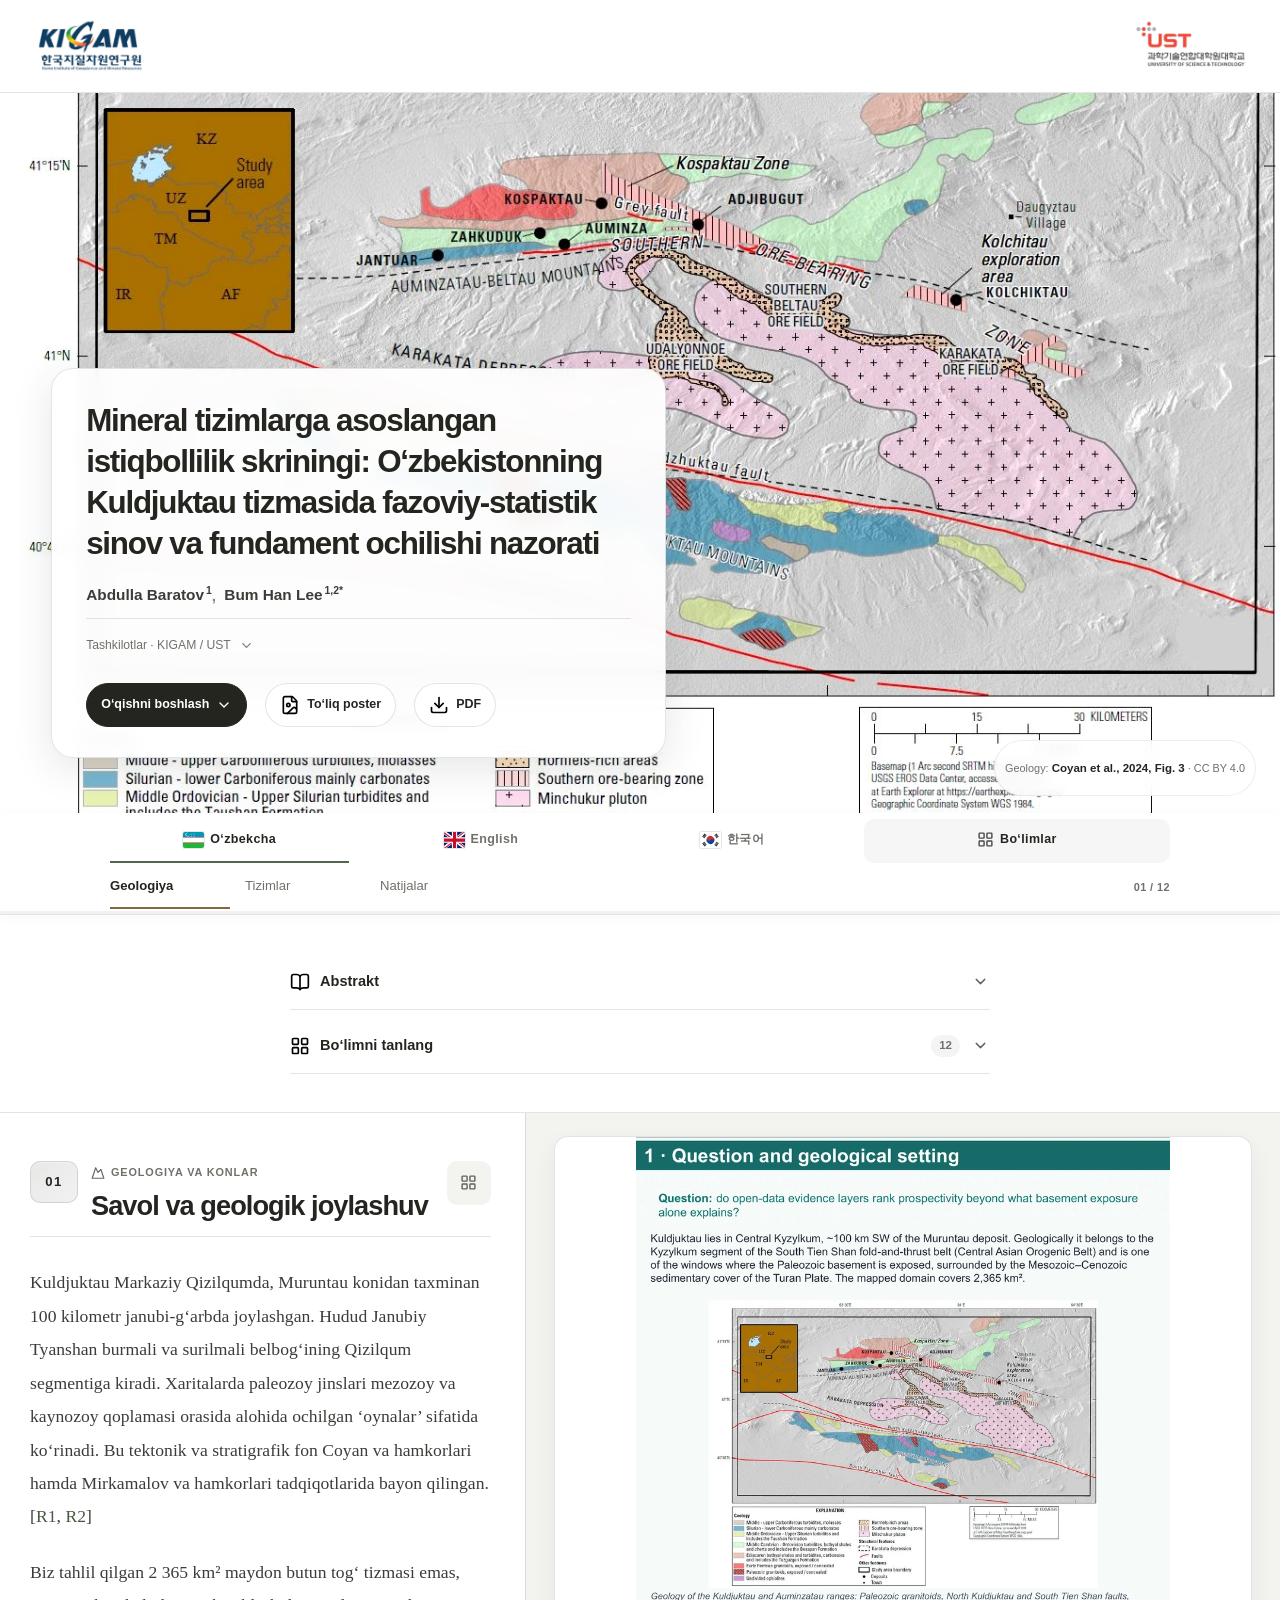
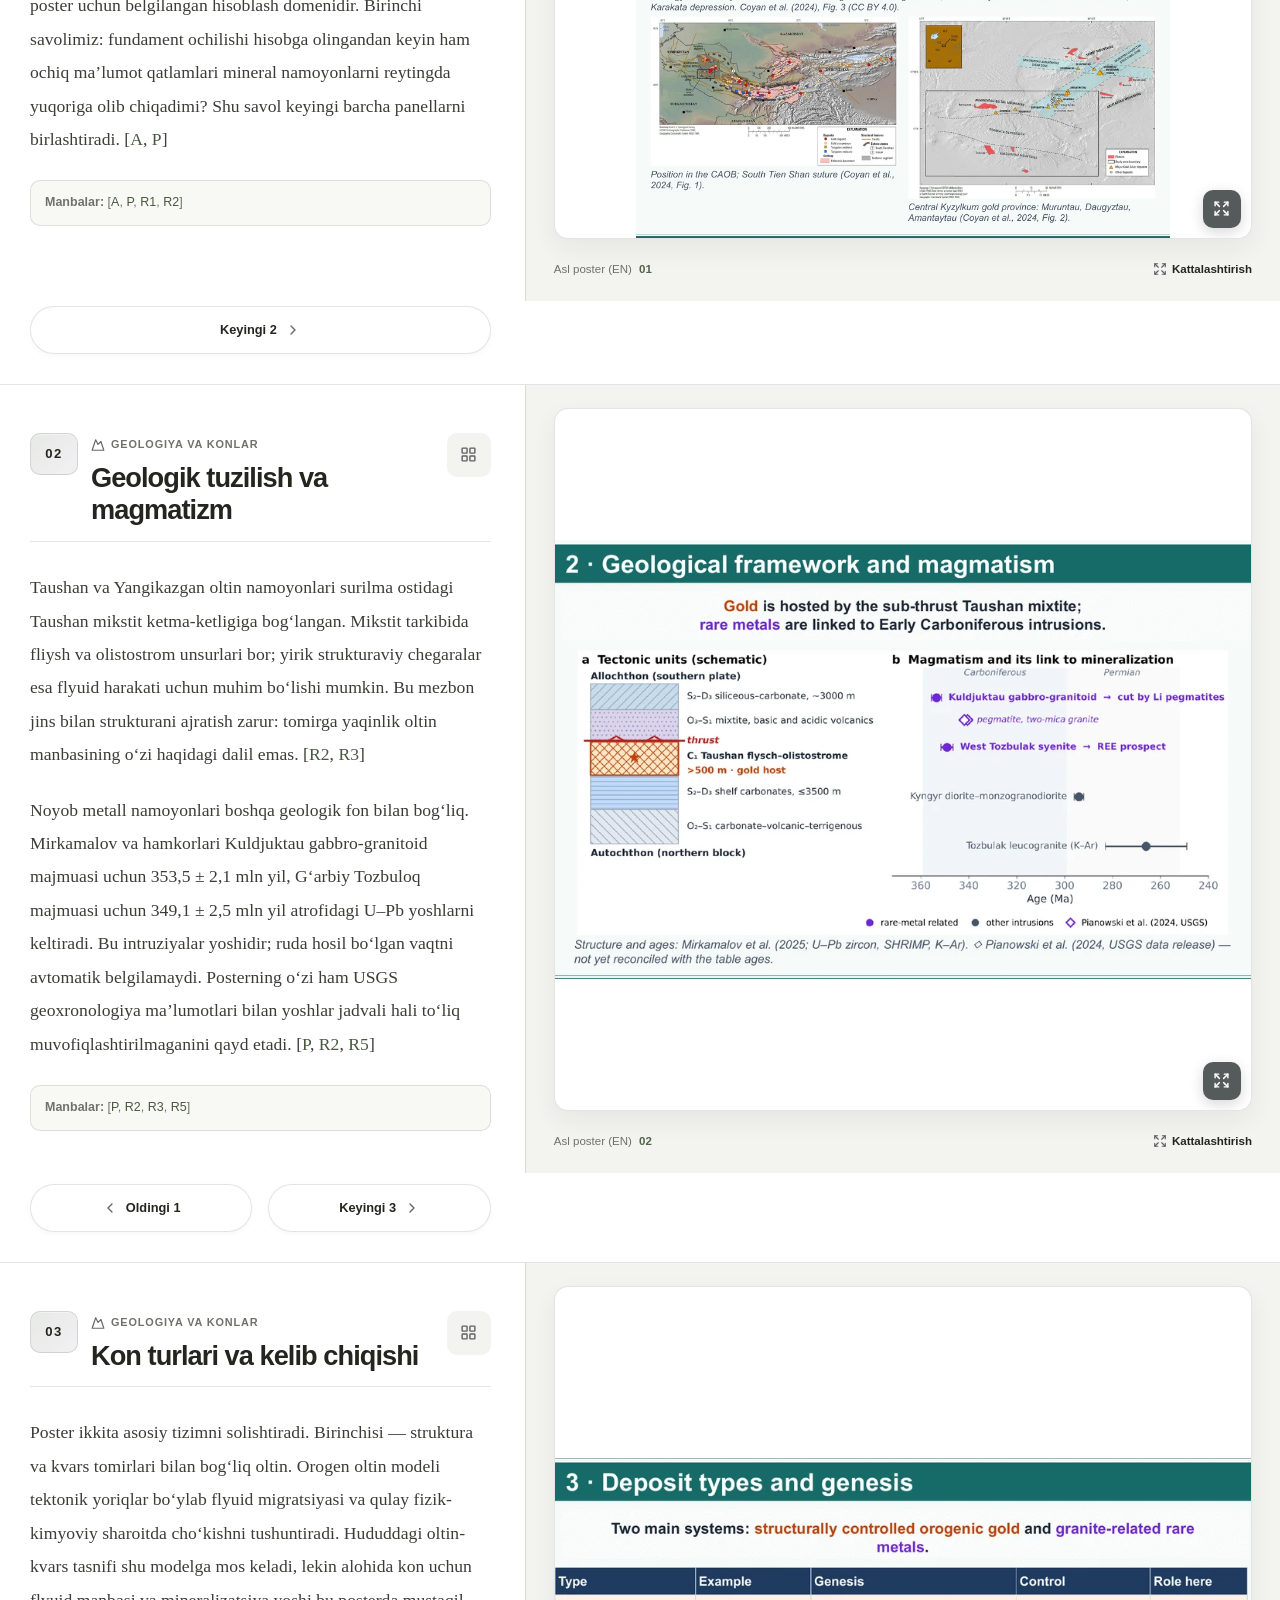
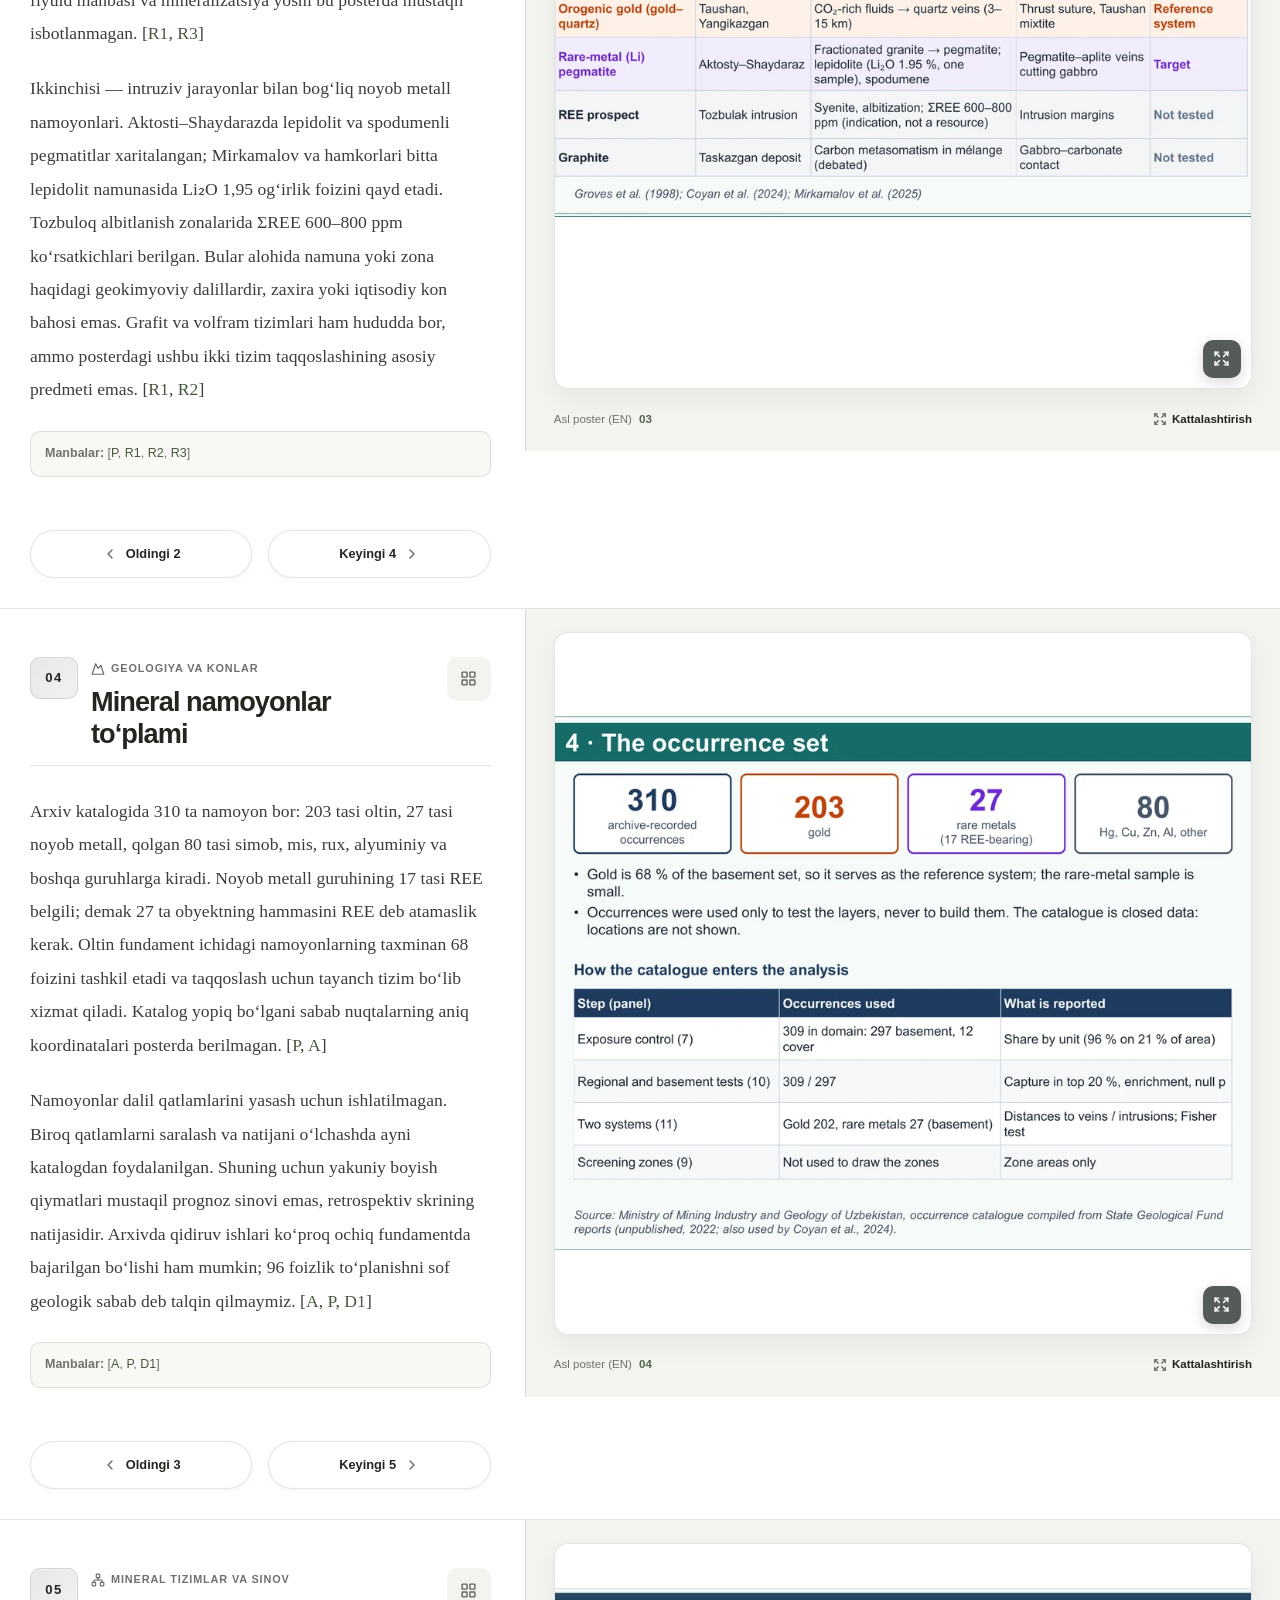
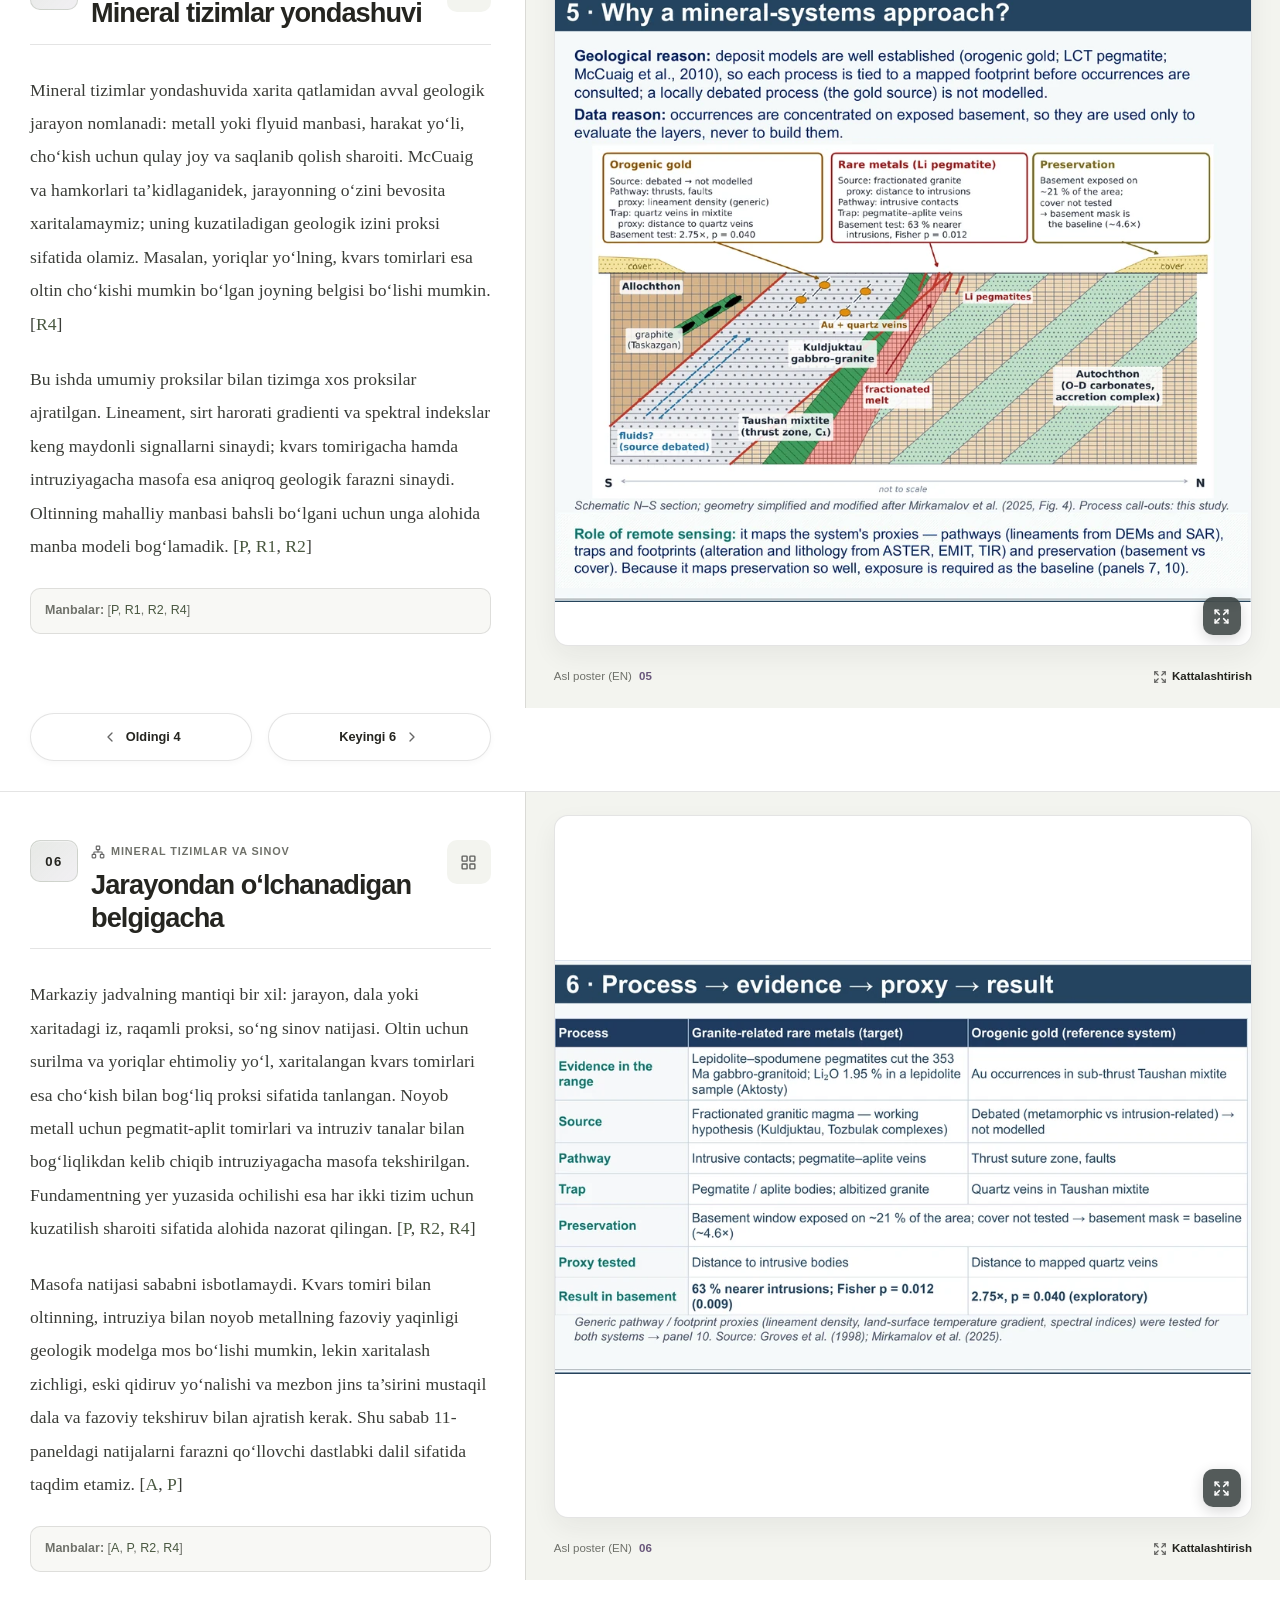
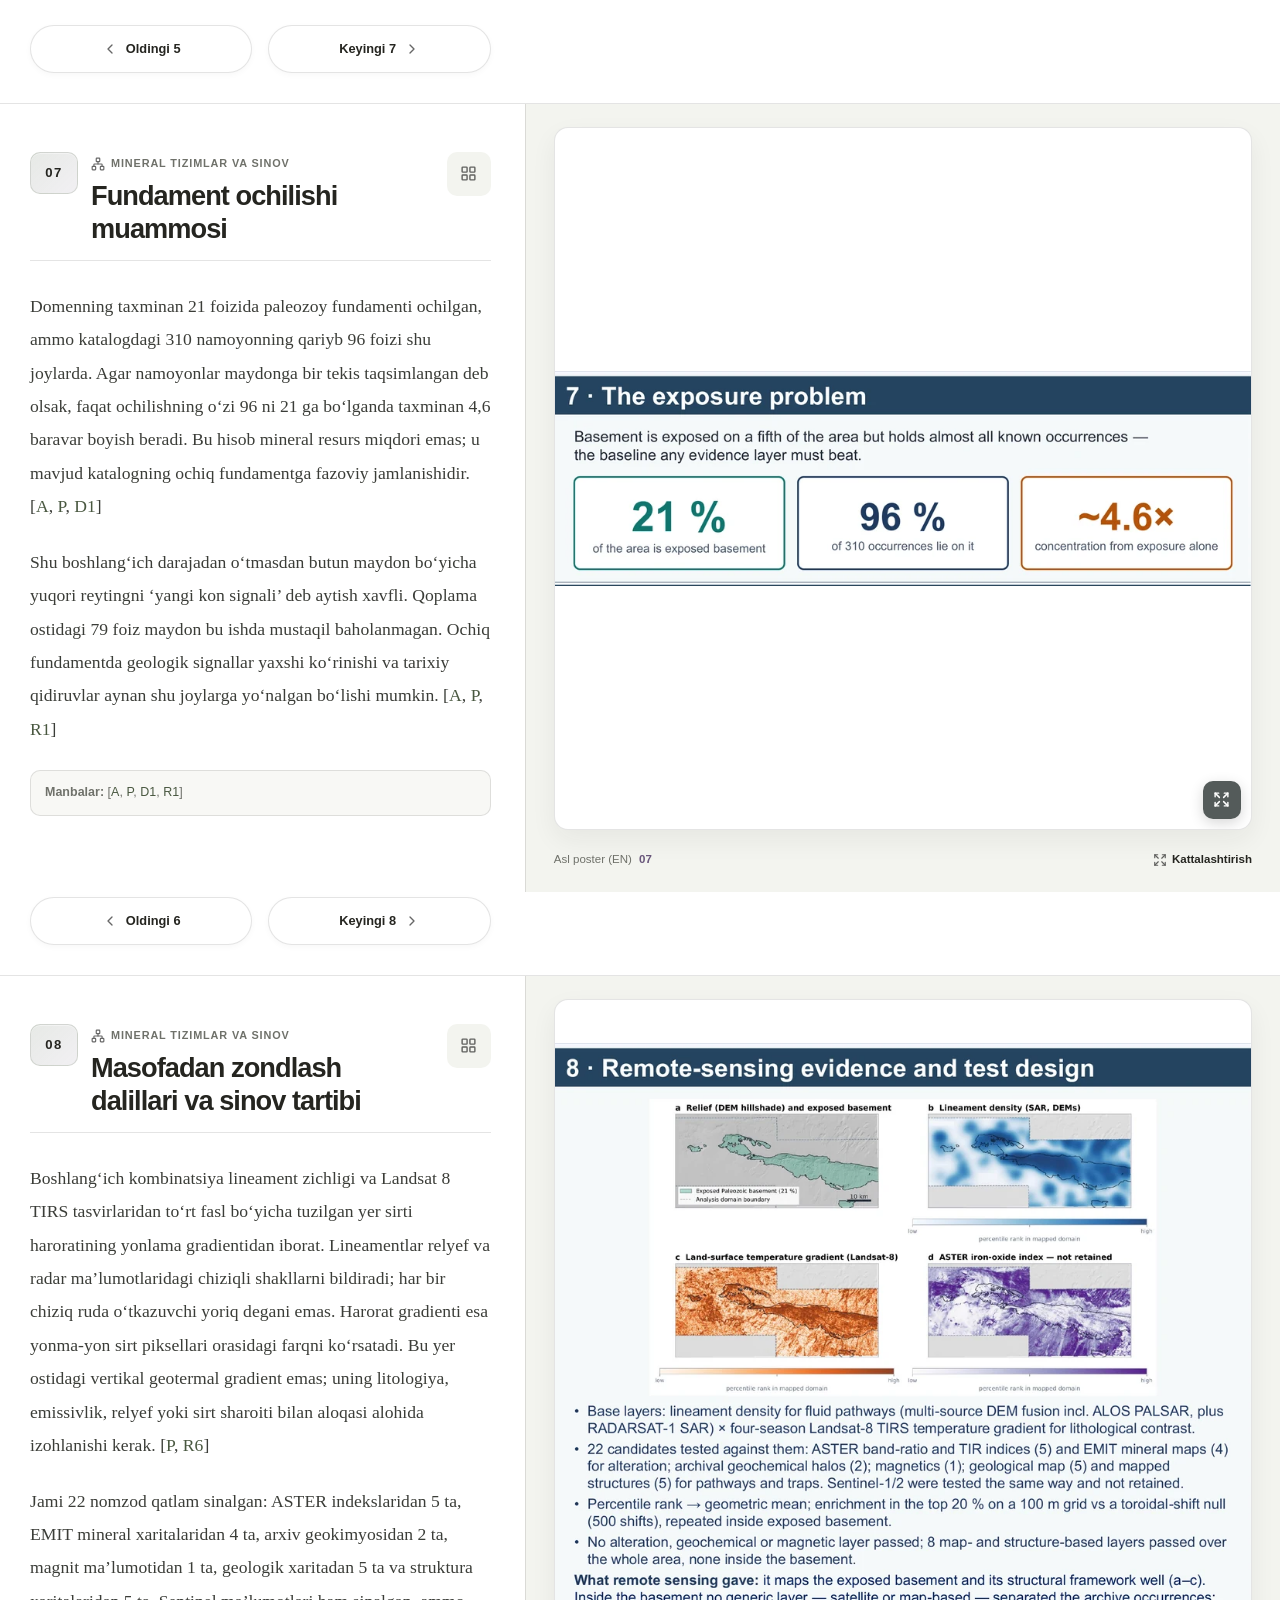
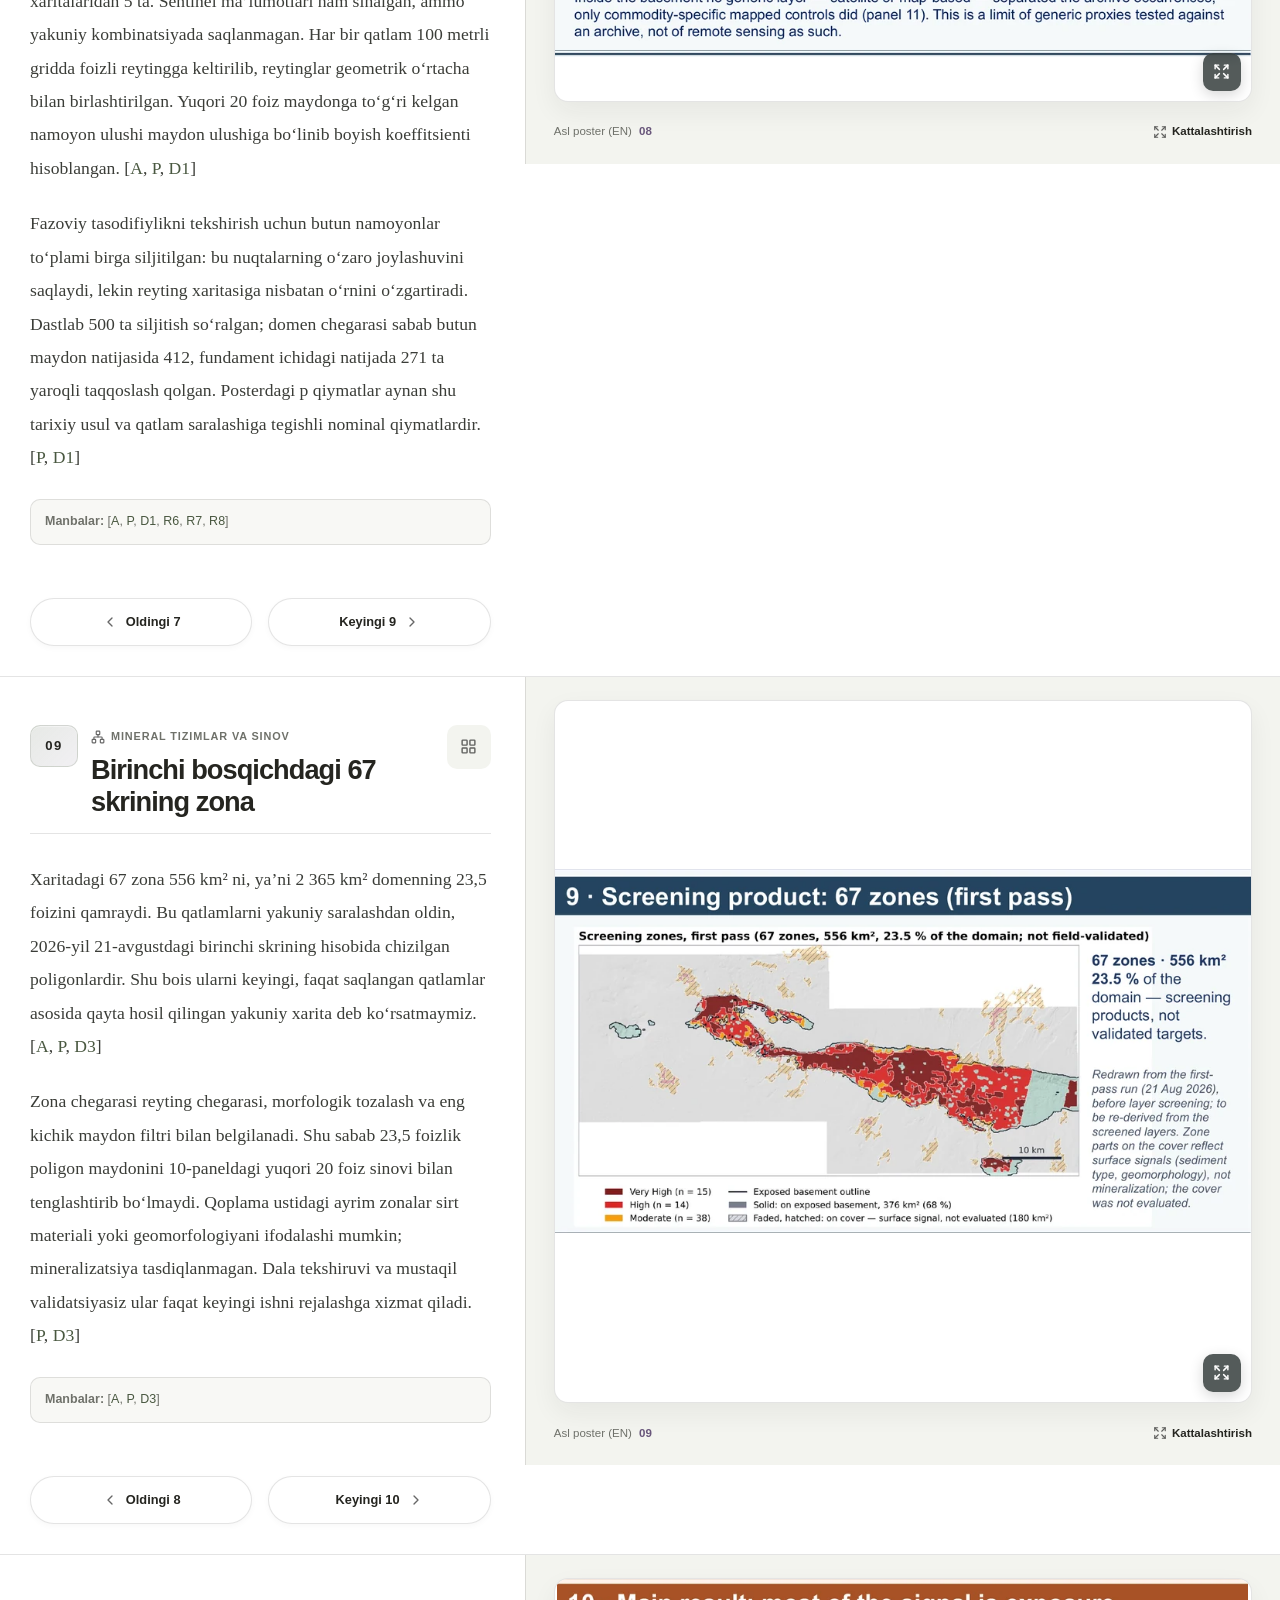
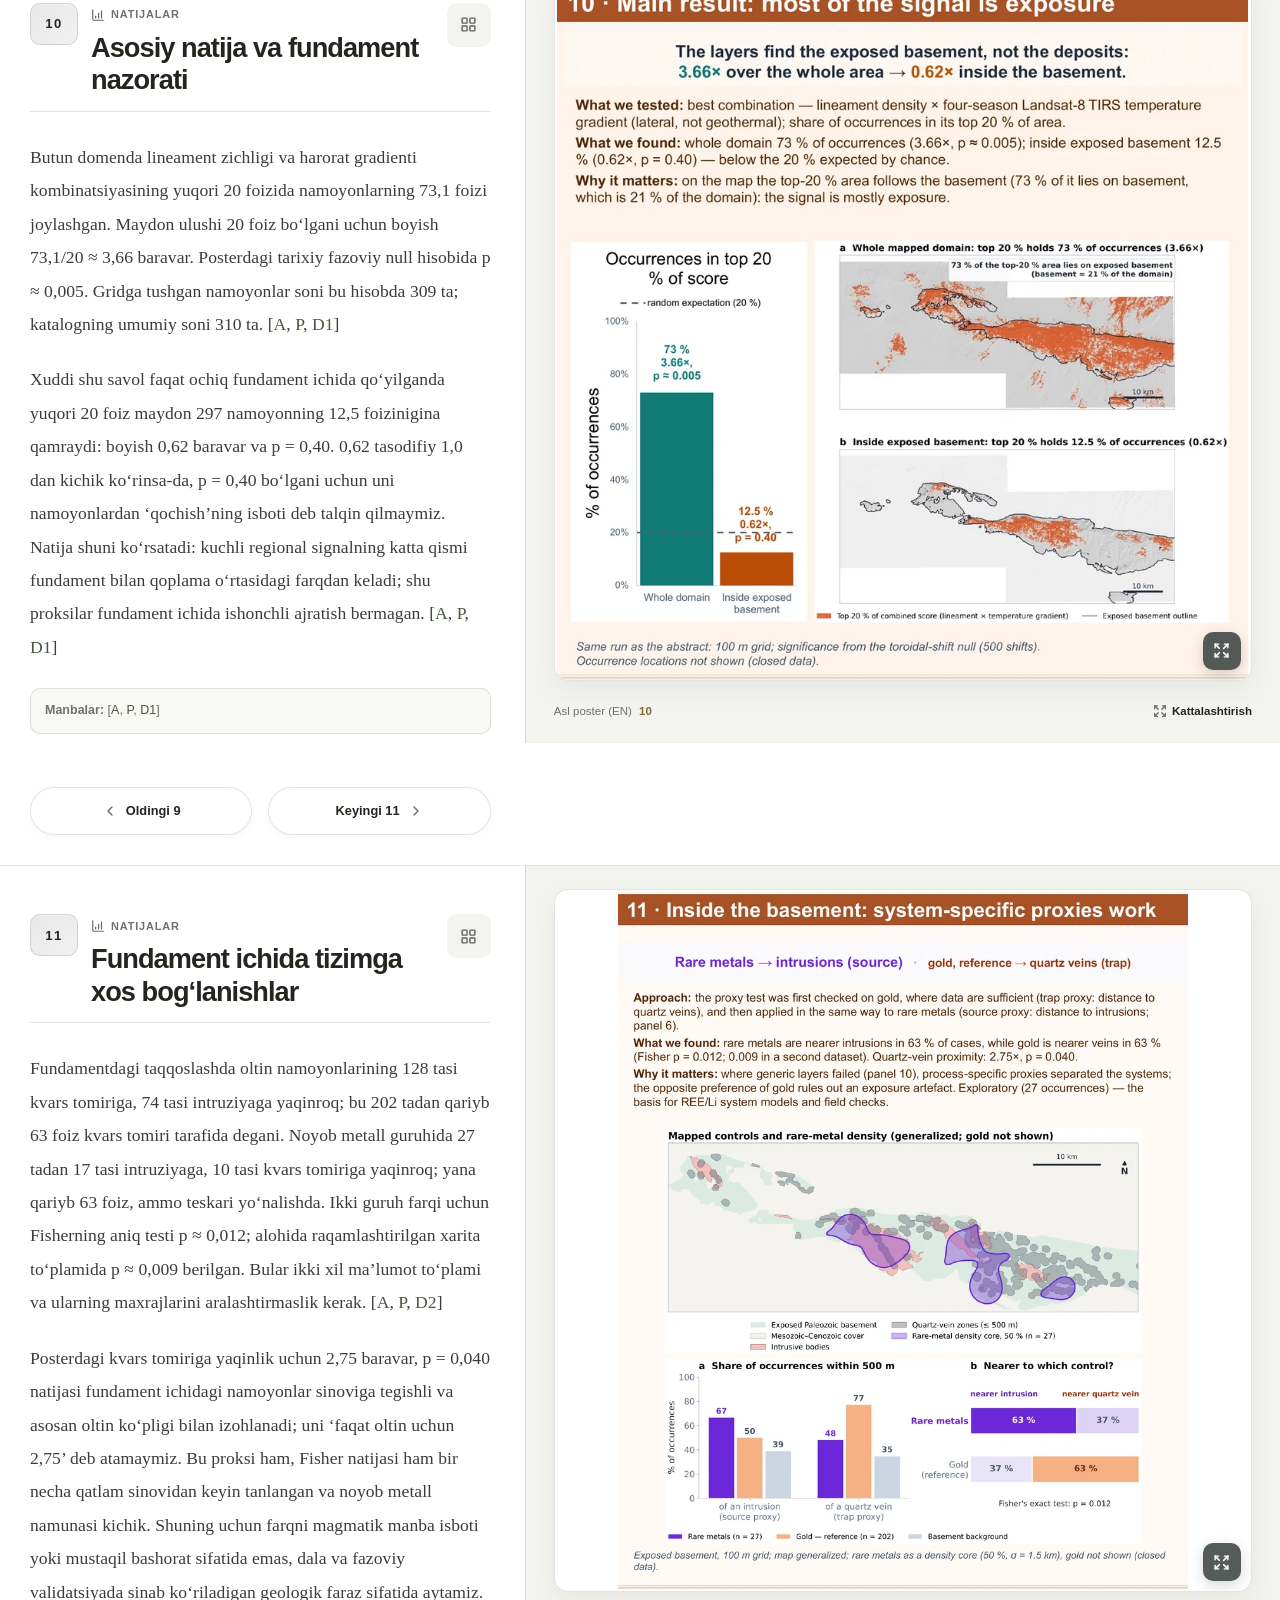
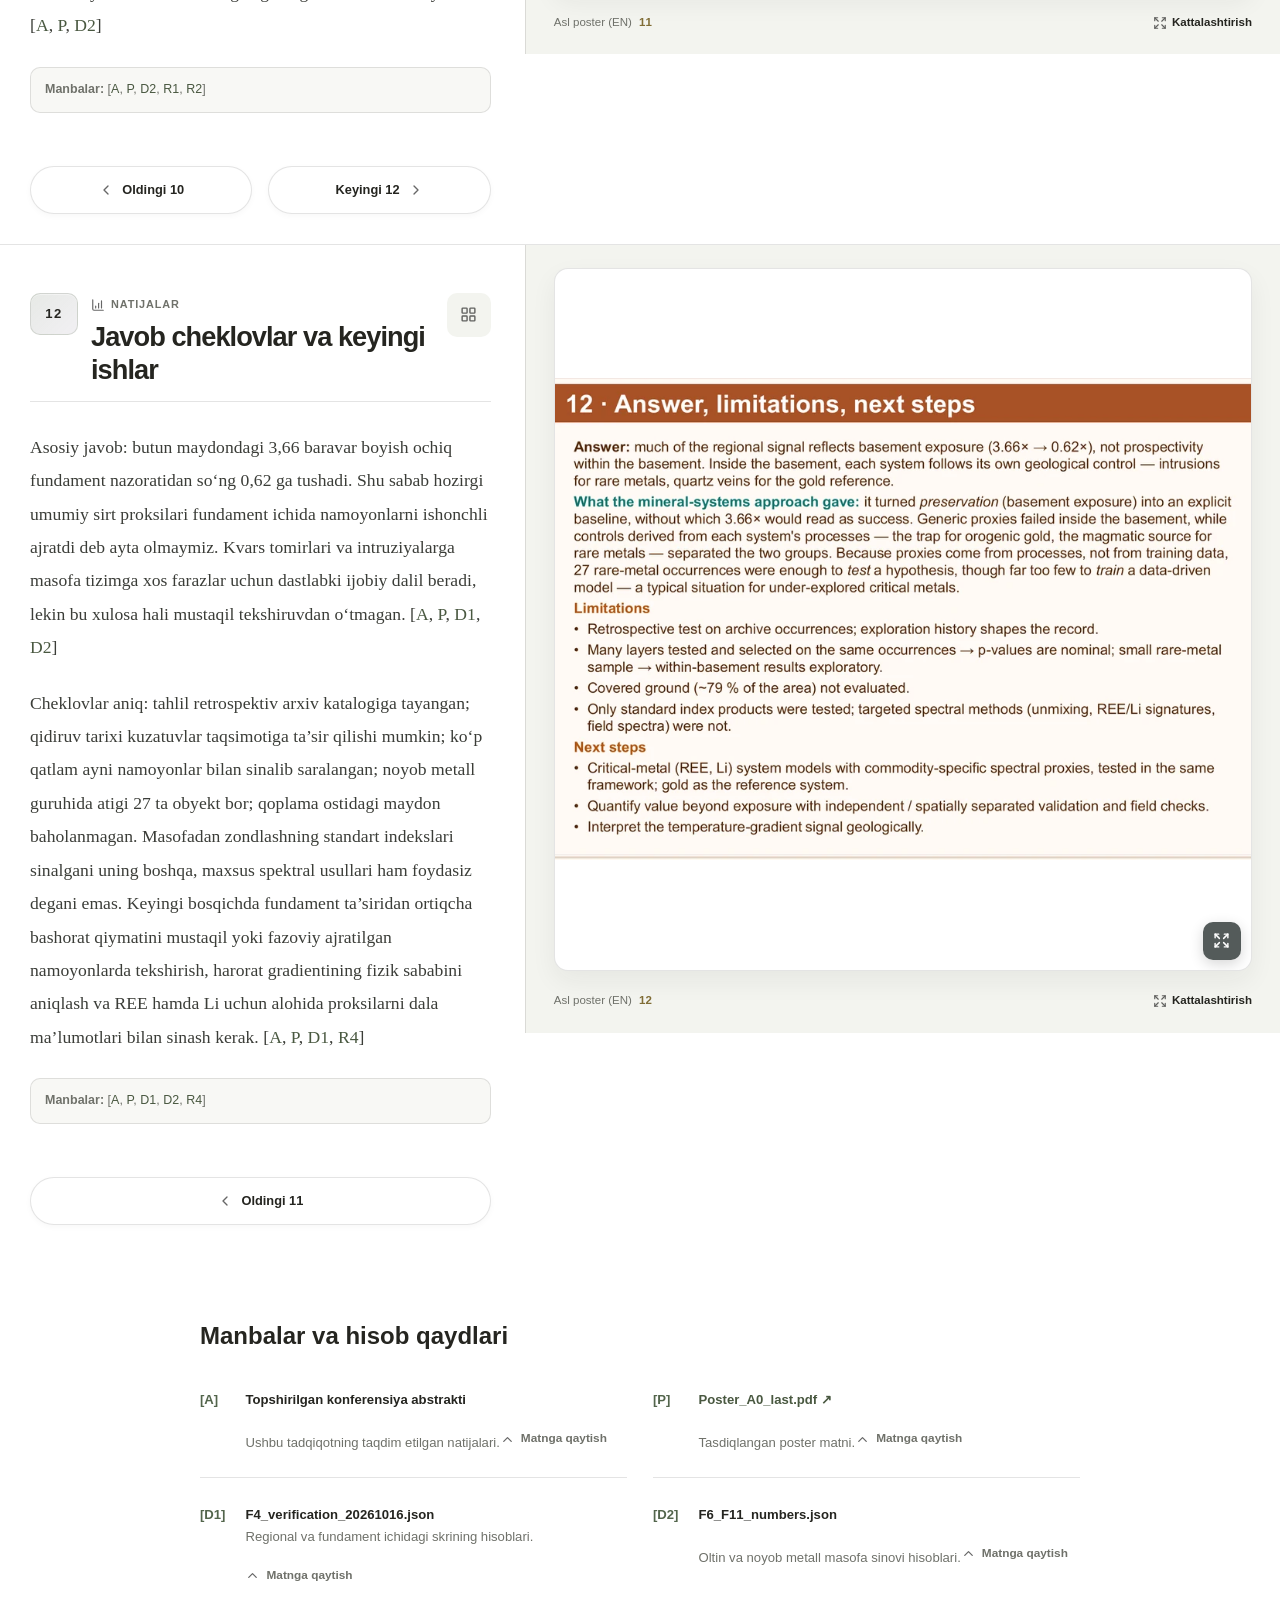
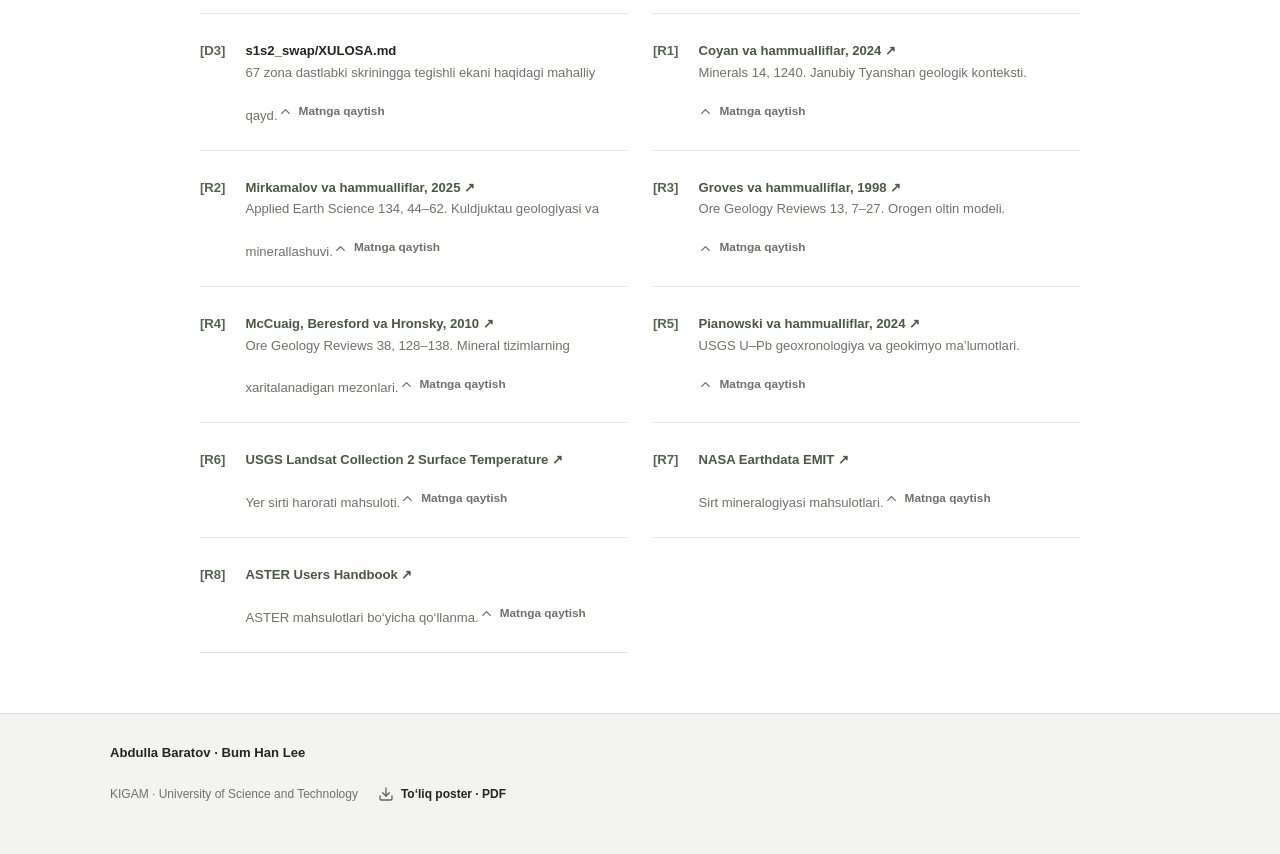
<file: index.html>
<!doctype html>
<html lang="uz">
<head>
  <meta charset="utf-8">
  <meta name="viewport" content="width=device-width, initial-scale=1">
  <meta name="color-scheme" content="light">
  <meta name="description" content="Posterdagi 12 bo‘limning to‘liq o‘zbekcha matni. Har bir QR shu sahifaning tegishli bo‘limini ochadi.">
  <title>Mineral tizimlarga asoslangan istiqbollilik skriningi: O‘zbekistonning Kuldjuktau tizmasida fazoviy-statistik sinov va fundament ochilishi nazorati</title>
  <link rel="stylesheet" href="story.css?v=story-20261026">
  <script src="app.js" defer></script>
</head>
<body>
<header class="story-cover" id="poster-head">
  <div class="brand-row wrap"><img src="assets/kigam-poster.png" alt="Korea Institute of Geoscience and Mineral Resources — KIGAM" class="brand-logo kigam" width="180" height="87"><img src="assets/ust-poster.png" alt="University of Science and Technology — UST" class="brand-logo ust" width="174" height="87"></div>
  <figure class="cover-visual"><a href="assets/cover-geology.webp" data-viewer data-title="Kuldjuktau — Coyan et al. (2024), Fig. 3"><img src="assets/cover-geology-mobile.webp" srcset="assets/cover-geology-mobile.webp 900w, assets/cover-geology.webp 1359w" sizes="100vw" alt="Kuldjuktau and Auminzatau geological map — Coyan et al. (2024), Fig. 3" width="1359" height="1007" fetchpriority="high"></a><figcaption>Geology: <a href="#ref-R1">Coyan et al., 2024, Fig. 3</a> · CC BY 4.0</figcaption></figure>
  <div class="cover-panel"><h1>Mineral tizimlarga asoslangan istiqbollilik skriningi: O‘zbekistonning Kuldjuktau tizmasida fazoviy-statistik sinov va fundament ochilishi nazorati</h1>
  <p class="authors">Abdulla Baratov<sup>1</sup><span class="author-separator">, </span>Bum Han Lee<sup>1,2*</sup></p>
  <details class="cover-affiliations"><summary>Tashkilotlar · KIGAM / UST <img class="icon" src="assets/icons/chevron-down.svg" alt="" aria-hidden="true" width="20" height="20"></summary><div class="affiliations"><p><sup>1</sup> Ore Geology Research Center, Korea Institute of Geoscience and Mineral Resources</p><p><sup>2</sup> Major of Geological Science, University of Science and Technology (UST)</p><a href="mailto:leebh@kigam.re.kr">*leebh@kigam.re.kr</a></div></details>
  <div class="poster-actions"><a class="start-reading" href="#bolim-01">O‘qishni boshlash<img class="icon" src="assets/icons/chevron-down.svg" alt="" aria-hidden="true" width="20" height="20"></a><a href="assets/poster-overview.webp" data-viewer data-original="assets/poster.pdf" data-title="To‘liq poster" aria-label="To‘liq poster" title="To‘liq poster"><img class="icon" src="assets/icons/file-image.svg" alt="" aria-hidden="true" width="20" height="20"><span class="action-label">To‘liq poster</span></a><a href="assets/poster.pdf" download aria-label="PDF" title="PDF"><img class="icon" src="assets/icons/download.svg" alt="" aria-hidden="true" width="20" height="20"><span class="action-label">PDF</span></a></div>
</div></header>
<nav class="language-bar" aria-label="Language / Til / 언어"><div class="toolbar-inner"><a data-page="index.html" href="index.html" hreflang="uz" lang="uz" aria-current="page" aria-label="O‘zbekcha"><img class="flag" src="assets/flags/uz.svg" alt="" aria-hidden="true" width="24" height="18"><span class="lang-full">O‘zbekcha</span><span class="lang-short">O‘z</span></a><a data-page="en.html" href="en.html" hreflang="en" lang="en" aria-label="English"><img class="flag" src="assets/flags/gb.svg" alt="" aria-hidden="true" width="24" height="18"><span class="lang-full">English</span><span class="lang-short">EN</span></a><a data-page="ko.html" href="ko.html" hreflang="ko" lang="ko" aria-label="한국어"><img class="flag" src="assets/flags/kr.svg" alt="" aria-hidden="true" width="24" height="18"><span class="lang-full">한국어</span><span class="lang-short">한국어</span></a><a class="menu-link" href="#mundarija"><img class="icon" src="assets/icons/layout-grid.svg" alt="" aria-hidden="true" width="20" height="20"><span>Bo‘limlar</span></a></div><div class="story-nav"><a href="#bolim-01" data-story-group="0">Geologiya</a><a href="#bolim-05" data-story-group="1">Tizimlar</a><a href="#bolim-10" data-story-group="2">Natijalar</a><span id="story-position">01 / 12</span></div><div class="reading-progress" role="progressbar" aria-label="O‘qish jarayoni" aria-valuemin="0" aria-valuemax="100" aria-valuenow="0"><span></span></div></nav>
<main class="story-main"><div class="story-intro wrap">
  <div class="overview-tools"><details class="abstract"><summary><img class="icon" src="assets/icons/book-open.svg" alt="" aria-hidden="true" width="20" height="20"><span>Abstrakt</span><img class="icon" src="assets/icons/chevron-down.svg" alt="" aria-hidden="true" width="20" height="20"></summary><a href="assets/poster-abstract.webp" data-viewer data-title="Abstrakt"><img src="assets/poster-abstract.webp" alt="Abstrakt — Asl poster (EN)" loading="lazy" width="1600" height="310"></a></details></div>
  <nav id="mundarija" aria-label="Bo‘limlar"><details class="toc"><summary><img class="icon" src="assets/icons/layout-grid.svg" alt="" aria-hidden="true" width="20" height="20"><span>Bo‘limni tanlang</span><span class="section-count">12</span><img class="icon" src="assets/icons/chevron-down.svg" alt="" aria-hidden="true" width="20" height="20"></summary><div class="nav-grid"><a href="#bolim-01" data-group="0"><span class="toc-number">01</span><span>Savol va geologik joylashuv</span><img class="icon" src="assets/icons/chevron-right.svg" alt="" aria-hidden="true" width="20" height="20"></a><a href="#bolim-02" data-group="0"><span class="toc-number">02</span><span>Geologik tuzilish va magmatizm</span><img class="icon" src="assets/icons/chevron-right.svg" alt="" aria-hidden="true" width="20" height="20"></a><a href="#bolim-03" data-group="0"><span class="toc-number">03</span><span>Kon turlari va kelib chiqishi</span><img class="icon" src="assets/icons/chevron-right.svg" alt="" aria-hidden="true" width="20" height="20"></a><a href="#bolim-04" data-group="0"><span class="toc-number">04</span><span>Mineral namoyonlar to‘plami</span><img class="icon" src="assets/icons/chevron-right.svg" alt="" aria-hidden="true" width="20" height="20"></a><a href="#bolim-05" data-group="1"><span class="toc-number">05</span><span>Mineral tizimlar yondashuvi</span><img class="icon" src="assets/icons/chevron-right.svg" alt="" aria-hidden="true" width="20" height="20"></a><a href="#bolim-06" data-group="1"><span class="toc-number">06</span><span>Jarayondan o‘lchanadigan belgigacha</span><img class="icon" src="assets/icons/chevron-right.svg" alt="" aria-hidden="true" width="20" height="20"></a><a href="#bolim-07" data-group="1"><span class="toc-number">07</span><span>Fundament ochilishi muammosi</span><img class="icon" src="assets/icons/chevron-right.svg" alt="" aria-hidden="true" width="20" height="20"></a><a href="#bolim-08" data-group="1"><span class="toc-number">08</span><span>Masofadan zondlash dalillari va sinov tartibi</span><img class="icon" src="assets/icons/chevron-right.svg" alt="" aria-hidden="true" width="20" height="20"></a><a href="#bolim-09" data-group="1"><span class="toc-number">09</span><span>Birinchi bosqichdagi 67 skrining zona</span><img class="icon" src="assets/icons/chevron-right.svg" alt="" aria-hidden="true" width="20" height="20"></a><a href="#bolim-10" data-group="2"><span class="toc-number">10</span><span>Asosiy natija va fundament nazorati</span><img class="icon" src="assets/icons/chevron-right.svg" alt="" aria-hidden="true" width="20" height="20"></a><a href="#bolim-11" data-group="2"><span class="toc-number">11</span><span>Fundament ichida tizimga xos bog‘lanishlar</span><img class="icon" src="assets/icons/chevron-right.svg" alt="" aria-hidden="true" width="20" height="20"></a><a href="#bolim-12" data-group="2"><span class="toc-number">12</span><span>Javob cheklovlar va keyingi ishlar</span><img class="icon" src="assets/icons/chevron-right.svg" alt="" aria-hidden="true" width="20" height="20"></a></div></details></nav>
  </div>
  <section class="chapter" id="bolim-01" data-group="0"><div class="chapter-layout"><figure class="poster-panel"><a class="poster-figure" href="assets/panel-01.webp" data-viewer data-title="1 Savol va geologik joylashuv"><img class="panel-image" src="assets/panel-01-preview.webp" width="900" height="1181" loading="lazy" decoding="async" alt="Asl poster (EN): 1 Savol va geologik joylashuv"><span class="image-action"><img class="icon" src="assets/icons/expand.svg" alt="" aria-hidden="true" width="20" height="20"></span></a><figcaption><span>Asl poster (EN) <b>01</b></span><a href="assets/panel-01.webp" data-viewer data-title="1 Savol va geologik joylashuv"><img class="icon" src="assets/icons/expand.svg" alt="" aria-hidden="true" width="20" height="20">Kattalashtirish</a></figcaption></figure><div class="chapter-copy"><div class="chapter-top"><div class="chapter-number">01</div><div class="chapter-heading"><p class="group-label"><img class="icon" src="assets/icons/mountain.svg" alt="" aria-hidden="true" width="20" height="20">Geologiya va konlar</p><h2>Savol va geologik joylashuv</h2></div><a class="top-link" href="#mundarija" aria-label="Bo‘limlar"><img class="icon" src="assets/icons/layout-grid.svg" alt="" aria-hidden="true" width="20" height="20"></a></div><p>Kuldjuktau Markaziy Qizilqumda, Muruntau konidan taxminan 100 kilometr janubi-g‘arbda joylashgan. Hudud Janubiy Tyanshan burmali va surilmali belbog‘ining Qizilqum segmentiga kiradi. Xaritalarda paleozoy jinslari mezozoy va kaynozoy qoplamasi orasida alohida ochilgan ‘oynalar’ sifatida ko‘rinadi. Bu tektonik va stratigrafik fon Coyan va hamkorlari hamda Mirkamalov va hamkorlari tadqiqotlarida bayon qilingan. [<a href="#ref-R1">R1</a>, <a href="#ref-R2">R2</a>]</p><p>Biz tahlil qilgan 2 365 km² maydon butun tog‘ tizmasi emas, poster uchun belgilangan hisoblash domenidir. Birinchi savolimiz: fundament ochilishi hisobga olingandan keyin ham ochiq ma’lumot qatlamlari mineral namoyonlarni reytingda yuqoriga olib chiqadimi? Shu savol keyingi barcha panellarni birlashtiradi. [<a href="#ref-A">A</a>, <a href="#ref-P">P</a>]</p><p class="evidence"><strong>Manbalar:</strong> [<a href="#ref-A">A</a>, <a href="#ref-P">P</a>, <a href="#ref-R1">R1</a>, <a href="#ref-R2">R2</a>]</p></div></div><nav class="chapter-pagination" aria-label="Bo‘limlar"><a href="#bolim-02"><span>Keyingi 2</span><img class="icon" src="assets/icons/chevron-right.svg" alt="" aria-hidden="true" width="20" height="20"></a></nav></section><section class="chapter" id="bolim-02" data-group="0"><div class="chapter-layout"><figure class="poster-panel"><a class="poster-figure" href="assets/panel-02.webp" data-viewer data-title="2 Geologik tuzilish va magmatizm"><img class="panel-image" src="assets/panel-02-preview.webp" width="900" height="568" loading="lazy" decoding="async" alt="Asl poster (EN): 2 Geologik tuzilish va magmatizm"><span class="image-action"><img class="icon" src="assets/icons/expand.svg" alt="" aria-hidden="true" width="20" height="20"></span></a><figcaption><span>Asl poster (EN) <b>02</b></span><a href="assets/panel-02.webp" data-viewer data-title="2 Geologik tuzilish va magmatizm"><img class="icon" src="assets/icons/expand.svg" alt="" aria-hidden="true" width="20" height="20">Kattalashtirish</a></figcaption></figure><div class="chapter-copy"><div class="chapter-top"><div class="chapter-number">02</div><div class="chapter-heading"><p class="group-label"><img class="icon" src="assets/icons/mountain.svg" alt="" aria-hidden="true" width="20" height="20">Geologiya va konlar</p><h2>Geologik tuzilish va magmatizm</h2></div><a class="top-link" href="#mundarija" aria-label="Bo‘limlar"><img class="icon" src="assets/icons/layout-grid.svg" alt="" aria-hidden="true" width="20" height="20"></a></div><p>Taushan va Yangikazgan oltin namoyonlari surilma ostidagi Taushan mikstit ketma-ketligiga bog‘langan. Mikstit tarkibida fliysh va olistostrom unsurlari bor; yirik strukturaviy chegaralar esa flyuid harakati uchun muhim bo‘lishi mumkin. Bu mezbon jins bilan strukturani ajratish zarur: tomirga yaqinlik oltin manbasining o‘zi haqidagi dalil emas. [<a href="#ref-R2">R2</a>, <a href="#ref-R3">R3</a>]</p><p>Noyob metall namoyonlari boshqa geologik fon bilan bog‘liq. Mirkamalov va hamkorlari Kuldjuktau gabbro-granitoid majmuasi uchun 353,5 ± 2,1 mln yil, G‘arbiy Tozbuloq majmuasi uchun 349,1 ± 2,5 mln yil atrofidagi U–Pb yoshlarni keltiradi. Bu intruziyalar yoshidir; ruda hosil bo‘lgan vaqtni avtomatik belgilamaydi. Posterning o‘zi ham USGS geoxronologiya ma’lumotlari bilan yoshlar jadvali hali to‘liq muvofiqlashtirilmaganini qayd etadi. [<a href="#ref-P">P</a>, <a href="#ref-R2">R2</a>, <a href="#ref-R5">R5</a>]</p><p class="evidence"><strong>Manbalar:</strong> [<a href="#ref-P">P</a>, <a href="#ref-R2">R2</a>, <a href="#ref-R3">R3</a>, <a href="#ref-R5">R5</a>]</p></div></div><nav class="chapter-pagination" aria-label="Bo‘limlar"><a href="#bolim-01"><img class="icon" src="assets/icons/chevron-left.svg" alt="" aria-hidden="true" width="20" height="20"><span>Oldingi 1</span></a><a href="#bolim-03"><span>Keyingi 3</span><img class="icon" src="assets/icons/chevron-right.svg" alt="" aria-hidden="true" width="20" height="20"></a></nav></section><section class="chapter" id="bolim-03" data-group="0"><div class="chapter-layout"><figure class="poster-panel"><a class="poster-figure" href="assets/panel-03.webp" data-viewer data-title="3 Kon turlari va kelib chiqishi"><img class="panel-image" src="assets/panel-03-preview.webp" width="900" height="464" loading="lazy" decoding="async" alt="Asl poster (EN): 3 Kon turlari va kelib chiqishi"><span class="image-action"><img class="icon" src="assets/icons/expand.svg" alt="" aria-hidden="true" width="20" height="20"></span></a><figcaption><span>Asl poster (EN) <b>03</b></span><a href="assets/panel-03.webp" data-viewer data-title="3 Kon turlari va kelib chiqishi"><img class="icon" src="assets/icons/expand.svg" alt="" aria-hidden="true" width="20" height="20">Kattalashtirish</a></figcaption></figure><div class="chapter-copy"><div class="chapter-top"><div class="chapter-number">03</div><div class="chapter-heading"><p class="group-label"><img class="icon" src="assets/icons/mountain.svg" alt="" aria-hidden="true" width="20" height="20">Geologiya va konlar</p><h2>Kon turlari va kelib chiqishi</h2></div><a class="top-link" href="#mundarija" aria-label="Bo‘limlar"><img class="icon" src="assets/icons/layout-grid.svg" alt="" aria-hidden="true" width="20" height="20"></a></div><p>Poster ikkita asosiy tizimni solishtiradi. Birinchisi — struktura va kvars tomirlari bilan bog‘liq oltin. Orogen oltin modeli tektonik yoriqlar bo‘ylab flyuid migratsiyasi va qulay fizik-kimyoviy sharoitda cho‘kishni tushuntiradi. Hududdagi oltin-kvars tasnifi shu modelga mos keladi, lekin alohida kon uchun flyuid manbasi va mineralizatsiya yoshi bu posterda mustaqil isbotlanmagan. [<a href="#ref-R1">R1</a>, <a href="#ref-R3">R3</a>]</p><p>Ikkinchisi — intruziv jarayonlar bilan bog‘liq noyob metall namoyonlari. Aktosti–Shaydarazda lepidolit va spodumenli pegmatitlar xaritalangan; Mirkamalov va hamkorlari bitta lepidolit namunasida Li₂O 1,95 og‘irlik foizini qayd etadi. Tozbuloq albitlanish zonalarida ΣREE 600–800 ppm ko‘rsatkichlari berilgan. Bular alohida namuna yoki zona haqidagi geokimyoviy dalillardir, zaxira yoki iqtisodiy kon bahosi emas. Grafit va volfram tizimlari ham hududda bor, ammo posterdagi ushbu ikki tizim taqqoslashining asosiy predmeti emas. [<a href="#ref-R1">R1</a>, <a href="#ref-R2">R2</a>]</p><p class="evidence"><strong>Manbalar:</strong> [<a href="#ref-P">P</a>, <a href="#ref-R1">R1</a>, <a href="#ref-R2">R2</a>, <a href="#ref-R3">R3</a>]</p></div></div><nav class="chapter-pagination" aria-label="Bo‘limlar"><a href="#bolim-02"><img class="icon" src="assets/icons/chevron-left.svg" alt="" aria-hidden="true" width="20" height="20"><span>Oldingi 2</span></a><a href="#bolim-04"><span>Keyingi 4</span><img class="icon" src="assets/icons/chevron-right.svg" alt="" aria-hidden="true" width="20" height="20"></a></nav></section><section class="chapter" id="bolim-04" data-group="0"><div class="chapter-layout"><figure class="poster-panel"><a class="poster-figure" href="assets/panel-04.webp" data-viewer data-title="4 Mineral namoyonlar to‘plami"><img class="panel-image" src="assets/panel-04-preview.webp" width="900" height="690" loading="lazy" decoding="async" alt="Asl poster (EN): 4 Mineral namoyonlar to‘plami"><span class="image-action"><img class="icon" src="assets/icons/expand.svg" alt="" aria-hidden="true" width="20" height="20"></span></a><figcaption><span>Asl poster (EN) <b>04</b></span><a href="assets/panel-04.webp" data-viewer data-title="4 Mineral namoyonlar to‘plami"><img class="icon" src="assets/icons/expand.svg" alt="" aria-hidden="true" width="20" height="20">Kattalashtirish</a></figcaption></figure><div class="chapter-copy"><div class="chapter-top"><div class="chapter-number">04</div><div class="chapter-heading"><p class="group-label"><img class="icon" src="assets/icons/mountain.svg" alt="" aria-hidden="true" width="20" height="20">Geologiya va konlar</p><h2>Mineral namoyonlar to‘plami</h2></div><a class="top-link" href="#mundarija" aria-label="Bo‘limlar"><img class="icon" src="assets/icons/layout-grid.svg" alt="" aria-hidden="true" width="20" height="20"></a></div><p>Arxiv katalogida 310 ta namoyon bor: 203 tasi oltin, 27 tasi noyob metall, qolgan 80 tasi simob, mis, rux, alyuminiy va boshqa guruhlarga kiradi. Noyob metall guruhining 17 tasi REE belgili; demak 27 ta obyektning hammasini REE deb atamaslik kerak. Oltin fundament ichidagi namoyonlarning taxminan 68 foizini tashkil etadi va taqqoslash uchun tayanch tizim bo‘lib xizmat qiladi. Katalog yopiq bo‘lgani sabab nuqtalarning aniq koordinatalari posterda berilmagan. [<a href="#ref-P">P</a>, <a href="#ref-A">A</a>]</p><p>Namoyonlar dalil qatlamlarini yasash uchun ishlatilmagan. Biroq qatlamlarni saralash va natijani o‘lchashda ayni katalogdan foydalanilgan. Shuning uchun yakuniy boyish qiymatlari mustaqil prognoz sinovi emas, retrospektiv skrining natijasidir. Arxivda qidiruv ishlari ko‘proq ochiq fundamentda bajarilgan bo‘lishi ham mumkin; 96 foizlik to‘planishni sof geologik sabab deb talqin qilmaymiz. [<a href="#ref-A">A</a>, <a href="#ref-P">P</a>, <a href="#ref-D1">D1</a>]</p><p class="evidence"><strong>Manbalar:</strong> [<a href="#ref-A">A</a>, <a href="#ref-P">P</a>, <a href="#ref-D1">D1</a>]</p></div></div><nav class="chapter-pagination" aria-label="Bo‘limlar"><a href="#bolim-03"><img class="icon" src="assets/icons/chevron-left.svg" alt="" aria-hidden="true" width="20" height="20"><span>Oldingi 3</span></a><a href="#bolim-05"><span>Keyingi 5</span><img class="icon" src="assets/icons/chevron-right.svg" alt="" aria-hidden="true" width="20" height="20"></a></nav></section><section class="chapter" id="bolim-05" data-group="1"><div class="chapter-layout"><figure class="poster-panel"><a class="poster-figure" href="assets/panel-05.webp" data-viewer data-title="5 Mineral tizimlar yondashuvi"><img class="panel-image" src="assets/panel-05-preview.webp" width="900" height="794" loading="lazy" decoding="async" alt="Asl poster (EN): 5 Mineral tizimlar yondashuvi"><span class="image-action"><img class="icon" src="assets/icons/expand.svg" alt="" aria-hidden="true" width="20" height="20"></span></a><figcaption><span>Asl poster (EN) <b>05</b></span><a href="assets/panel-05.webp" data-viewer data-title="5 Mineral tizimlar yondashuvi"><img class="icon" src="assets/icons/expand.svg" alt="" aria-hidden="true" width="20" height="20">Kattalashtirish</a></figcaption></figure><div class="chapter-copy"><div class="chapter-top"><div class="chapter-number">05</div><div class="chapter-heading"><p class="group-label"><img class="icon" src="assets/icons/network.svg" alt="" aria-hidden="true" width="20" height="20">Mineral tizimlar va sinov</p><h2>Mineral tizimlar yondashuvi</h2></div><a class="top-link" href="#mundarija" aria-label="Bo‘limlar"><img class="icon" src="assets/icons/layout-grid.svg" alt="" aria-hidden="true" width="20" height="20"></a></div><p>Mineral tizimlar yondashuvida xarita qatlamidan avval geologik jarayon nomlanadi: metall yoki flyuid manbasi, harakat yo‘li, cho‘kish uchun qulay joy va saqlanib qolish sharoiti. McCuaig va hamkorlari ta’kidlaganidek, jarayonning o‘zini bevosita xaritalamaymiz; uning kuzatiladigan geologik izini proksi sifatida olamiz. Masalan, yoriqlar yo‘lning, kvars tomirlari esa oltin cho‘kishi mumkin bo‘lgan joyning belgisi bo‘lishi mumkin. [<a href="#ref-R4">R4</a>]</p><p>Bu ishda umumiy proksilar bilan tizimga xos proksilar ajratilgan. Lineament, sirt harorati gradienti va spektral indekslar keng maydonli signallarni sinaydi; kvars tomirigacha hamda intruziyagacha masofa esa aniqroq geologik farazni sinaydi. Oltinning mahalliy manbasi bahsli bo‘lgani uchun unga alohida manba modeli bog‘lamadik. [<a href="#ref-P">P</a>, <a href="#ref-R1">R1</a>, <a href="#ref-R2">R2</a>]</p><p class="evidence"><strong>Manbalar:</strong> [<a href="#ref-P">P</a>, <a href="#ref-R1">R1</a>, <a href="#ref-R2">R2</a>, <a href="#ref-R4">R4</a>]</p></div></div><nav class="chapter-pagination" aria-label="Bo‘limlar"><a href="#bolim-04"><img class="icon" src="assets/icons/chevron-left.svg" alt="" aria-hidden="true" width="20" height="20"><span>Oldingi 4</span></a><a href="#bolim-06"><span>Keyingi 6</span><img class="icon" src="assets/icons/chevron-right.svg" alt="" aria-hidden="true" width="20" height="20"></a></nav></section><section class="chapter" id="bolim-06" data-group="1"><div class="chapter-layout"><figure class="poster-panel"><a class="poster-figure" href="assets/panel-06.webp" data-viewer data-title="6 Jarayondan o‘lchanadigan belgigacha"><img class="panel-image" src="assets/panel-06-preview.webp" width="900" height="535" loading="lazy" decoding="async" alt="Asl poster (EN): 6 Jarayondan o‘lchanadigan belgigacha"><span class="image-action"><img class="icon" src="assets/icons/expand.svg" alt="" aria-hidden="true" width="20" height="20"></span></a><figcaption><span>Asl poster (EN) <b>06</b></span><a href="assets/panel-06.webp" data-viewer data-title="6 Jarayondan o‘lchanadigan belgigacha"><img class="icon" src="assets/icons/expand.svg" alt="" aria-hidden="true" width="20" height="20">Kattalashtirish</a></figcaption></figure><div class="chapter-copy"><div class="chapter-top"><div class="chapter-number">06</div><div class="chapter-heading"><p class="group-label"><img class="icon" src="assets/icons/network.svg" alt="" aria-hidden="true" width="20" height="20">Mineral tizimlar va sinov</p><h2>Jarayondan o‘lchanadigan belgigacha</h2></div><a class="top-link" href="#mundarija" aria-label="Bo‘limlar"><img class="icon" src="assets/icons/layout-grid.svg" alt="" aria-hidden="true" width="20" height="20"></a></div><p>Markaziy jadvalning mantiqi bir xil: jarayon, dala yoki xaritadagi iz, raqamli proksi, so‘ng sinov natijasi. Oltin uchun surilma va yoriqlar ehtimoliy yo‘l, xaritalangan kvars tomirlari esa cho‘kish bilan bog‘liq proksi sifatida tanlangan. Noyob metall uchun pegmatit-aplit tomirlari va intruziv tanalar bilan bog‘liqlikdan kelib chiqib intruziyagacha masofa tekshirilgan. Fundamentning yer yuzasida ochilishi esa har ikki tizim uchun kuzatilish sharoiti sifatida alohida nazorat qilingan. [<a href="#ref-P">P</a>, <a href="#ref-R2">R2</a>, <a href="#ref-R4">R4</a>]</p><p>Masofa natijasi sababni isbotlamaydi. Kvars tomiri bilan oltinning, intruziya bilan noyob metallning fazoviy yaqinligi geologik modelga mos bo‘lishi mumkin, lekin xaritalash zichligi, eski qidiruv yo‘nalishi va mezbon jins ta’sirini mustaqil dala va fazoviy tekshiruv bilan ajratish kerak. Shu sabab 11-paneldagi natijalarni farazni qo‘llovchi dastlabki dalil sifatida taqdim etamiz. [<a href="#ref-A">A</a>, <a href="#ref-P">P</a>]</p><p class="evidence"><strong>Manbalar:</strong> [<a href="#ref-A">A</a>, <a href="#ref-P">P</a>, <a href="#ref-R2">R2</a>, <a href="#ref-R4">R4</a>]</p></div></div><nav class="chapter-pagination" aria-label="Bo‘limlar"><a href="#bolim-05"><img class="icon" src="assets/icons/chevron-left.svg" alt="" aria-hidden="true" width="20" height="20"><span>Oldingi 5</span></a><a href="#bolim-07"><span>Keyingi 7</span><img class="icon" src="assets/icons/chevron-right.svg" alt="" aria-hidden="true" width="20" height="20"></a></nav></section><section class="chapter" id="bolim-07" data-group="1"><div class="chapter-layout"><figure class="poster-panel"><a class="poster-figure" href="assets/panel-07.webp" data-viewer data-title="7 Fundament ochilishi muammosi"><img class="panel-image" src="assets/panel-07-preview.webp" width="900" height="278" loading="lazy" decoding="async" alt="Asl poster (EN): 7 Fundament ochilishi muammosi"><span class="image-action"><img class="icon" src="assets/icons/expand.svg" alt="" aria-hidden="true" width="20" height="20"></span></a><figcaption><span>Asl poster (EN) <b>07</b></span><a href="assets/panel-07.webp" data-viewer data-title="7 Fundament ochilishi muammosi"><img class="icon" src="assets/icons/expand.svg" alt="" aria-hidden="true" width="20" height="20">Kattalashtirish</a></figcaption></figure><div class="chapter-copy"><div class="chapter-top"><div class="chapter-number">07</div><div class="chapter-heading"><p class="group-label"><img class="icon" src="assets/icons/network.svg" alt="" aria-hidden="true" width="20" height="20">Mineral tizimlar va sinov</p><h2>Fundament ochilishi muammosi</h2></div><a class="top-link" href="#mundarija" aria-label="Bo‘limlar"><img class="icon" src="assets/icons/layout-grid.svg" alt="" aria-hidden="true" width="20" height="20"></a></div><p>Domenning taxminan 21 foizida paleozoy fundamenti ochilgan, ammo katalogdagi 310 namoyonning qariyb 96 foizi shu joylarda. Agar namoyonlar maydonga bir tekis taqsimlangan deb olsak, faqat ochilishning o‘zi 96 ni 21 ga bo‘lganda taxminan 4,6 baravar boyish beradi. Bu hisob mineral resurs miqdori emas; u mavjud katalogning ochiq fundamentga fazoviy jamlanishidir. [<a href="#ref-A">A</a>, <a href="#ref-P">P</a>, <a href="#ref-D1">D1</a>]</p><p>Shu boshlang‘ich darajadan o‘tmasdan butun maydon bo‘yicha yuqori reytingni ‘yangi kon signali’ deb aytish xavfli. Qoplama ostidagi 79 foiz maydon bu ishda mustaqil baholanmagan. Ochiq fundamentda geologik signallar yaxshi ko‘rinishi va tarixiy qidiruvlar aynan shu joylarga yo‘nalgan bo‘lishi mumkin. [<a href="#ref-A">A</a>, <a href="#ref-P">P</a>, <a href="#ref-R1">R1</a>]</p><p class="evidence"><strong>Manbalar:</strong> [<a href="#ref-A">A</a>, <a href="#ref-P">P</a>, <a href="#ref-D1">D1</a>, <a href="#ref-R1">R1</a>]</p></div></div><nav class="chapter-pagination" aria-label="Bo‘limlar"><a href="#bolim-06"><img class="icon" src="assets/icons/chevron-left.svg" alt="" aria-hidden="true" width="20" height="20"><span>Oldingi 6</span></a><a href="#bolim-08"><span>Keyingi 8</span><img class="icon" src="assets/icons/chevron-right.svg" alt="" aria-hidden="true" width="20" height="20"></a></nav></section><section class="chapter" id="bolim-08" data-group="1"><div class="chapter-layout"><figure class="poster-panel"><a class="poster-figure" href="assets/panel-08.webp" data-viewer data-title="8 Masofadan zondlash dalillari va sinov tartibi"><img class="panel-image" src="assets/panel-08-preview.webp" width="900" height="793" loading="lazy" decoding="async" alt="Asl poster (EN): 8 Masofadan zondlash dalillari va sinov tartibi"><span class="image-action"><img class="icon" src="assets/icons/expand.svg" alt="" aria-hidden="true" width="20" height="20"></span></a><figcaption><span>Asl poster (EN) <b>08</b></span><a href="assets/panel-08.webp" data-viewer data-title="8 Masofadan zondlash dalillari va sinov tartibi"><img class="icon" src="assets/icons/expand.svg" alt="" aria-hidden="true" width="20" height="20">Kattalashtirish</a></figcaption></figure><div class="chapter-copy"><div class="chapter-top"><div class="chapter-number">08</div><div class="chapter-heading"><p class="group-label"><img class="icon" src="assets/icons/network.svg" alt="" aria-hidden="true" width="20" height="20">Mineral tizimlar va sinov</p><h2>Masofadan zondlash dalillari va sinov tartibi</h2></div><a class="top-link" href="#mundarija" aria-label="Bo‘limlar"><img class="icon" src="assets/icons/layout-grid.svg" alt="" aria-hidden="true" width="20" height="20"></a></div><p>Boshlang‘ich kombinatsiya lineament zichligi va Landsat 8 TIRS tasvirlaridan to‘rt fasl bo‘yicha tuzilgan yer sirti haroratining yonlama gradientidan iborat. Lineamentlar relyef va radar ma’lumotlaridagi chiziqli shakllarni bildiradi; har bir chiziq ruda o‘tkazuvchi yoriq degani emas. Harorat gradienti esa yonma-yon sirt piksellari orasidagi farqni ko‘rsatadi. Bu yer ostidagi vertikal geotermal gradient emas; uning litologiya, emissivlik, relyef yoki sirt sharoiti bilan aloqasi alohida izohlanishi kerak. [<a href="#ref-P">P</a>, <a href="#ref-R6">R6</a>]</p><p>Jami 22 nomzod qatlam sinalgan: ASTER indekslaridan 5 ta, EMIT mineral xaritalaridan 4 ta, arxiv geokimyosidan 2 ta, magnit ma’lumotidan 1 ta, geologik xaritadan 5 ta va struktura xaritalaridan 5 ta. Sentinel ma’lumotlari ham sinalgan, ammo yakuniy kombinatsiyada saqlanmagan. Har bir qatlam 100 metrli gridda foizli reytingga keltirilib, reytinglar geometrik o‘rtacha bilan birlashtirilgan. Yuqori 20 foiz maydonga to‘g‘ri kelgan namoyon ulushi maydon ulushiga bo‘linib boyish koeffitsienti hisoblangan. [<a href="#ref-A">A</a>, <a href="#ref-P">P</a>, <a href="#ref-D1">D1</a>]</p><p>Fazoviy tasodifiylikni tekshirish uchun butun namoyonlar to‘plami birga siljitilgan: bu nuqtalarning o‘zaro joylashuvini saqlaydi, lekin reyting xaritasiga nisbatan o‘rnini o‘zgartiradi. Dastlab 500 ta siljitish so‘ralgan; domen chegarasi sabab butun maydon natijasida 412, fundament ichidagi natijada 271 ta yaroqli taqqoslash qolgan. Posterdagi p qiymatlar aynan shu tarixiy usul va qatlam saralashiga tegishli nominal qiymatlardir. [<a href="#ref-P">P</a>, <a href="#ref-D1">D1</a>]</p><p class="evidence"><strong>Manbalar:</strong> [<a href="#ref-A">A</a>, <a href="#ref-P">P</a>, <a href="#ref-D1">D1</a>, <a href="#ref-R6">R6</a>, <a href="#ref-R7">R7</a>, <a href="#ref-R8">R8</a>]</p></div></div><nav class="chapter-pagination" aria-label="Bo‘limlar"><a href="#bolim-07"><img class="icon" src="assets/icons/chevron-left.svg" alt="" aria-hidden="true" width="20" height="20"><span>Oldingi 7</span></a><a href="#bolim-09"><span>Keyingi 9</span><img class="icon" src="assets/icons/chevron-right.svg" alt="" aria-hidden="true" width="20" height="20"></a></nav></section><section class="chapter" id="bolim-09" data-group="1"><div class="chapter-layout"><figure class="poster-panel"><a class="poster-figure" href="assets/panel-09.webp" data-viewer data-title="9 Birinchi bosqichdagi 67 skrining zona"><img class="panel-image" src="assets/panel-09-preview.webp" width="900" height="470" loading="lazy" decoding="async" alt="Asl poster (EN): 9 Birinchi bosqichdagi 67 skrining zona"><span class="image-action"><img class="icon" src="assets/icons/expand.svg" alt="" aria-hidden="true" width="20" height="20"></span></a><figcaption><span>Asl poster (EN) <b>09</b></span><a href="assets/panel-09.webp" data-viewer data-title="9 Birinchi bosqichdagi 67 skrining zona"><img class="icon" src="assets/icons/expand.svg" alt="" aria-hidden="true" width="20" height="20">Kattalashtirish</a></figcaption></figure><div class="chapter-copy"><div class="chapter-top"><div class="chapter-number">09</div><div class="chapter-heading"><p class="group-label"><img class="icon" src="assets/icons/network.svg" alt="" aria-hidden="true" width="20" height="20">Mineral tizimlar va sinov</p><h2>Birinchi bosqichdagi 67 skrining zona</h2></div><a class="top-link" href="#mundarija" aria-label="Bo‘limlar"><img class="icon" src="assets/icons/layout-grid.svg" alt="" aria-hidden="true" width="20" height="20"></a></div><p>Xaritadagi 67 zona 556 km² ni, ya’ni 2 365 km² domenning 23,5 foizini qamraydi. Bu qatlamlarni yakuniy saralashdan oldin, 2026-yil 21-avgustdagi birinchi skrining hisobida chizilgan poligonlardir. Shu bois ularni keyingi, faqat saqlangan qatlamlar asosida qayta hosil qilingan yakuniy xarita deb ko‘rsatmaymiz. [<a href="#ref-A">A</a>, <a href="#ref-P">P</a>, <a href="#ref-D3">D3</a>]</p><p>Zona chegarasi reyting chegarasi, morfologik tozalash va eng kichik maydon filtri bilan belgilanadi. Shu sabab 23,5 foizlik poligon maydonini 10-paneldagi yuqori 20 foiz sinovi bilan tenglashtirib bo‘lmaydi. Qoplama ustidagi ayrim zonalar sirt materiali yoki geomorfologiyani ifodalashi mumkin; mineralizatsiya tasdiqlanmagan. Dala tekshiruvi va mustaqil validatsiyasiz ular faqat keyingi ishni rejalashga xizmat qiladi. [<a href="#ref-P">P</a>, <a href="#ref-D3">D3</a>]</p><p class="evidence"><strong>Manbalar:</strong> [<a href="#ref-A">A</a>, <a href="#ref-P">P</a>, <a href="#ref-D3">D3</a>]</p></div></div><nav class="chapter-pagination" aria-label="Bo‘limlar"><a href="#bolim-08"><img class="icon" src="assets/icons/chevron-left.svg" alt="" aria-hidden="true" width="20" height="20"><span>Oldingi 8</span></a><a href="#bolim-10"><span>Keyingi 10</span><img class="icon" src="assets/icons/chevron-right.svg" alt="" aria-hidden="true" width="20" height="20"></a></nav></section><section class="chapter" id="bolim-10" data-group="2"><div class="chapter-layout"><figure class="poster-panel"><a class="poster-figure" href="assets/panel-10.webp" data-viewer data-title="10 Asosiy natija va fundament nazorati"><img class="panel-image" src="assets/panel-10-preview.webp" width="900" height="913" loading="lazy" decoding="async" alt="Asl poster (EN): 10 Asosiy natija va fundament nazorati"><span class="image-action"><img class="icon" src="assets/icons/expand.svg" alt="" aria-hidden="true" width="20" height="20"></span></a><figcaption><span>Asl poster (EN) <b>10</b></span><a href="assets/panel-10.webp" data-viewer data-title="10 Asosiy natija va fundament nazorati"><img class="icon" src="assets/icons/expand.svg" alt="" aria-hidden="true" width="20" height="20">Kattalashtirish</a></figcaption></figure><div class="chapter-copy"><div class="chapter-top"><div class="chapter-number">10</div><div class="chapter-heading"><p class="group-label"><img class="icon" src="assets/icons/chart-column-increasing.svg" alt="" aria-hidden="true" width="20" height="20">Natijalar</p><h2>Asosiy natija va fundament nazorati</h2></div><a class="top-link" href="#mundarija" aria-label="Bo‘limlar"><img class="icon" src="assets/icons/layout-grid.svg" alt="" aria-hidden="true" width="20" height="20"></a></div><p>Butun domenda lineament zichligi va harorat gradienti kombinatsiyasining yuqori 20 foizida namoyonlarning 73,1 foizi joylashgan. Maydon ulushi 20 foiz bo‘lgani uchun boyish 73,1/20 ≈ 3,66 baravar. Posterdagi tarixiy fazoviy null hisobida p ≈ 0,005. Gridga tushgan namoyonlar soni bu hisobda 309 ta; katalogning umumiy soni 310 ta. [<a href="#ref-A">A</a>, <a href="#ref-P">P</a>, <a href="#ref-D1">D1</a>]</p><p>Xuddi shu savol faqat ochiq fundament ichida qo‘yilganda yuqori 20 foiz maydon 297 namoyonning 12,5 foizinigina qamraydi: boyish 0,62 baravar va p = 0,40. 0,62 tasodifiy 1,0 dan kichik ko‘rinsa-da, p = 0,40 bo‘lgani uchun uni namoyonlardan ‘qochish’ning isboti deb talqin qilmaymiz. Natija shuni ko‘rsatadi: kuchli regional signalning katta qismi fundament bilan qoplama o‘rtasidagi farqdan keladi; shu proksilar fundament ichida ishonchli ajratish bermagan. [<a href="#ref-A">A</a>, <a href="#ref-P">P</a>, <a href="#ref-D1">D1</a>]</p><p class="evidence"><strong>Manbalar:</strong> [<a href="#ref-A">A</a>, <a href="#ref-P">P</a>, <a href="#ref-D1">D1</a>]</p></div></div><nav class="chapter-pagination" aria-label="Bo‘limlar"><a href="#bolim-09"><img class="icon" src="assets/icons/chevron-left.svg" alt="" aria-hidden="true" width="20" height="20"><span>Oldingi 9</span></a><a href="#bolim-11"><span>Keyingi 11</span><img class="icon" src="assets/icons/chevron-right.svg" alt="" aria-hidden="true" width="20" height="20"></a></nav></section><section class="chapter" id="bolim-11" data-group="2"><div class="chapter-layout"><figure class="poster-panel"><a class="poster-figure" href="assets/panel-11.webp" data-viewer data-title="11 Fundament ichida tizimga xos bog‘lanishlar"><img class="panel-image" src="assets/panel-11-preview.webp" width="900" height="1106" loading="lazy" decoding="async" alt="Asl poster (EN): 11 Fundament ichida tizimga xos bog‘lanishlar"><span class="image-action"><img class="icon" src="assets/icons/expand.svg" alt="" aria-hidden="true" width="20" height="20"></span></a><figcaption><span>Asl poster (EN) <b>11</b></span><a href="assets/panel-11.webp" data-viewer data-title="11 Fundament ichida tizimga xos bog‘lanishlar"><img class="icon" src="assets/icons/expand.svg" alt="" aria-hidden="true" width="20" height="20">Kattalashtirish</a></figcaption></figure><div class="chapter-copy"><div class="chapter-top"><div class="chapter-number">11</div><div class="chapter-heading"><p class="group-label"><img class="icon" src="assets/icons/chart-column-increasing.svg" alt="" aria-hidden="true" width="20" height="20">Natijalar</p><h2>Fundament ichida tizimga xos bog‘lanishlar</h2></div><a class="top-link" href="#mundarija" aria-label="Bo‘limlar"><img class="icon" src="assets/icons/layout-grid.svg" alt="" aria-hidden="true" width="20" height="20"></a></div><p>Fundamentdagi taqqoslashda oltin namoyonlarining 128 tasi kvars tomiriga, 74 tasi intruziyaga yaqinroq; bu 202 tadan qariyb 63 foiz kvars tomiri tarafida degani. Noyob metall guruhida 27 tadan 17 tasi intruziyaga, 10 tasi kvars tomiriga yaqinroq; yana qariyb 63 foiz, ammo teskari yo‘nalishda. Ikki guruh farqi uchun Fisherning aniq testi p ≈ 0,012; alohida raqamlashtirilgan xarita to‘plamida p ≈ 0,009 berilgan. Bular ikki xil ma’lumot to‘plami va ularning maxrajlarini aralashtirmaslik kerak. [<a href="#ref-A">A</a>, <a href="#ref-P">P</a>, <a href="#ref-D2">D2</a>]</p><p>Posterdagi kvars tomiriga yaqinlik uchun 2,75 baravar, p = 0,040 natijasi fundament ichidagi namoyonlar sinoviga tegishli va asosan oltin ko‘pligi bilan izohlanadi; uni ‘faqat oltin uchun 2,75’ deb atamaymiz. Bu proksi ham, Fisher natijasi ham bir necha qatlam sinovidan keyin tanlangan va noyob metall namunasi kichik. Shuning uchun farqni magmatik manba isboti yoki mustaqil bashorat sifatida emas, dala va fazoviy validatsiyada sinab ko‘riladigan geologik faraz sifatida aytamiz. [<a href="#ref-A">A</a>, <a href="#ref-P">P</a>, <a href="#ref-D2">D2</a>]</p><p class="evidence"><strong>Manbalar:</strong> [<a href="#ref-A">A</a>, <a href="#ref-P">P</a>, <a href="#ref-D2">D2</a>, <a href="#ref-R1">R1</a>, <a href="#ref-R2">R2</a>]</p></div></div><nav class="chapter-pagination" aria-label="Bo‘limlar"><a href="#bolim-10"><img class="icon" src="assets/icons/chevron-left.svg" alt="" aria-hidden="true" width="20" height="20"><span>Oldingi 10</span></a><a href="#bolim-12"><span>Keyingi 12</span><img class="icon" src="assets/icons/chevron-right.svg" alt="" aria-hidden="true" width="20" height="20"></a></nav></section><section class="chapter" id="bolim-12" data-group="2"><div class="chapter-layout"><figure class="poster-panel"><a class="poster-figure" href="assets/panel-12.webp" data-viewer data-title="12 Javob cheklovlar va keyingi ishlar"><img class="panel-image" src="assets/panel-12-preview.webp" width="900" height="623" loading="lazy" decoding="async" alt="Asl poster (EN): 12 Javob cheklovlar va keyingi ishlar"><span class="image-action"><img class="icon" src="assets/icons/expand.svg" alt="" aria-hidden="true" width="20" height="20"></span></a><figcaption><span>Asl poster (EN) <b>12</b></span><a href="assets/panel-12.webp" data-viewer data-title="12 Javob cheklovlar va keyingi ishlar"><img class="icon" src="assets/icons/expand.svg" alt="" aria-hidden="true" width="20" height="20">Kattalashtirish</a></figcaption></figure><div class="chapter-copy"><div class="chapter-top"><div class="chapter-number">12</div><div class="chapter-heading"><p class="group-label"><img class="icon" src="assets/icons/chart-column-increasing.svg" alt="" aria-hidden="true" width="20" height="20">Natijalar</p><h2>Javob cheklovlar va keyingi ishlar</h2></div><a class="top-link" href="#mundarija" aria-label="Bo‘limlar"><img class="icon" src="assets/icons/layout-grid.svg" alt="" aria-hidden="true" width="20" height="20"></a></div><p>Asosiy javob: butun maydondagi 3,66 baravar boyish ochiq fundament nazoratidan so‘ng 0,62 ga tushadi. Shu sabab hozirgi umumiy sirt proksilari fundament ichida namoyonlarni ishonchli ajratdi deb ayta olmaymiz. Kvars tomirlari va intruziyalarga masofa tizimga xos farazlar uchun dastlabki ijobiy dalil beradi, lekin bu xulosa hali mustaqil tekshiruvdan o‘tmagan. [<a href="#ref-A">A</a>, <a href="#ref-P">P</a>, <a href="#ref-D1">D1</a>, <a href="#ref-D2">D2</a>]</p><p>Cheklovlar aniq: tahlil retrospektiv arxiv katalogiga tayangan; qidiruv tarixi kuzatuvlar taqsimotiga ta’sir qilishi mumkin; ko‘p qatlam ayni namoyonlar bilan sinalib saralangan; noyob metall guruhida atigi 27 ta obyekt bor; qoplama ostidagi maydon baholanmagan. Masofadan zondlashning standart indekslari sinalgani uning boshqa, maxsus spektral usullari ham foydasiz degani emas. Keyingi bosqichda fundament ta’siridan ortiqcha bashorat qiymatini mustaqil yoki fazoviy ajratilgan namoyonlarda tekshirish, harorat gradientining fizik sababini aniqlash va REE hamda Li uchun alohida proksilarni dala ma’lumotlari bilan sinash kerak. [<a href="#ref-A">A</a>, <a href="#ref-P">P</a>, <a href="#ref-D1">D1</a>, <a href="#ref-R4">R4</a>]</p><p class="evidence"><strong>Manbalar:</strong> [<a href="#ref-A">A</a>, <a href="#ref-P">P</a>, <a href="#ref-D1">D1</a>, <a href="#ref-D2">D2</a>, <a href="#ref-R4">R4</a>]</p></div></div><nav class="chapter-pagination" aria-label="Bo‘limlar"><a href="#bolim-11"><img class="icon" src="assets/icons/chevron-left.svg" alt="" aria-hidden="true" width="20" height="20"><span>Oldingi 11</span></a></nav></section>
  <section class="sources wrap" id="manbalar"><h2>Manbalar va hisob qaydlari</h2><ol><li id="ref-A"><span class="ref-code">[A]</span><div><strong>Topshirilgan konferensiya abstrakti</strong><br><span>Ushbu tadqiqotning taqdim etilgan natijalari.</span><a class="source-back" href="#mundarija"><img class="icon" src="assets/icons/chevron-up.svg" alt="" aria-hidden="true" width="20" height="20">Matnga qaytish</a></div></li><li id="ref-P"><span class="ref-code">[P]</span><div><strong><a href="assets/poster.pdf" target="_blank" rel="noopener noreferrer">Poster_A0_last.pdf ↗</a></strong><br><span>Tasdiqlangan poster matni.</span><a class="source-back" href="#mundarija"><img class="icon" src="assets/icons/chevron-up.svg" alt="" aria-hidden="true" width="20" height="20">Matnga qaytish</a></div></li><li id="ref-D1"><span class="ref-code">[D1]</span><div><strong>F4_verification_20261016.json</strong><br><span>Regional va fundament ichidagi skrining hisoblari.</span><a class="source-back" href="#mundarija"><img class="icon" src="assets/icons/chevron-up.svg" alt="" aria-hidden="true" width="20" height="20">Matnga qaytish</a></div></li><li id="ref-D2"><span class="ref-code">[D2]</span><div><strong>F6_F11_numbers.json</strong><br><span>Oltin va noyob metall masofa sinovi hisoblari.</span><a class="source-back" href="#mundarija"><img class="icon" src="assets/icons/chevron-up.svg" alt="" aria-hidden="true" width="20" height="20">Matnga qaytish</a></div></li><li id="ref-D3"><span class="ref-code">[D3]</span><div><strong>s1s2_swap/XULOSA.md</strong><br><span>67 zona dastlabki skriningga tegishli ekani haqidagi mahalliy qayd.</span><a class="source-back" href="#mundarija"><img class="icon" src="assets/icons/chevron-up.svg" alt="" aria-hidden="true" width="20" height="20">Matnga qaytish</a></div></li><li id="ref-R1"><span class="ref-code">[R1]</span><div><strong><a href="https://doi.org/10.3390/min14121240" target="_blank" rel="noopener noreferrer">Coyan va hammualliflar, 2024 ↗</a></strong><br><span>Minerals 14, 1240. Janubiy Tyanshan geologik konteksti.</span><a class="source-back" href="#mundarija"><img class="icon" src="assets/icons/chevron-up.svg" alt="" aria-hidden="true" width="20" height="20">Matnga qaytish</a></div></li><li id="ref-R2"><span class="ref-code">[R2]</span><div><strong><a href="https://doi.org/10.1177/25726838241307175" target="_blank" rel="noopener noreferrer">Mirkamalov va hammualliflar, 2025 ↗</a></strong><br><span>Applied Earth Science 134, 44–62. Kuldjuktau geologiyasi va minerallashuvi.</span><a class="source-back" href="#mundarija"><img class="icon" src="assets/icons/chevron-up.svg" alt="" aria-hidden="true" width="20" height="20">Matnga qaytish</a></div></li><li id="ref-R3"><span class="ref-code">[R3]</span><div><strong><a href="https://doi.org/10.1016/S0169-1368(97)00012-7" target="_blank" rel="noopener noreferrer">Groves va hammualliflar, 1998 ↗</a></strong><br><span>Ore Geology Reviews 13, 7–27. Orogen oltin modeli.</span><a class="source-back" href="#mundarija"><img class="icon" src="assets/icons/chevron-up.svg" alt="" aria-hidden="true" width="20" height="20">Matnga qaytish</a></div></li><li id="ref-R4"><span class="ref-code">[R4]</span><div><strong><a href="https://doi.org/10.1016/j.oregeorev.2010.05.008" target="_blank" rel="noopener noreferrer">McCuaig, Beresford va Hronsky, 2010 ↗</a></strong><br><span>Ore Geology Reviews 38, 128–138. Mineral tizimlarning xaritalanadigan mezonlari.</span><a class="source-back" href="#mundarija"><img class="icon" src="assets/icons/chevron-up.svg" alt="" aria-hidden="true" width="20" height="20">Matnga qaytish</a></div></li><li id="ref-R5"><span class="ref-code">[R5]</span><div><strong><a href="https://doi.org/10.5066/P9ILRITQ" target="_blank" rel="noopener noreferrer">Pianowski va hammualliflar, 2024 ↗</a></strong><br><span>USGS U–Pb geoxronologiya va geokimyo ma’lumotlari.</span><a class="source-back" href="#mundarija"><img class="icon" src="assets/icons/chevron-up.svg" alt="" aria-hidden="true" width="20" height="20">Matnga qaytish</a></div></li><li id="ref-R6"><span class="ref-code">[R6]</span><div><strong><a href="https://www.usgs.gov/landsat-missions/landsat-collection-2-surface-temperature" target="_blank" rel="noopener noreferrer">USGS Landsat Collection 2 Surface Temperature ↗</a></strong><br><span>Yer sirti harorati mahsuloti.</span><a class="source-back" href="#mundarija"><img class="icon" src="assets/icons/chevron-up.svg" alt="" aria-hidden="true" width="20" height="20">Matnga qaytish</a></div></li><li id="ref-R7"><span class="ref-code">[R7]</span><div><strong><a href="https://www.earthdata.nasa.gov/learn/webinars/lp-daac-usgs-webinar-emit-surface-mineralogy-greenhouse-gas-products-resources" target="_blank" rel="noopener noreferrer">NASA Earthdata EMIT ↗</a></strong><br><span>Sirt mineralogiyasi mahsulotlari.</span><a class="source-back" href="#mundarija"><img class="icon" src="assets/icons/chevron-up.svg" alt="" aria-hidden="true" width="20" height="20">Matnga qaytish</a></div></li><li id="ref-R8"><span class="ref-code">[R8]</span><div><strong><a href="https://lpdaac.usgs.gov/documents/262/ASTER_User_Handbook_v2.pdf" target="_blank" rel="noopener noreferrer">ASTER Users Handbook ↗</a></strong><br><span>ASTER mahsulotlari bo‘yicha qo‘llanma.</span><a class="source-back" href="#mundarija"><img class="icon" src="assets/icons/chevron-up.svg" alt="" aria-hidden="true" width="20" height="20">Matnga qaytish</a></div></li></ol></section>
</main>
<footer><div class="wrap"><strong>Abdulla Baratov · Bum Han Lee</strong><span>KIGAM · University of Science and Technology</span><a href="assets/poster.pdf"><img class="icon" src="assets/icons/download.svg" alt="" aria-hidden="true" width="20" height="20">To‘liq poster · PDF</a></div></footer>
<dialog class="image-viewer" id="poster-viewer" aria-labelledby="viewer-title"><div class="viewer-toolbar"><strong id="viewer-title"></strong><button type="button" data-zoom="out" aria-label="Uzoqlashtirish"><img class="icon" src="assets/icons/zoom-out.svg" alt="" aria-hidden="true" width="20" height="20"></button><button type="button" data-zoom="in" aria-label="Yaqinlashtirish"><img class="icon" src="assets/icons/zoom-in.svg" alt="" aria-hidden="true" width="20" height="20"></button><a id="viewer-original" target="_blank" rel="noopener" aria-label="Asl tasvir"><img class="icon" src="assets/icons/arrow-up-right.svg" alt="" aria-hidden="true" width="20" height="20"></a><button type="button" class="viewer-close" aria-label="Yopish"><img class="icon" src="assets/icons/x.svg" alt="" aria-hidden="true" width="20" height="20"></button></div><div class="viewer-scroll"><img id="viewer-image" alt=""></div></dialog>
</body></html>
</file>
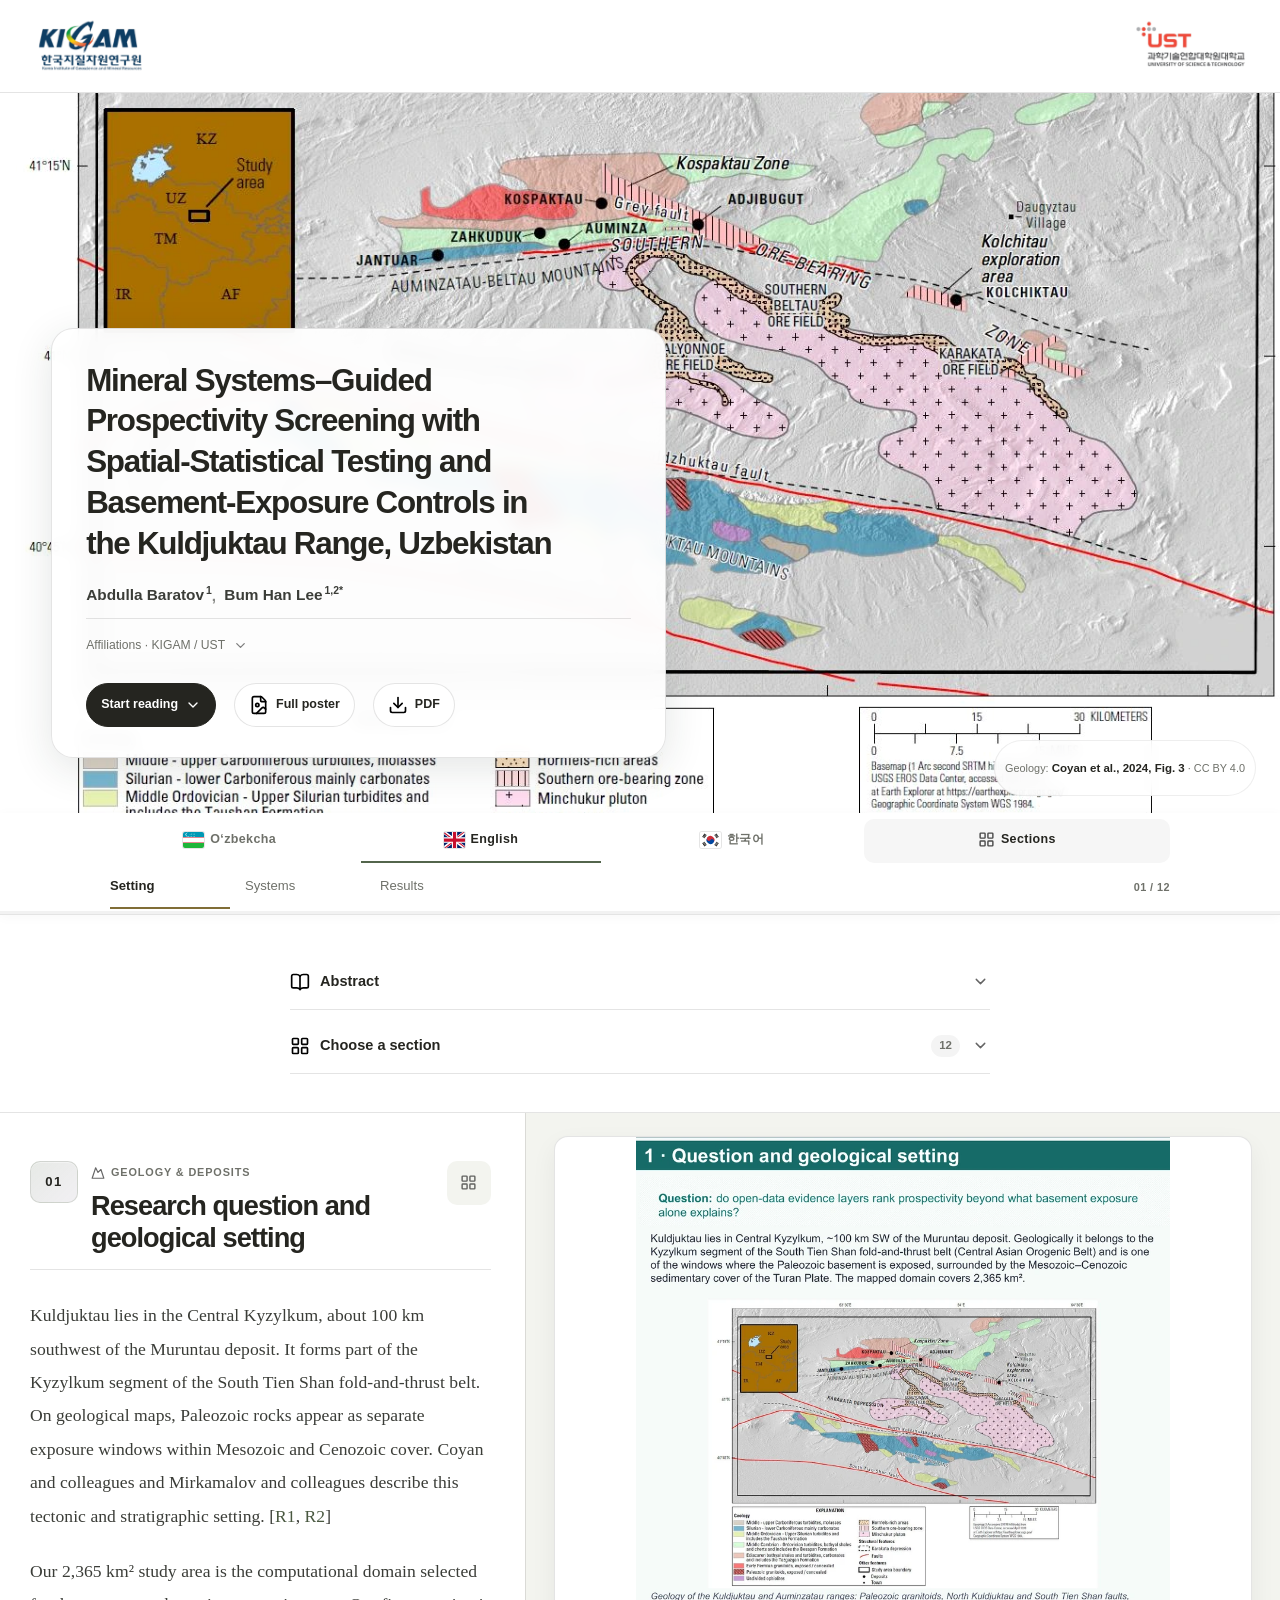
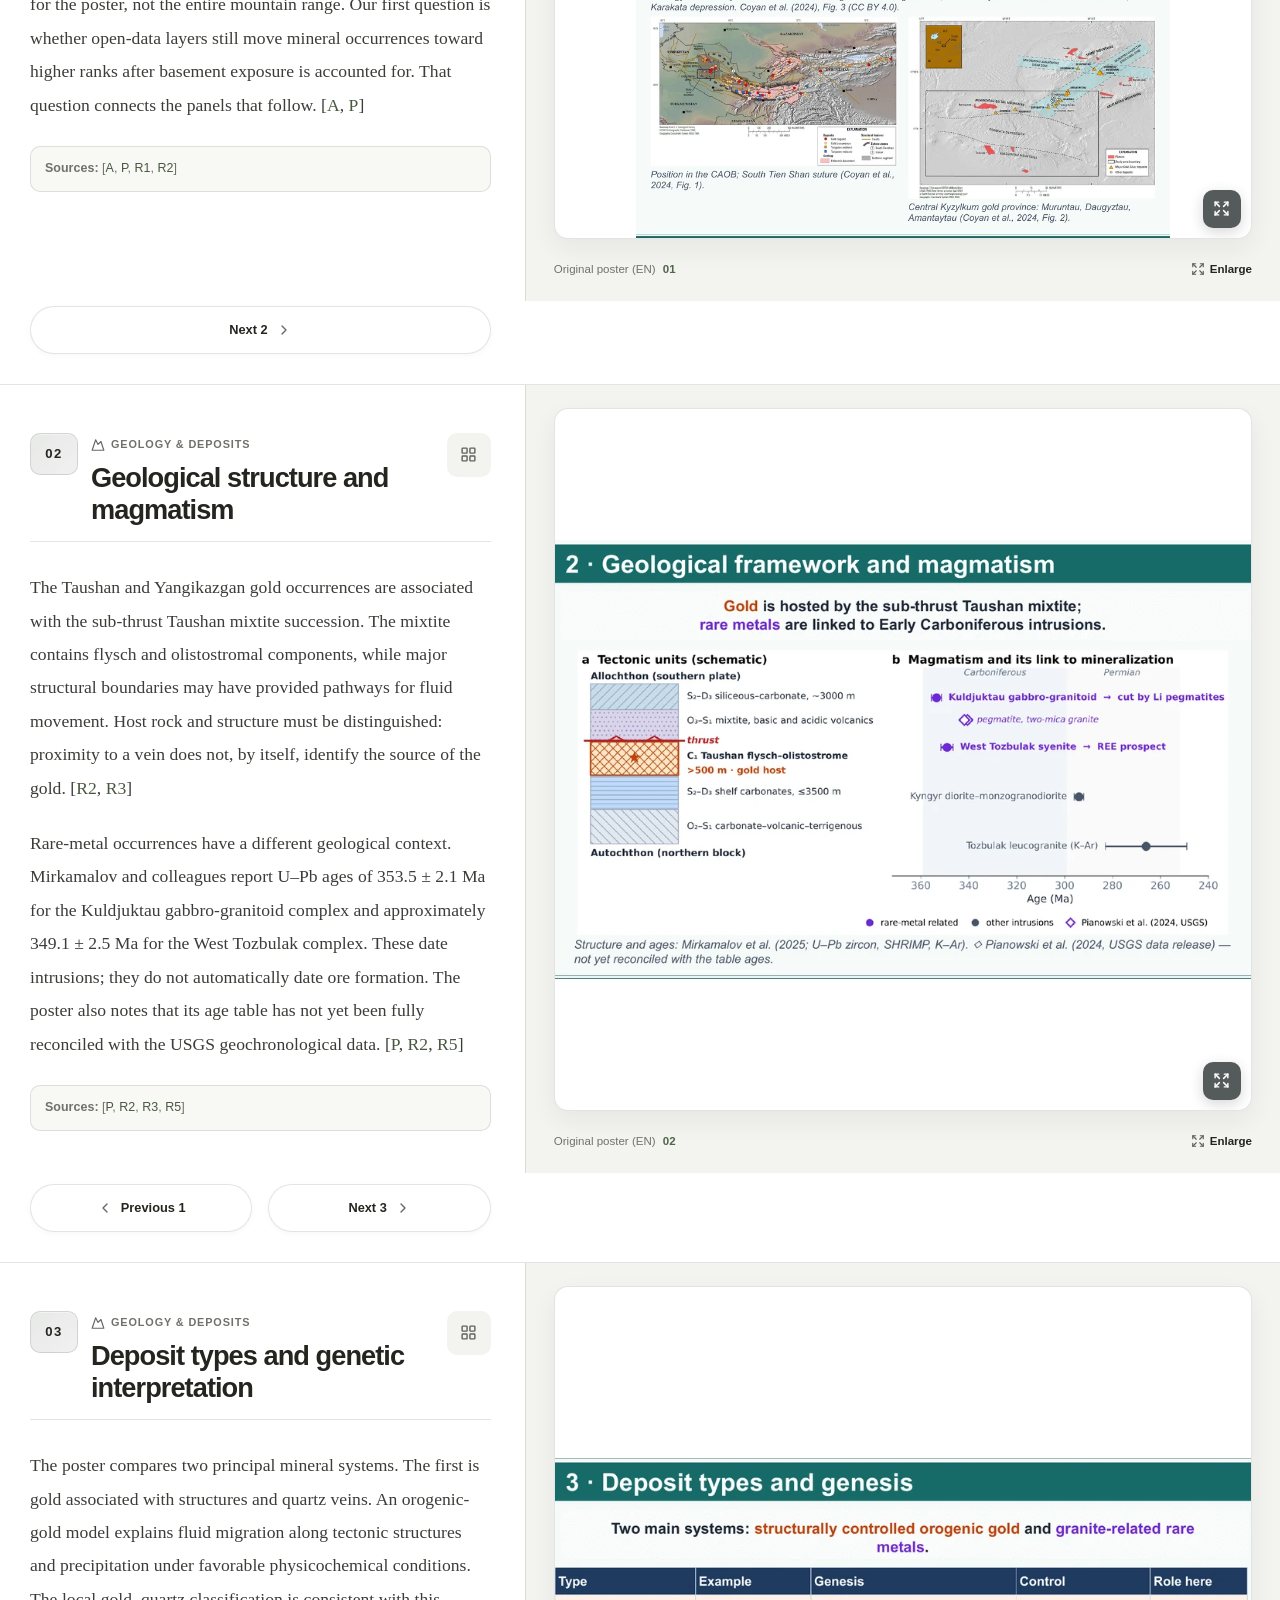
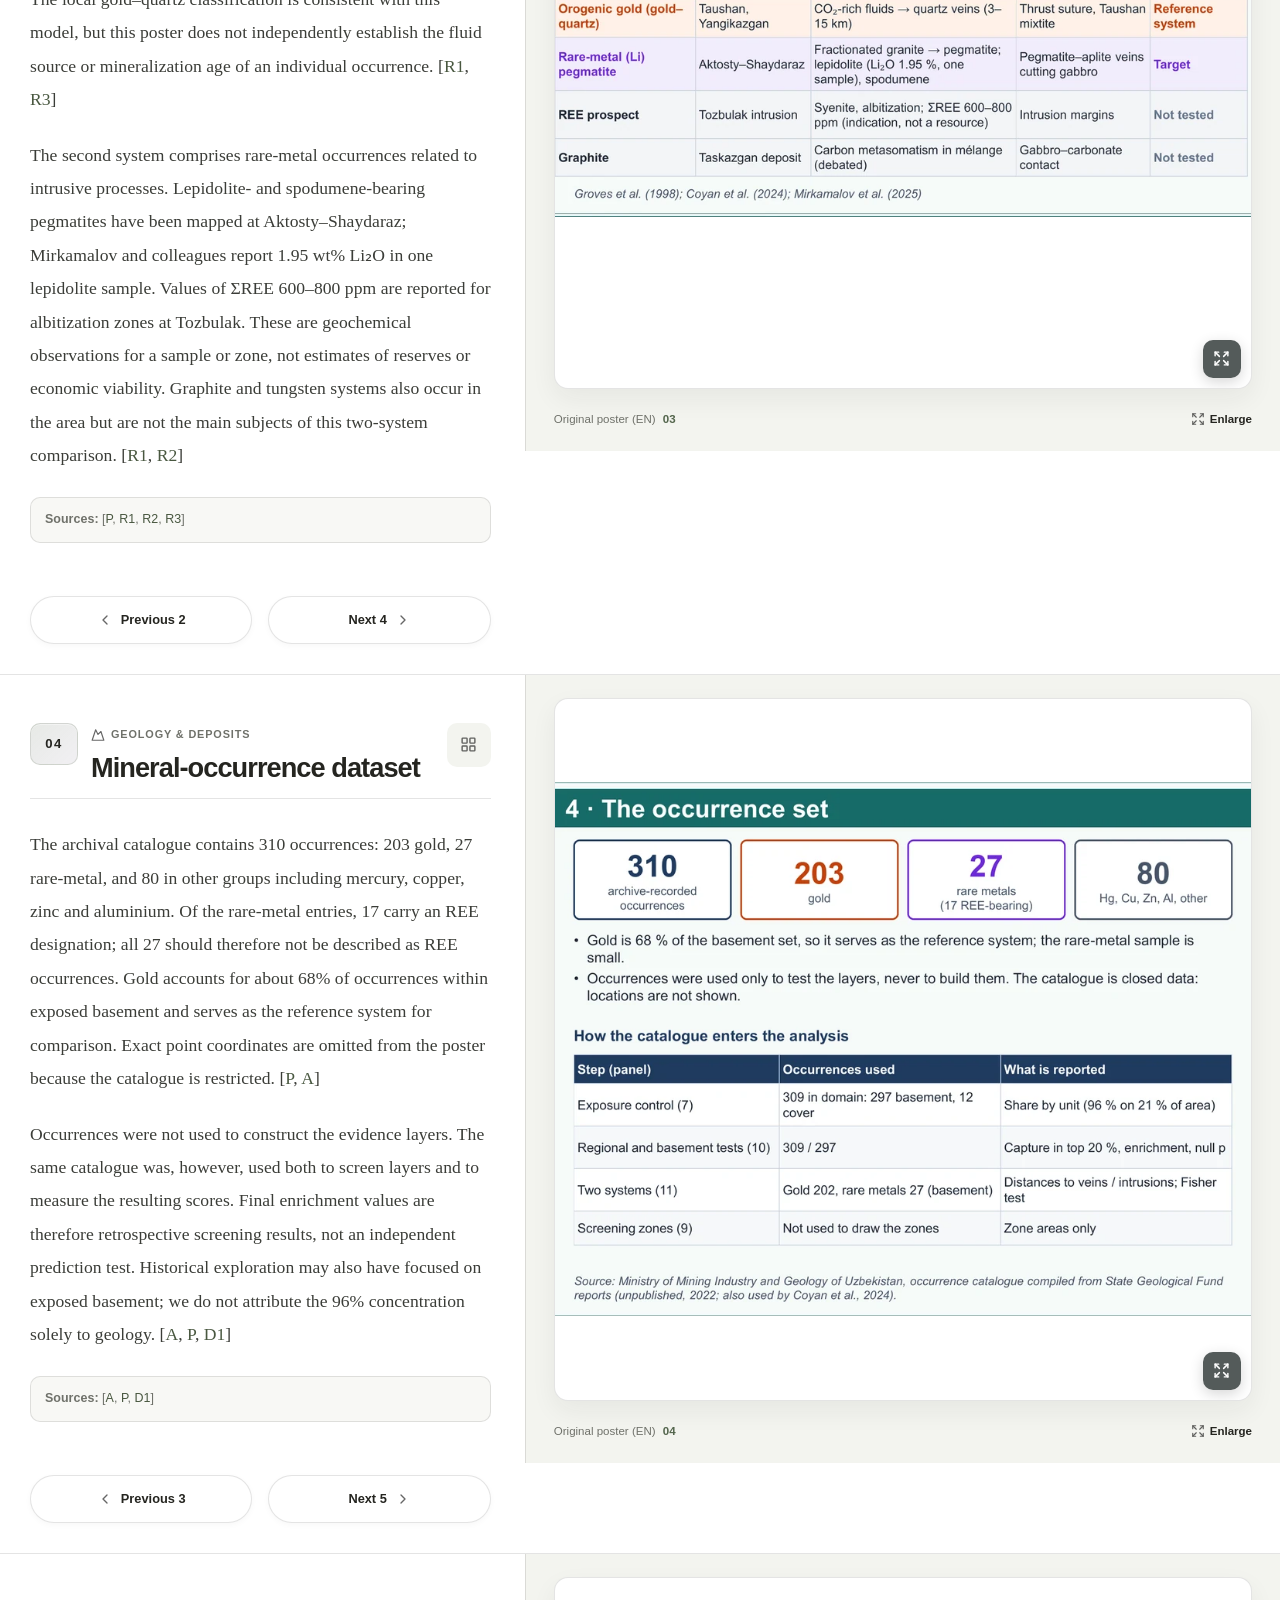
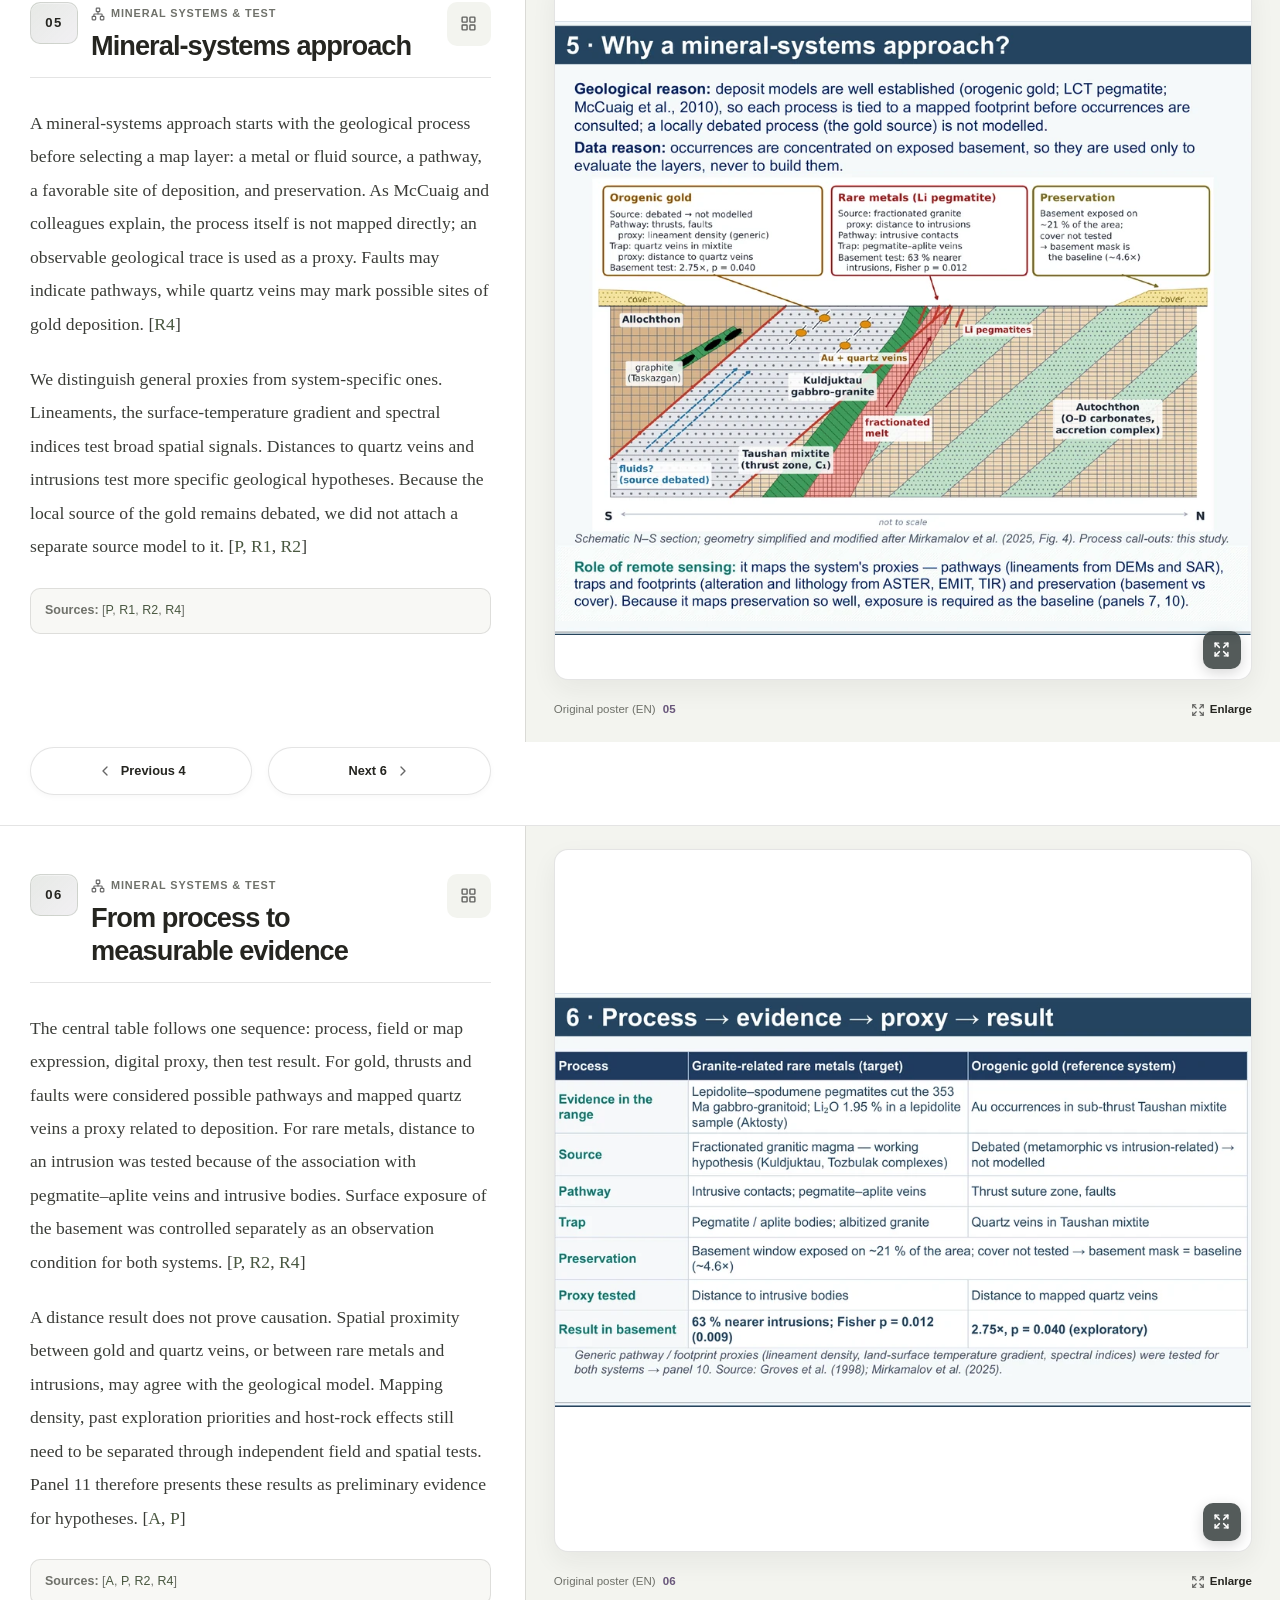
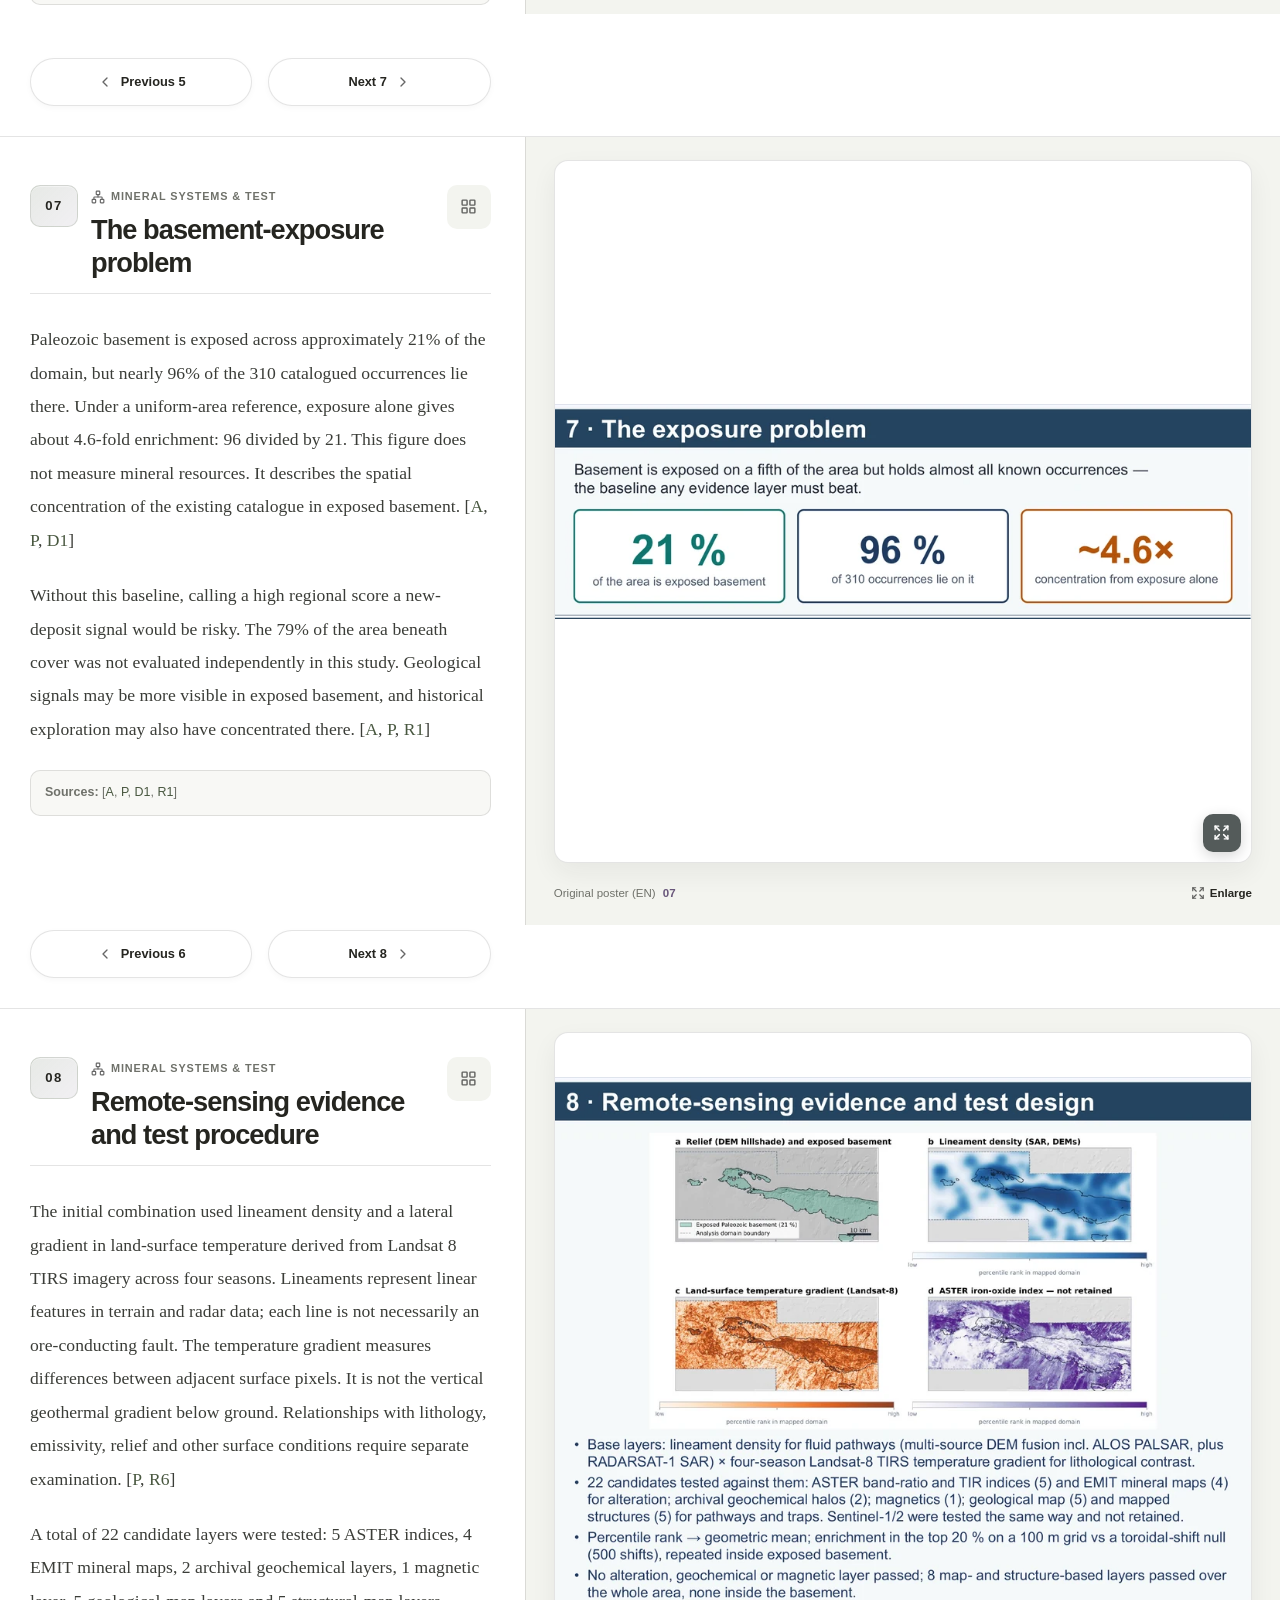
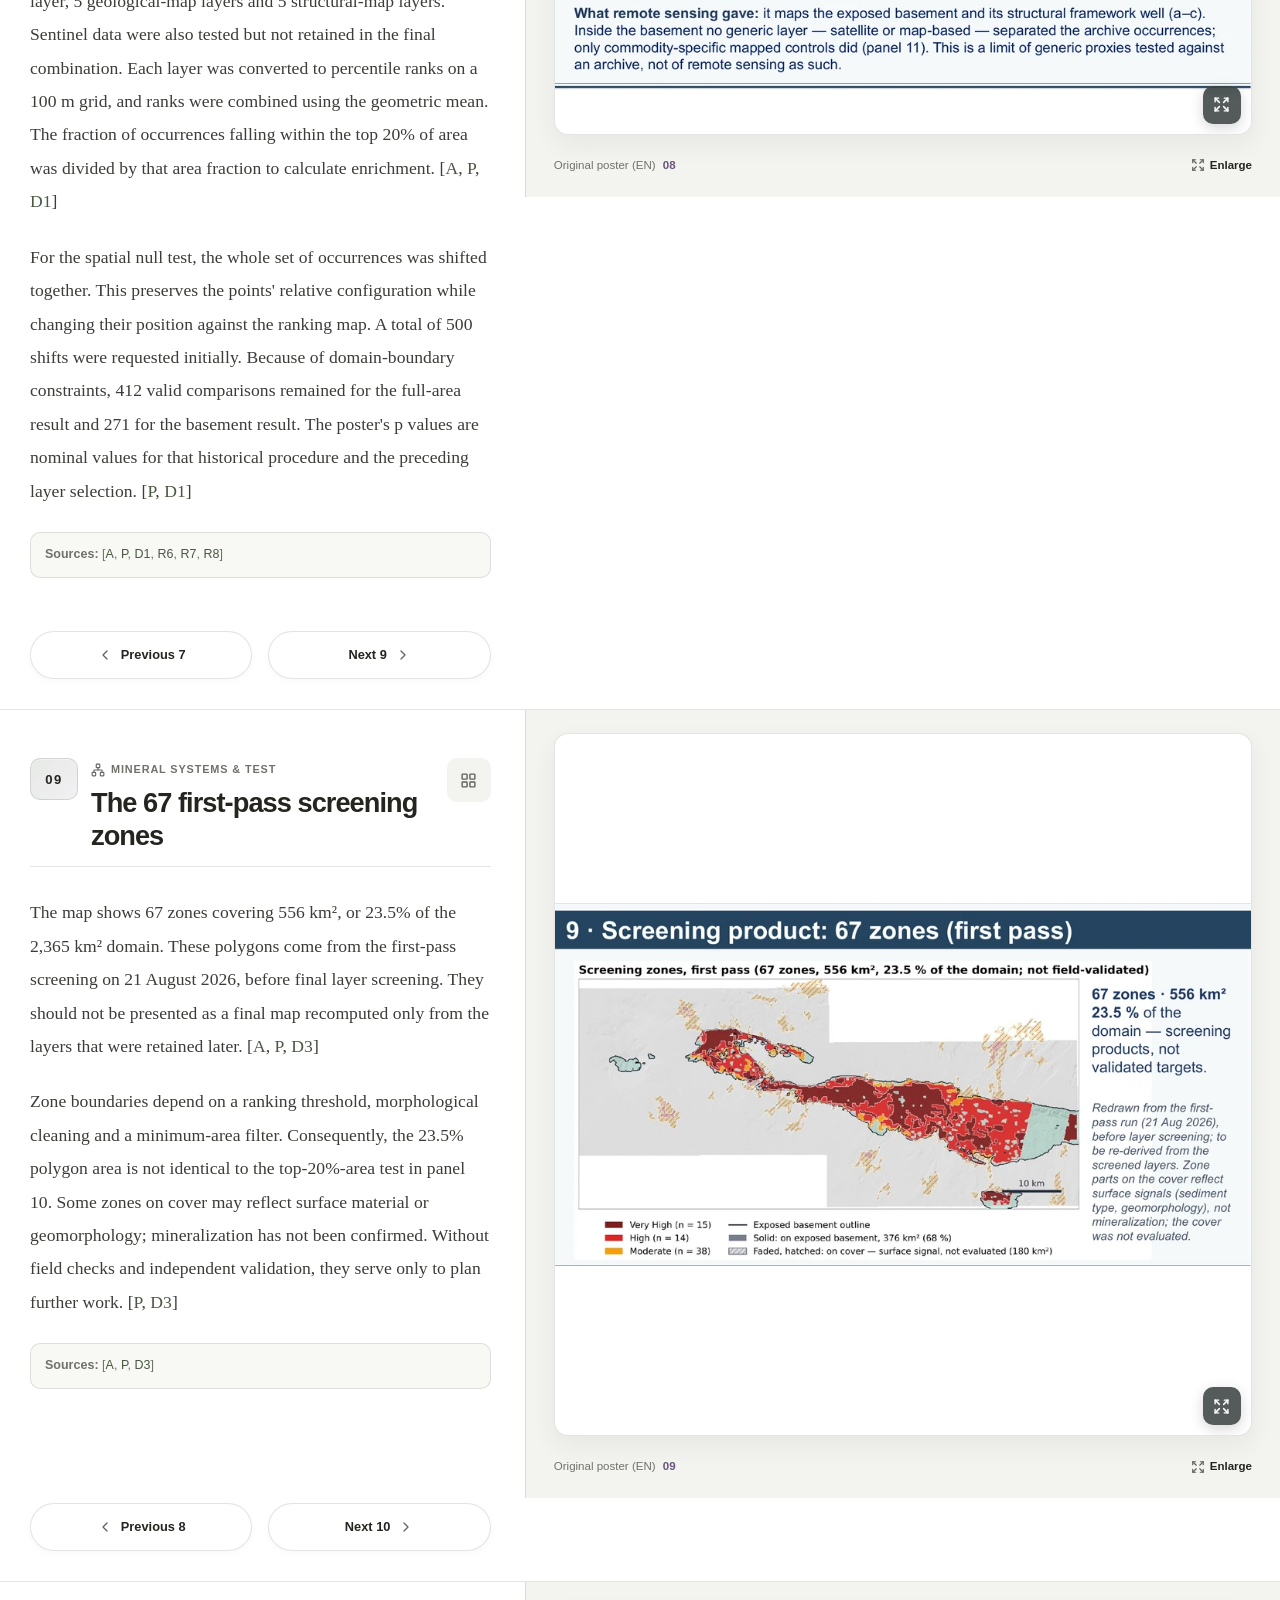
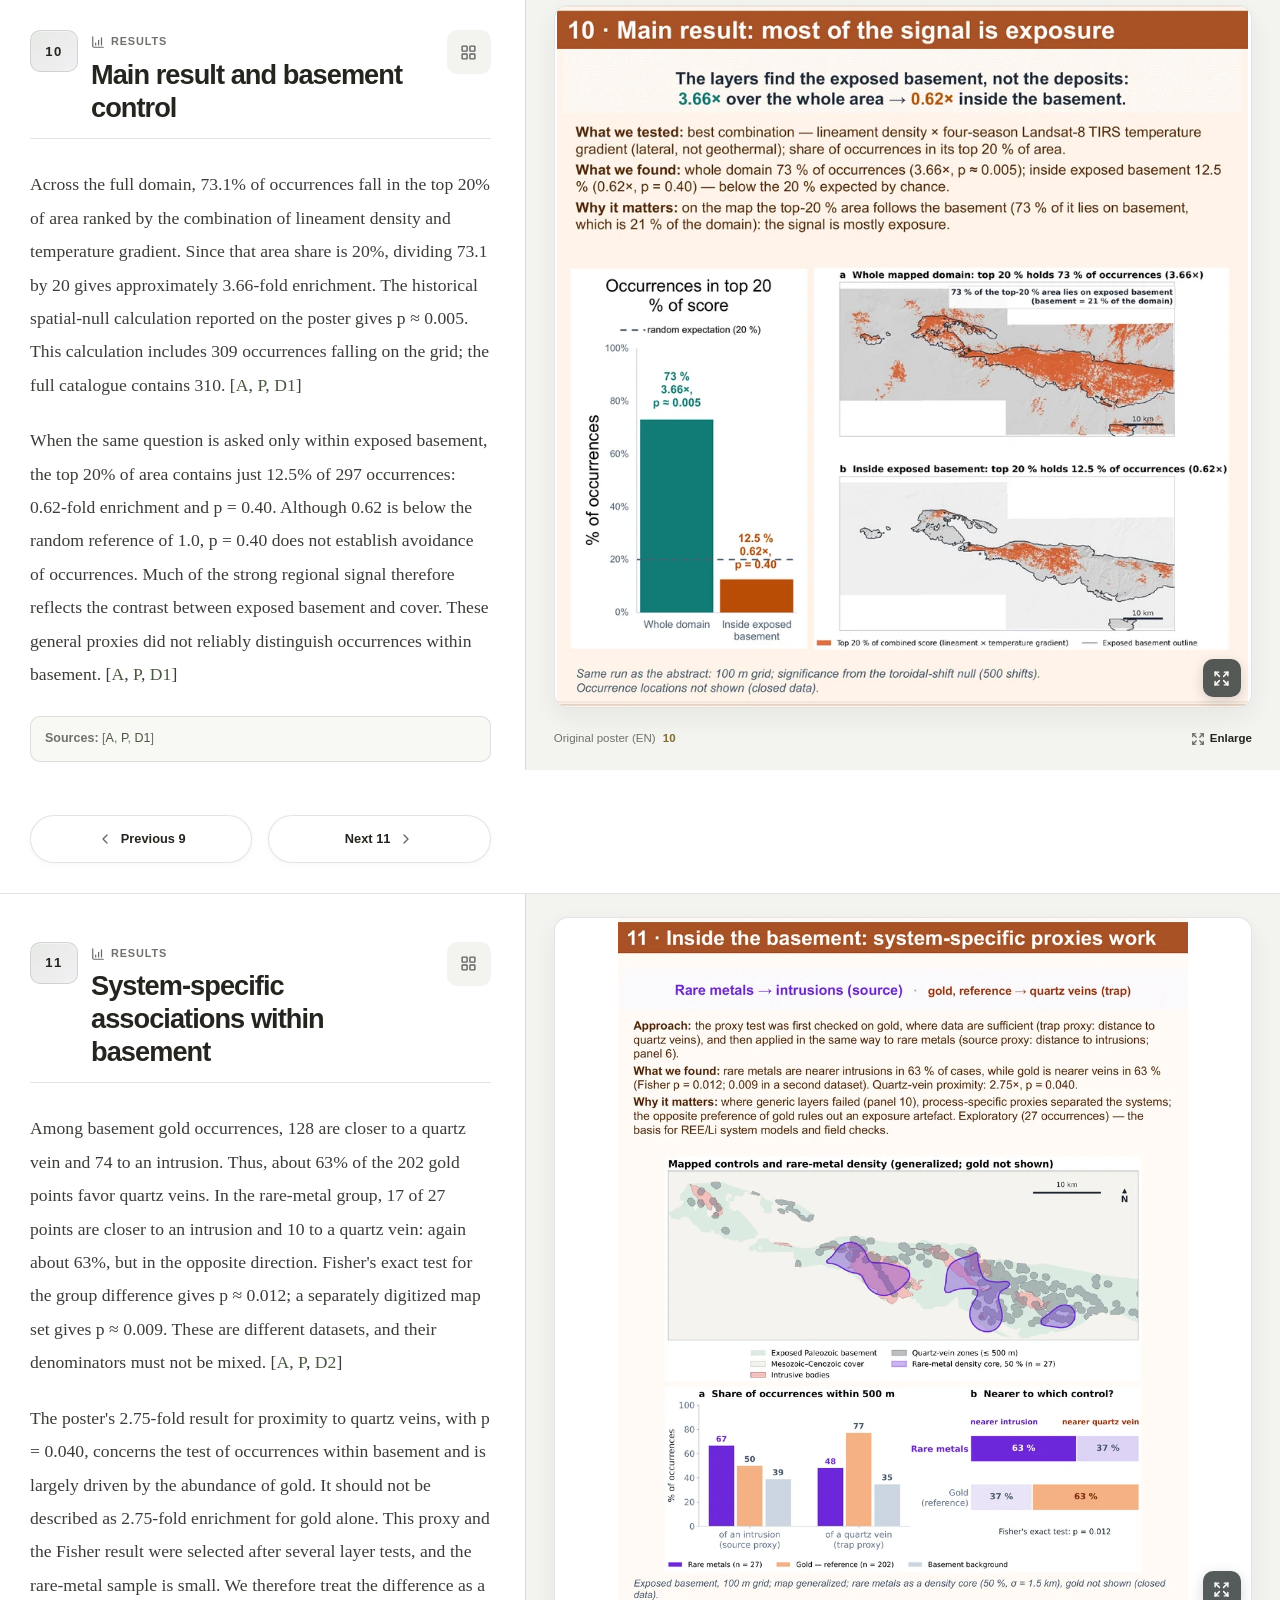
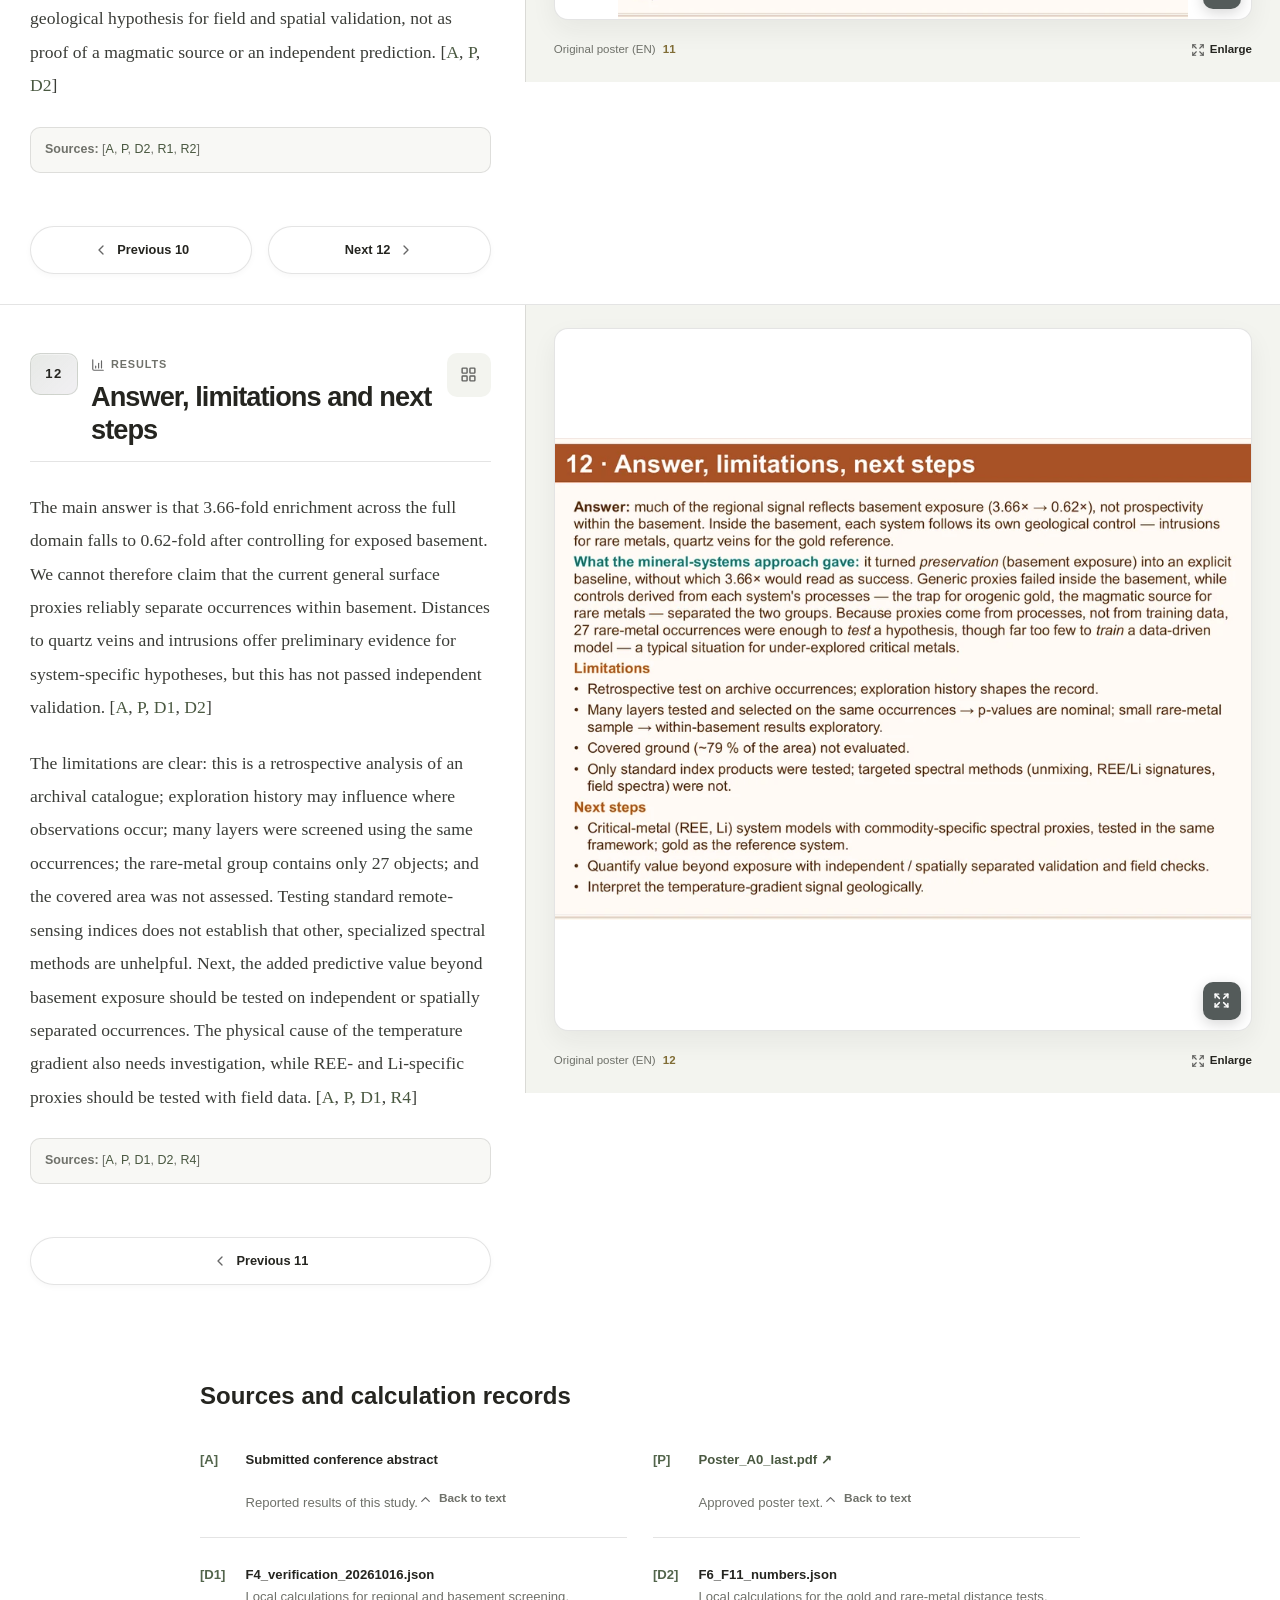
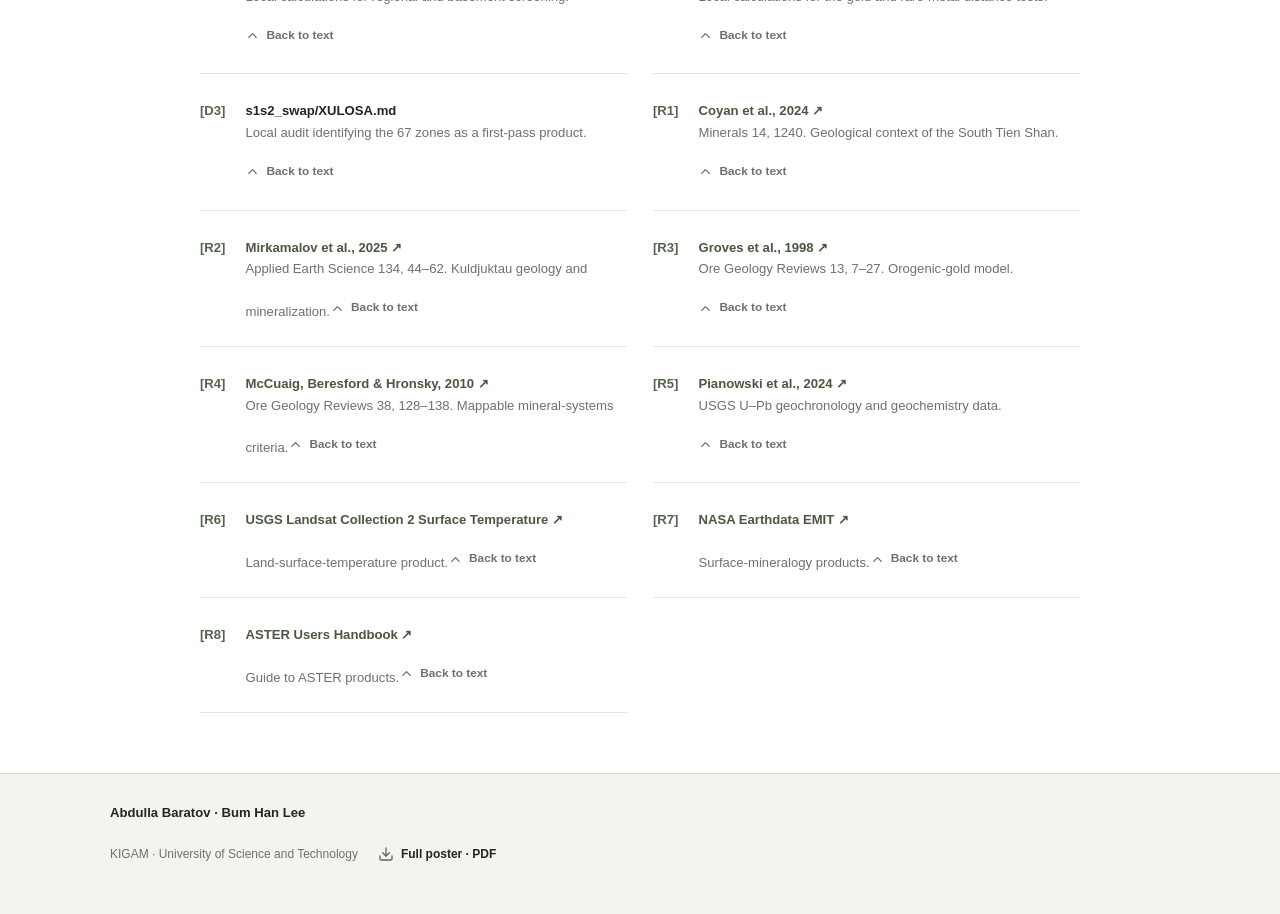
<file: en.html>
<!doctype html>
<html lang="en">
<head>
  <meta charset="utf-8">
  <meta name="viewport" content="width=device-width, initial-scale=1">
  <meta name="color-scheme" content="light">
  <meta name="description" content="Full English text for the poster&#x27;s 12 sections. Each QR code opens its corresponding section on this page.">
  <title>Mineral Systems–Guided Prospectivity Screening with Spatial-Statistical Testing and Basement-Exposure Controls in the Kuldjuktau Range, Uzbekistan</title>
  <link rel="stylesheet" href="story.css?v=story-20261026">
  <script src="app.js" defer></script>
</head>
<body>
<header class="story-cover" id="poster-head">
  <div class="brand-row wrap"><img src="assets/kigam-poster.png" alt="Korea Institute of Geoscience and Mineral Resources — KIGAM" class="brand-logo kigam" width="180" height="87"><img src="assets/ust-poster.png" alt="University of Science and Technology — UST" class="brand-logo ust" width="174" height="87"></div>
  <figure class="cover-visual"><a href="assets/cover-geology.webp" data-viewer data-title="Kuldjuktau — Coyan et al. (2024), Fig. 3"><img src="assets/cover-geology-mobile.webp" srcset="assets/cover-geology-mobile.webp 900w, assets/cover-geology.webp 1359w" sizes="100vw" alt="Kuldjuktau and Auminzatau geological map — Coyan et al. (2024), Fig. 3" width="1359" height="1007" fetchpriority="high"></a><figcaption>Geology: <a href="#ref-R1">Coyan et al., 2024, Fig. 3</a> · CC BY 4.0</figcaption></figure>
  <div class="cover-panel"><h1>Mineral Systems–Guided Prospectivity Screening with Spatial-Statistical Testing and Basement-Exposure Controls in the Kuldjuktau Range, Uzbekistan</h1>
  <p class="authors">Abdulla Baratov<sup>1</sup><span class="author-separator">, </span>Bum Han Lee<sup>1,2*</sup></p>
  <details class="cover-affiliations"><summary>Affiliations · KIGAM / UST <img class="icon" src="assets/icons/chevron-down.svg" alt="" aria-hidden="true" width="20" height="20"></summary><div class="affiliations"><p><sup>1</sup> Ore Geology Research Center, Korea Institute of Geoscience and Mineral Resources</p><p><sup>2</sup> Major of Geological Science, University of Science and Technology (UST)</p><a href="mailto:leebh@kigam.re.kr">*leebh@kigam.re.kr</a></div></details>
  <div class="poster-actions"><a class="start-reading" href="#bolim-01">Start reading<img class="icon" src="assets/icons/chevron-down.svg" alt="" aria-hidden="true" width="20" height="20"></a><a href="assets/poster-overview.webp" data-viewer data-original="assets/poster.pdf" data-title="Full poster" aria-label="Full poster" title="Full poster"><img class="icon" src="assets/icons/file-image.svg" alt="" aria-hidden="true" width="20" height="20"><span class="action-label">Full poster</span></a><a href="assets/poster.pdf" download aria-label="PDF" title="PDF"><img class="icon" src="assets/icons/download.svg" alt="" aria-hidden="true" width="20" height="20"><span class="action-label">PDF</span></a></div>
</div></header>
<nav class="language-bar" aria-label="Language / Til / 언어"><div class="toolbar-inner"><a data-page="index.html" href="index.html" hreflang="uz" lang="uz" aria-label="O‘zbekcha"><img class="flag" src="assets/flags/uz.svg" alt="" aria-hidden="true" width="24" height="18"><span class="lang-full">O‘zbekcha</span><span class="lang-short">O‘z</span></a><a data-page="en.html" href="en.html" hreflang="en" lang="en" aria-current="page" aria-label="English"><img class="flag" src="assets/flags/gb.svg" alt="" aria-hidden="true" width="24" height="18"><span class="lang-full">English</span><span class="lang-short">EN</span></a><a data-page="ko.html" href="ko.html" hreflang="ko" lang="ko" aria-label="한국어"><img class="flag" src="assets/flags/kr.svg" alt="" aria-hidden="true" width="24" height="18"><span class="lang-full">한국어</span><span class="lang-short">한국어</span></a><a class="menu-link" href="#mundarija"><img class="icon" src="assets/icons/layout-grid.svg" alt="" aria-hidden="true" width="20" height="20"><span>Sections</span></a></div><div class="story-nav"><a href="#bolim-01" data-story-group="0">Setting</a><a href="#bolim-05" data-story-group="1">Systems</a><a href="#bolim-10" data-story-group="2">Results</a><span id="story-position">01 / 12</span></div><div class="reading-progress" role="progressbar" aria-label="Reading progress" aria-valuemin="0" aria-valuemax="100" aria-valuenow="0"><span></span></div></nav>
<main class="story-main"><div class="story-intro wrap">
  <div class="overview-tools"><details class="abstract"><summary><img class="icon" src="assets/icons/book-open.svg" alt="" aria-hidden="true" width="20" height="20"><span>Abstract</span><img class="icon" src="assets/icons/chevron-down.svg" alt="" aria-hidden="true" width="20" height="20"></summary><a href="assets/poster-abstract.webp" data-viewer data-title="Abstract"><img src="assets/poster-abstract.webp" alt="Abstract — Original poster (EN)" loading="lazy" width="1600" height="310"></a></details></div>
  <nav id="mundarija" aria-label="Sections"><details class="toc"><summary><img class="icon" src="assets/icons/layout-grid.svg" alt="" aria-hidden="true" width="20" height="20"><span>Choose a section</span><span class="section-count">12</span><img class="icon" src="assets/icons/chevron-down.svg" alt="" aria-hidden="true" width="20" height="20"></summary><div class="nav-grid"><a href="#bolim-01" data-group="0"><span class="toc-number">01</span><span>Research question and geological setting</span><img class="icon" src="assets/icons/chevron-right.svg" alt="" aria-hidden="true" width="20" height="20"></a><a href="#bolim-02" data-group="0"><span class="toc-number">02</span><span>Geological structure and magmatism</span><img class="icon" src="assets/icons/chevron-right.svg" alt="" aria-hidden="true" width="20" height="20"></a><a href="#bolim-03" data-group="0"><span class="toc-number">03</span><span>Deposit types and genetic interpretation</span><img class="icon" src="assets/icons/chevron-right.svg" alt="" aria-hidden="true" width="20" height="20"></a><a href="#bolim-04" data-group="0"><span class="toc-number">04</span><span>Mineral-occurrence dataset</span><img class="icon" src="assets/icons/chevron-right.svg" alt="" aria-hidden="true" width="20" height="20"></a><a href="#bolim-05" data-group="1"><span class="toc-number">05</span><span>Mineral-systems approach</span><img class="icon" src="assets/icons/chevron-right.svg" alt="" aria-hidden="true" width="20" height="20"></a><a href="#bolim-06" data-group="1"><span class="toc-number">06</span><span>From process to measurable evidence</span><img class="icon" src="assets/icons/chevron-right.svg" alt="" aria-hidden="true" width="20" height="20"></a><a href="#bolim-07" data-group="1"><span class="toc-number">07</span><span>The basement-exposure problem</span><img class="icon" src="assets/icons/chevron-right.svg" alt="" aria-hidden="true" width="20" height="20"></a><a href="#bolim-08" data-group="1"><span class="toc-number">08</span><span>Remote-sensing evidence and test procedure</span><img class="icon" src="assets/icons/chevron-right.svg" alt="" aria-hidden="true" width="20" height="20"></a><a href="#bolim-09" data-group="1"><span class="toc-number">09</span><span>The 67 first-pass screening zones</span><img class="icon" src="assets/icons/chevron-right.svg" alt="" aria-hidden="true" width="20" height="20"></a><a href="#bolim-10" data-group="2"><span class="toc-number">10</span><span>Main result and basement control</span><img class="icon" src="assets/icons/chevron-right.svg" alt="" aria-hidden="true" width="20" height="20"></a><a href="#bolim-11" data-group="2"><span class="toc-number">11</span><span>System-specific associations within basement</span><img class="icon" src="assets/icons/chevron-right.svg" alt="" aria-hidden="true" width="20" height="20"></a><a href="#bolim-12" data-group="2"><span class="toc-number">12</span><span>Answer, limitations and next steps</span><img class="icon" src="assets/icons/chevron-right.svg" alt="" aria-hidden="true" width="20" height="20"></a></div></details></nav>
  </div>
  <section class="chapter" id="bolim-01" data-group="0"><div class="chapter-layout"><figure class="poster-panel"><a class="poster-figure" href="assets/panel-01.webp" data-viewer data-title="1 Research question and geological setting"><img class="panel-image" src="assets/panel-01-preview.webp" width="900" height="1181" loading="lazy" decoding="async" alt="Original poster (EN): 1 Research question and geological setting"><span class="image-action"><img class="icon" src="assets/icons/expand.svg" alt="" aria-hidden="true" width="20" height="20"></span></a><figcaption><span>Original poster (EN) <b>01</b></span><a href="assets/panel-01.webp" data-viewer data-title="1 Research question and geological setting"><img class="icon" src="assets/icons/expand.svg" alt="" aria-hidden="true" width="20" height="20">Enlarge</a></figcaption></figure><div class="chapter-copy"><div class="chapter-top"><div class="chapter-number">01</div><div class="chapter-heading"><p class="group-label"><img class="icon" src="assets/icons/mountain.svg" alt="" aria-hidden="true" width="20" height="20">Geology &amp; deposits</p><h2>Research question and geological setting</h2></div><a class="top-link" href="#mundarija" aria-label="Sections"><img class="icon" src="assets/icons/layout-grid.svg" alt="" aria-hidden="true" width="20" height="20"></a></div><p>Kuldjuktau lies in the Central Kyzylkum, about 100 km southwest of the Muruntau deposit. It forms part of the Kyzylkum segment of the South Tien Shan fold-and-thrust belt. On geological maps, Paleozoic rocks appear as separate exposure windows within Mesozoic and Cenozoic cover. Coyan and colleagues and Mirkamalov and colleagues describe this tectonic and stratigraphic setting. [<a href="#ref-R1">R1</a>, <a href="#ref-R2">R2</a>]</p><p>Our 2,365 km² study area is the computational domain selected for the poster, not the entire mountain range. Our first question is whether open-data layers still move mineral occurrences toward higher ranks after basement exposure is accounted for. That question connects the panels that follow. [<a href="#ref-A">A</a>, <a href="#ref-P">P</a>]</p><p class="evidence"><strong>Sources:</strong> [<a href="#ref-A">A</a>, <a href="#ref-P">P</a>, <a href="#ref-R1">R1</a>, <a href="#ref-R2">R2</a>]</p></div></div><nav class="chapter-pagination" aria-label="Sections"><a href="#bolim-02"><span>Next 2</span><img class="icon" src="assets/icons/chevron-right.svg" alt="" aria-hidden="true" width="20" height="20"></a></nav></section><section class="chapter" id="bolim-02" data-group="0"><div class="chapter-layout"><figure class="poster-panel"><a class="poster-figure" href="assets/panel-02.webp" data-viewer data-title="2 Geological structure and magmatism"><img class="panel-image" src="assets/panel-02-preview.webp" width="900" height="568" loading="lazy" decoding="async" alt="Original poster (EN): 2 Geological structure and magmatism"><span class="image-action"><img class="icon" src="assets/icons/expand.svg" alt="" aria-hidden="true" width="20" height="20"></span></a><figcaption><span>Original poster (EN) <b>02</b></span><a href="assets/panel-02.webp" data-viewer data-title="2 Geological structure and magmatism"><img class="icon" src="assets/icons/expand.svg" alt="" aria-hidden="true" width="20" height="20">Enlarge</a></figcaption></figure><div class="chapter-copy"><div class="chapter-top"><div class="chapter-number">02</div><div class="chapter-heading"><p class="group-label"><img class="icon" src="assets/icons/mountain.svg" alt="" aria-hidden="true" width="20" height="20">Geology &amp; deposits</p><h2>Geological structure and magmatism</h2></div><a class="top-link" href="#mundarija" aria-label="Sections"><img class="icon" src="assets/icons/layout-grid.svg" alt="" aria-hidden="true" width="20" height="20"></a></div><p>The Taushan and Yangikazgan gold occurrences are associated with the sub-thrust Taushan mixtite succession. The mixtite contains flysch and olistostromal components, while major structural boundaries may have provided pathways for fluid movement. Host rock and structure must be distinguished: proximity to a vein does not, by itself, identify the source of the gold. [<a href="#ref-R2">R2</a>, <a href="#ref-R3">R3</a>]</p><p>Rare-metal occurrences have a different geological context. Mirkamalov and colleagues report U–Pb ages of 353.5 ± 2.1 Ma for the Kuldjuktau gabbro-granitoid complex and approximately 349.1 ± 2.5 Ma for the West Tozbulak complex. These date intrusions; they do not automatically date ore formation. The poster also notes that its age table has not yet been fully reconciled with the USGS geochronological data. [<a href="#ref-P">P</a>, <a href="#ref-R2">R2</a>, <a href="#ref-R5">R5</a>]</p><p class="evidence"><strong>Sources:</strong> [<a href="#ref-P">P</a>, <a href="#ref-R2">R2</a>, <a href="#ref-R3">R3</a>, <a href="#ref-R5">R5</a>]</p></div></div><nav class="chapter-pagination" aria-label="Sections"><a href="#bolim-01"><img class="icon" src="assets/icons/chevron-left.svg" alt="" aria-hidden="true" width="20" height="20"><span>Previous 1</span></a><a href="#bolim-03"><span>Next 3</span><img class="icon" src="assets/icons/chevron-right.svg" alt="" aria-hidden="true" width="20" height="20"></a></nav></section><section class="chapter" id="bolim-03" data-group="0"><div class="chapter-layout"><figure class="poster-panel"><a class="poster-figure" href="assets/panel-03.webp" data-viewer data-title="3 Deposit types and genetic interpretation"><img class="panel-image" src="assets/panel-03-preview.webp" width="900" height="464" loading="lazy" decoding="async" alt="Original poster (EN): 3 Deposit types and genetic interpretation"><span class="image-action"><img class="icon" src="assets/icons/expand.svg" alt="" aria-hidden="true" width="20" height="20"></span></a><figcaption><span>Original poster (EN) <b>03</b></span><a href="assets/panel-03.webp" data-viewer data-title="3 Deposit types and genetic interpretation"><img class="icon" src="assets/icons/expand.svg" alt="" aria-hidden="true" width="20" height="20">Enlarge</a></figcaption></figure><div class="chapter-copy"><div class="chapter-top"><div class="chapter-number">03</div><div class="chapter-heading"><p class="group-label"><img class="icon" src="assets/icons/mountain.svg" alt="" aria-hidden="true" width="20" height="20">Geology &amp; deposits</p><h2>Deposit types and genetic interpretation</h2></div><a class="top-link" href="#mundarija" aria-label="Sections"><img class="icon" src="assets/icons/layout-grid.svg" alt="" aria-hidden="true" width="20" height="20"></a></div><p>The poster compares two principal mineral systems. The first is gold associated with structures and quartz veins. An orogenic-gold model explains fluid migration along tectonic structures and precipitation under favorable physicochemical conditions. The local gold–quartz classification is consistent with this model, but this poster does not independently establish the fluid source or mineralization age of an individual occurrence. [<a href="#ref-R1">R1</a>, <a href="#ref-R3">R3</a>]</p><p>The second system comprises rare-metal occurrences related to intrusive processes. Lepidolite- and spodumene-bearing pegmatites have been mapped at Aktosty–Shaydaraz; Mirkamalov and colleagues report 1.95 wt% Li₂O in one lepidolite sample. Values of ΣREE 600–800 ppm are reported for albitization zones at Tozbulak. These are geochemical observations for a sample or zone, not estimates of reserves or economic viability. Graphite and tungsten systems also occur in the area but are not the main subjects of this two-system comparison. [<a href="#ref-R1">R1</a>, <a href="#ref-R2">R2</a>]</p><p class="evidence"><strong>Sources:</strong> [<a href="#ref-P">P</a>, <a href="#ref-R1">R1</a>, <a href="#ref-R2">R2</a>, <a href="#ref-R3">R3</a>]</p></div></div><nav class="chapter-pagination" aria-label="Sections"><a href="#bolim-02"><img class="icon" src="assets/icons/chevron-left.svg" alt="" aria-hidden="true" width="20" height="20"><span>Previous 2</span></a><a href="#bolim-04"><span>Next 4</span><img class="icon" src="assets/icons/chevron-right.svg" alt="" aria-hidden="true" width="20" height="20"></a></nav></section><section class="chapter" id="bolim-04" data-group="0"><div class="chapter-layout"><figure class="poster-panel"><a class="poster-figure" href="assets/panel-04.webp" data-viewer data-title="4 Mineral-occurrence dataset"><img class="panel-image" src="assets/panel-04-preview.webp" width="900" height="690" loading="lazy" decoding="async" alt="Original poster (EN): 4 Mineral-occurrence dataset"><span class="image-action"><img class="icon" src="assets/icons/expand.svg" alt="" aria-hidden="true" width="20" height="20"></span></a><figcaption><span>Original poster (EN) <b>04</b></span><a href="assets/panel-04.webp" data-viewer data-title="4 Mineral-occurrence dataset"><img class="icon" src="assets/icons/expand.svg" alt="" aria-hidden="true" width="20" height="20">Enlarge</a></figcaption></figure><div class="chapter-copy"><div class="chapter-top"><div class="chapter-number">04</div><div class="chapter-heading"><p class="group-label"><img class="icon" src="assets/icons/mountain.svg" alt="" aria-hidden="true" width="20" height="20">Geology &amp; deposits</p><h2>Mineral-occurrence dataset</h2></div><a class="top-link" href="#mundarija" aria-label="Sections"><img class="icon" src="assets/icons/layout-grid.svg" alt="" aria-hidden="true" width="20" height="20"></a></div><p>The archival catalogue contains 310 occurrences: 203 gold, 27 rare-metal, and 80 in other groups including mercury, copper, zinc and aluminium. Of the rare-metal entries, 17 carry an REE designation; all 27 should therefore not be described as REE occurrences. Gold accounts for about 68% of occurrences within exposed basement and serves as the reference system for comparison. Exact point coordinates are omitted from the poster because the catalogue is restricted. [<a href="#ref-P">P</a>, <a href="#ref-A">A</a>]</p><p>Occurrences were not used to construct the evidence layers. The same catalogue was, however, used both to screen layers and to measure the resulting scores. Final enrichment values are therefore retrospective screening results, not an independent prediction test. Historical exploration may also have focused on exposed basement; we do not attribute the 96% concentration solely to geology. [<a href="#ref-A">A</a>, <a href="#ref-P">P</a>, <a href="#ref-D1">D1</a>]</p><p class="evidence"><strong>Sources:</strong> [<a href="#ref-A">A</a>, <a href="#ref-P">P</a>, <a href="#ref-D1">D1</a>]</p></div></div><nav class="chapter-pagination" aria-label="Sections"><a href="#bolim-03"><img class="icon" src="assets/icons/chevron-left.svg" alt="" aria-hidden="true" width="20" height="20"><span>Previous 3</span></a><a href="#bolim-05"><span>Next 5</span><img class="icon" src="assets/icons/chevron-right.svg" alt="" aria-hidden="true" width="20" height="20"></a></nav></section><section class="chapter" id="bolim-05" data-group="1"><div class="chapter-layout"><figure class="poster-panel"><a class="poster-figure" href="assets/panel-05.webp" data-viewer data-title="5 Mineral-systems approach"><img class="panel-image" src="assets/panel-05-preview.webp" width="900" height="794" loading="lazy" decoding="async" alt="Original poster (EN): 5 Mineral-systems approach"><span class="image-action"><img class="icon" src="assets/icons/expand.svg" alt="" aria-hidden="true" width="20" height="20"></span></a><figcaption><span>Original poster (EN) <b>05</b></span><a href="assets/panel-05.webp" data-viewer data-title="5 Mineral-systems approach"><img class="icon" src="assets/icons/expand.svg" alt="" aria-hidden="true" width="20" height="20">Enlarge</a></figcaption></figure><div class="chapter-copy"><div class="chapter-top"><div class="chapter-number">05</div><div class="chapter-heading"><p class="group-label"><img class="icon" src="assets/icons/network.svg" alt="" aria-hidden="true" width="20" height="20">Mineral systems &amp; test</p><h2>Mineral-systems approach</h2></div><a class="top-link" href="#mundarija" aria-label="Sections"><img class="icon" src="assets/icons/layout-grid.svg" alt="" aria-hidden="true" width="20" height="20"></a></div><p>A mineral-systems approach starts with the geological process before selecting a map layer: a metal or fluid source, a pathway, a favorable site of deposition, and preservation. As McCuaig and colleagues explain, the process itself is not mapped directly; an observable geological trace is used as a proxy. Faults may indicate pathways, while quartz veins may mark possible sites of gold deposition. [<a href="#ref-R4">R4</a>]</p><p>We distinguish general proxies from system-specific ones. Lineaments, the surface-temperature gradient and spectral indices test broad spatial signals. Distances to quartz veins and intrusions test more specific geological hypotheses. Because the local source of the gold remains debated, we did not attach a separate source model to it. [<a href="#ref-P">P</a>, <a href="#ref-R1">R1</a>, <a href="#ref-R2">R2</a>]</p><p class="evidence"><strong>Sources:</strong> [<a href="#ref-P">P</a>, <a href="#ref-R1">R1</a>, <a href="#ref-R2">R2</a>, <a href="#ref-R4">R4</a>]</p></div></div><nav class="chapter-pagination" aria-label="Sections"><a href="#bolim-04"><img class="icon" src="assets/icons/chevron-left.svg" alt="" aria-hidden="true" width="20" height="20"><span>Previous 4</span></a><a href="#bolim-06"><span>Next 6</span><img class="icon" src="assets/icons/chevron-right.svg" alt="" aria-hidden="true" width="20" height="20"></a></nav></section><section class="chapter" id="bolim-06" data-group="1"><div class="chapter-layout"><figure class="poster-panel"><a class="poster-figure" href="assets/panel-06.webp" data-viewer data-title="6 From process to measurable evidence"><img class="panel-image" src="assets/panel-06-preview.webp" width="900" height="535" loading="lazy" decoding="async" alt="Original poster (EN): 6 From process to measurable evidence"><span class="image-action"><img class="icon" src="assets/icons/expand.svg" alt="" aria-hidden="true" width="20" height="20"></span></a><figcaption><span>Original poster (EN) <b>06</b></span><a href="assets/panel-06.webp" data-viewer data-title="6 From process to measurable evidence"><img class="icon" src="assets/icons/expand.svg" alt="" aria-hidden="true" width="20" height="20">Enlarge</a></figcaption></figure><div class="chapter-copy"><div class="chapter-top"><div class="chapter-number">06</div><div class="chapter-heading"><p class="group-label"><img class="icon" src="assets/icons/network.svg" alt="" aria-hidden="true" width="20" height="20">Mineral systems &amp; test</p><h2>From process to measurable evidence</h2></div><a class="top-link" href="#mundarija" aria-label="Sections"><img class="icon" src="assets/icons/layout-grid.svg" alt="" aria-hidden="true" width="20" height="20"></a></div><p>The central table follows one sequence: process, field or map expression, digital proxy, then test result. For gold, thrusts and faults were considered possible pathways and mapped quartz veins a proxy related to deposition. For rare metals, distance to an intrusion was tested because of the association with pegmatite–aplite veins and intrusive bodies. Surface exposure of the basement was controlled separately as an observation condition for both systems. [<a href="#ref-P">P</a>, <a href="#ref-R2">R2</a>, <a href="#ref-R4">R4</a>]</p><p>A distance result does not prove causation. Spatial proximity between gold and quartz veins, or between rare metals and intrusions, may agree with the geological model. Mapping density, past exploration priorities and host-rock effects still need to be separated through independent field and spatial tests. Panel 11 therefore presents these results as preliminary evidence for hypotheses. [<a href="#ref-A">A</a>, <a href="#ref-P">P</a>]</p><p class="evidence"><strong>Sources:</strong> [<a href="#ref-A">A</a>, <a href="#ref-P">P</a>, <a href="#ref-R2">R2</a>, <a href="#ref-R4">R4</a>]</p></div></div><nav class="chapter-pagination" aria-label="Sections"><a href="#bolim-05"><img class="icon" src="assets/icons/chevron-left.svg" alt="" aria-hidden="true" width="20" height="20"><span>Previous 5</span></a><a href="#bolim-07"><span>Next 7</span><img class="icon" src="assets/icons/chevron-right.svg" alt="" aria-hidden="true" width="20" height="20"></a></nav></section><section class="chapter" id="bolim-07" data-group="1"><div class="chapter-layout"><figure class="poster-panel"><a class="poster-figure" href="assets/panel-07.webp" data-viewer data-title="7 The basement-exposure problem"><img class="panel-image" src="assets/panel-07-preview.webp" width="900" height="278" loading="lazy" decoding="async" alt="Original poster (EN): 7 The basement-exposure problem"><span class="image-action"><img class="icon" src="assets/icons/expand.svg" alt="" aria-hidden="true" width="20" height="20"></span></a><figcaption><span>Original poster (EN) <b>07</b></span><a href="assets/panel-07.webp" data-viewer data-title="7 The basement-exposure problem"><img class="icon" src="assets/icons/expand.svg" alt="" aria-hidden="true" width="20" height="20">Enlarge</a></figcaption></figure><div class="chapter-copy"><div class="chapter-top"><div class="chapter-number">07</div><div class="chapter-heading"><p class="group-label"><img class="icon" src="assets/icons/network.svg" alt="" aria-hidden="true" width="20" height="20">Mineral systems &amp; test</p><h2>The basement-exposure problem</h2></div><a class="top-link" href="#mundarija" aria-label="Sections"><img class="icon" src="assets/icons/layout-grid.svg" alt="" aria-hidden="true" width="20" height="20"></a></div><p>Paleozoic basement is exposed across approximately 21% of the domain, but nearly 96% of the 310 catalogued occurrences lie there. Under a uniform-area reference, exposure alone gives about 4.6-fold enrichment: 96 divided by 21. This figure does not measure mineral resources. It describes the spatial concentration of the existing catalogue in exposed basement. [<a href="#ref-A">A</a>, <a href="#ref-P">P</a>, <a href="#ref-D1">D1</a>]</p><p>Without this baseline, calling a high regional score a new-deposit signal would be risky. The 79% of the area beneath cover was not evaluated independently in this study. Geological signals may be more visible in exposed basement, and historical exploration may also have concentrated there. [<a href="#ref-A">A</a>, <a href="#ref-P">P</a>, <a href="#ref-R1">R1</a>]</p><p class="evidence"><strong>Sources:</strong> [<a href="#ref-A">A</a>, <a href="#ref-P">P</a>, <a href="#ref-D1">D1</a>, <a href="#ref-R1">R1</a>]</p></div></div><nav class="chapter-pagination" aria-label="Sections"><a href="#bolim-06"><img class="icon" src="assets/icons/chevron-left.svg" alt="" aria-hidden="true" width="20" height="20"><span>Previous 6</span></a><a href="#bolim-08"><span>Next 8</span><img class="icon" src="assets/icons/chevron-right.svg" alt="" aria-hidden="true" width="20" height="20"></a></nav></section><section class="chapter" id="bolim-08" data-group="1"><div class="chapter-layout"><figure class="poster-panel"><a class="poster-figure" href="assets/panel-08.webp" data-viewer data-title="8 Remote-sensing evidence and test procedure"><img class="panel-image" src="assets/panel-08-preview.webp" width="900" height="793" loading="lazy" decoding="async" alt="Original poster (EN): 8 Remote-sensing evidence and test procedure"><span class="image-action"><img class="icon" src="assets/icons/expand.svg" alt="" aria-hidden="true" width="20" height="20"></span></a><figcaption><span>Original poster (EN) <b>08</b></span><a href="assets/panel-08.webp" data-viewer data-title="8 Remote-sensing evidence and test procedure"><img class="icon" src="assets/icons/expand.svg" alt="" aria-hidden="true" width="20" height="20">Enlarge</a></figcaption></figure><div class="chapter-copy"><div class="chapter-top"><div class="chapter-number">08</div><div class="chapter-heading"><p class="group-label"><img class="icon" src="assets/icons/network.svg" alt="" aria-hidden="true" width="20" height="20">Mineral systems &amp; test</p><h2>Remote-sensing evidence and test procedure</h2></div><a class="top-link" href="#mundarija" aria-label="Sections"><img class="icon" src="assets/icons/layout-grid.svg" alt="" aria-hidden="true" width="20" height="20"></a></div><p>The initial combination used lineament density and a lateral gradient in land-surface temperature derived from Landsat 8 TIRS imagery across four seasons. Lineaments represent linear features in terrain and radar data; each line is not necessarily an ore-conducting fault. The temperature gradient measures differences between adjacent surface pixels. It is not the vertical geothermal gradient below ground. Relationships with lithology, emissivity, relief and other surface conditions require separate examination. [<a href="#ref-P">P</a>, <a href="#ref-R6">R6</a>]</p><p>A total of 22 candidate layers were tested: 5 ASTER indices, 4 EMIT mineral maps, 2 archival geochemical layers, 1 magnetic layer, 5 geological-map layers and 5 structural-map layers. Sentinel data were also tested but not retained in the final combination. Each layer was converted to percentile ranks on a 100 m grid, and ranks were combined using the geometric mean. The fraction of occurrences falling within the top 20% of area was divided by that area fraction to calculate enrichment. [<a href="#ref-A">A</a>, <a href="#ref-P">P</a>, <a href="#ref-D1">D1</a>]</p><p>For the spatial null test, the whole set of occurrences was shifted together. This preserves the points&#x27; relative configuration while changing their position against the ranking map. A total of 500 shifts were requested initially. Because of domain-boundary constraints, 412 valid comparisons remained for the full-area result and 271 for the basement result. The poster&#x27;s p values are nominal values for that historical procedure and the preceding layer selection. [<a href="#ref-P">P</a>, <a href="#ref-D1">D1</a>]</p><p class="evidence"><strong>Sources:</strong> [<a href="#ref-A">A</a>, <a href="#ref-P">P</a>, <a href="#ref-D1">D1</a>, <a href="#ref-R6">R6</a>, <a href="#ref-R7">R7</a>, <a href="#ref-R8">R8</a>]</p></div></div><nav class="chapter-pagination" aria-label="Sections"><a href="#bolim-07"><img class="icon" src="assets/icons/chevron-left.svg" alt="" aria-hidden="true" width="20" height="20"><span>Previous 7</span></a><a href="#bolim-09"><span>Next 9</span><img class="icon" src="assets/icons/chevron-right.svg" alt="" aria-hidden="true" width="20" height="20"></a></nav></section><section class="chapter" id="bolim-09" data-group="1"><div class="chapter-layout"><figure class="poster-panel"><a class="poster-figure" href="assets/panel-09.webp" data-viewer data-title="9 The 67 first-pass screening zones"><img class="panel-image" src="assets/panel-09-preview.webp" width="900" height="470" loading="lazy" decoding="async" alt="Original poster (EN): 9 The 67 first-pass screening zones"><span class="image-action"><img class="icon" src="assets/icons/expand.svg" alt="" aria-hidden="true" width="20" height="20"></span></a><figcaption><span>Original poster (EN) <b>09</b></span><a href="assets/panel-09.webp" data-viewer data-title="9 The 67 first-pass screening zones"><img class="icon" src="assets/icons/expand.svg" alt="" aria-hidden="true" width="20" height="20">Enlarge</a></figcaption></figure><div class="chapter-copy"><div class="chapter-top"><div class="chapter-number">09</div><div class="chapter-heading"><p class="group-label"><img class="icon" src="assets/icons/network.svg" alt="" aria-hidden="true" width="20" height="20">Mineral systems &amp; test</p><h2>The 67 first-pass screening zones</h2></div><a class="top-link" href="#mundarija" aria-label="Sections"><img class="icon" src="assets/icons/layout-grid.svg" alt="" aria-hidden="true" width="20" height="20"></a></div><p>The map shows 67 zones covering 556 km², or 23.5% of the 2,365 km² domain. These polygons come from the first-pass screening on 21 August 2026, before final layer screening. They should not be presented as a final map recomputed only from the layers that were retained later. [<a href="#ref-A">A</a>, <a href="#ref-P">P</a>, <a href="#ref-D3">D3</a>]</p><p>Zone boundaries depend on a ranking threshold, morphological cleaning and a minimum-area filter. Consequently, the 23.5% polygon area is not identical to the top-20%-area test in panel 10. Some zones on cover may reflect surface material or geomorphology; mineralization has not been confirmed. Without field checks and independent validation, they serve only to plan further work. [<a href="#ref-P">P</a>, <a href="#ref-D3">D3</a>]</p><p class="evidence"><strong>Sources:</strong> [<a href="#ref-A">A</a>, <a href="#ref-P">P</a>, <a href="#ref-D3">D3</a>]</p></div></div><nav class="chapter-pagination" aria-label="Sections"><a href="#bolim-08"><img class="icon" src="assets/icons/chevron-left.svg" alt="" aria-hidden="true" width="20" height="20"><span>Previous 8</span></a><a href="#bolim-10"><span>Next 10</span><img class="icon" src="assets/icons/chevron-right.svg" alt="" aria-hidden="true" width="20" height="20"></a></nav></section><section class="chapter" id="bolim-10" data-group="2"><div class="chapter-layout"><figure class="poster-panel"><a class="poster-figure" href="assets/panel-10.webp" data-viewer data-title="10 Main result and basement control"><img class="panel-image" src="assets/panel-10-preview.webp" width="900" height="913" loading="lazy" decoding="async" alt="Original poster (EN): 10 Main result and basement control"><span class="image-action"><img class="icon" src="assets/icons/expand.svg" alt="" aria-hidden="true" width="20" height="20"></span></a><figcaption><span>Original poster (EN) <b>10</b></span><a href="assets/panel-10.webp" data-viewer data-title="10 Main result and basement control"><img class="icon" src="assets/icons/expand.svg" alt="" aria-hidden="true" width="20" height="20">Enlarge</a></figcaption></figure><div class="chapter-copy"><div class="chapter-top"><div class="chapter-number">10</div><div class="chapter-heading"><p class="group-label"><img class="icon" src="assets/icons/chart-column-increasing.svg" alt="" aria-hidden="true" width="20" height="20">Results</p><h2>Main result and basement control</h2></div><a class="top-link" href="#mundarija" aria-label="Sections"><img class="icon" src="assets/icons/layout-grid.svg" alt="" aria-hidden="true" width="20" height="20"></a></div><p>Across the full domain, 73.1% of occurrences fall in the top 20% of area ranked by the combination of lineament density and temperature gradient. Since that area share is 20%, dividing 73.1 by 20 gives approximately 3.66-fold enrichment. The historical spatial-null calculation reported on the poster gives p ≈ 0.005. This calculation includes 309 occurrences falling on the grid; the full catalogue contains 310. [<a href="#ref-A">A</a>, <a href="#ref-P">P</a>, <a href="#ref-D1">D1</a>]</p><p>When the same question is asked only within exposed basement, the top 20% of area contains just 12.5% of 297 occurrences: 0.62-fold enrichment and p = 0.40. Although 0.62 is below the random reference of 1.0, p = 0.40 does not establish avoidance of occurrences. Much of the strong regional signal therefore reflects the contrast between exposed basement and cover. These general proxies did not reliably distinguish occurrences within basement. [<a href="#ref-A">A</a>, <a href="#ref-P">P</a>, <a href="#ref-D1">D1</a>]</p><p class="evidence"><strong>Sources:</strong> [<a href="#ref-A">A</a>, <a href="#ref-P">P</a>, <a href="#ref-D1">D1</a>]</p></div></div><nav class="chapter-pagination" aria-label="Sections"><a href="#bolim-09"><img class="icon" src="assets/icons/chevron-left.svg" alt="" aria-hidden="true" width="20" height="20"><span>Previous 9</span></a><a href="#bolim-11"><span>Next 11</span><img class="icon" src="assets/icons/chevron-right.svg" alt="" aria-hidden="true" width="20" height="20"></a></nav></section><section class="chapter" id="bolim-11" data-group="2"><div class="chapter-layout"><figure class="poster-panel"><a class="poster-figure" href="assets/panel-11.webp" data-viewer data-title="11 System-specific associations within basement"><img class="panel-image" src="assets/panel-11-preview.webp" width="900" height="1106" loading="lazy" decoding="async" alt="Original poster (EN): 11 System-specific associations within basement"><span class="image-action"><img class="icon" src="assets/icons/expand.svg" alt="" aria-hidden="true" width="20" height="20"></span></a><figcaption><span>Original poster (EN) <b>11</b></span><a href="assets/panel-11.webp" data-viewer data-title="11 System-specific associations within basement"><img class="icon" src="assets/icons/expand.svg" alt="" aria-hidden="true" width="20" height="20">Enlarge</a></figcaption></figure><div class="chapter-copy"><div class="chapter-top"><div class="chapter-number">11</div><div class="chapter-heading"><p class="group-label"><img class="icon" src="assets/icons/chart-column-increasing.svg" alt="" aria-hidden="true" width="20" height="20">Results</p><h2>System-specific associations within basement</h2></div><a class="top-link" href="#mundarija" aria-label="Sections"><img class="icon" src="assets/icons/layout-grid.svg" alt="" aria-hidden="true" width="20" height="20"></a></div><p>Among basement gold occurrences, 128 are closer to a quartz vein and 74 to an intrusion. Thus, about 63% of the 202 gold points favor quartz veins. In the rare-metal group, 17 of 27 points are closer to an intrusion and 10 to a quartz vein: again about 63%, but in the opposite direction. Fisher&#x27;s exact test for the group difference gives p ≈ 0.012; a separately digitized map set gives p ≈ 0.009. These are different datasets, and their denominators must not be mixed. [<a href="#ref-A">A</a>, <a href="#ref-P">P</a>, <a href="#ref-D2">D2</a>]</p><p>The poster&#x27;s 2.75-fold result for proximity to quartz veins, with p = 0.040, concerns the test of occurrences within basement and is largely driven by the abundance of gold. It should not be described as 2.75-fold enrichment for gold alone. This proxy and the Fisher result were selected after several layer tests, and the rare-metal sample is small. We therefore treat the difference as a geological hypothesis for field and spatial validation, not as proof of a magmatic source or an independent prediction. [<a href="#ref-A">A</a>, <a href="#ref-P">P</a>, <a href="#ref-D2">D2</a>]</p><p class="evidence"><strong>Sources:</strong> [<a href="#ref-A">A</a>, <a href="#ref-P">P</a>, <a href="#ref-D2">D2</a>, <a href="#ref-R1">R1</a>, <a href="#ref-R2">R2</a>]</p></div></div><nav class="chapter-pagination" aria-label="Sections"><a href="#bolim-10"><img class="icon" src="assets/icons/chevron-left.svg" alt="" aria-hidden="true" width="20" height="20"><span>Previous 10</span></a><a href="#bolim-12"><span>Next 12</span><img class="icon" src="assets/icons/chevron-right.svg" alt="" aria-hidden="true" width="20" height="20"></a></nav></section><section class="chapter" id="bolim-12" data-group="2"><div class="chapter-layout"><figure class="poster-panel"><a class="poster-figure" href="assets/panel-12.webp" data-viewer data-title="12 Answer, limitations and next steps"><img class="panel-image" src="assets/panel-12-preview.webp" width="900" height="623" loading="lazy" decoding="async" alt="Original poster (EN): 12 Answer, limitations and next steps"><span class="image-action"><img class="icon" src="assets/icons/expand.svg" alt="" aria-hidden="true" width="20" height="20"></span></a><figcaption><span>Original poster (EN) <b>12</b></span><a href="assets/panel-12.webp" data-viewer data-title="12 Answer, limitations and next steps"><img class="icon" src="assets/icons/expand.svg" alt="" aria-hidden="true" width="20" height="20">Enlarge</a></figcaption></figure><div class="chapter-copy"><div class="chapter-top"><div class="chapter-number">12</div><div class="chapter-heading"><p class="group-label"><img class="icon" src="assets/icons/chart-column-increasing.svg" alt="" aria-hidden="true" width="20" height="20">Results</p><h2>Answer, limitations and next steps</h2></div><a class="top-link" href="#mundarija" aria-label="Sections"><img class="icon" src="assets/icons/layout-grid.svg" alt="" aria-hidden="true" width="20" height="20"></a></div><p>The main answer is that 3.66-fold enrichment across the full domain falls to 0.62-fold after controlling for exposed basement. We cannot therefore claim that the current general surface proxies reliably separate occurrences within basement. Distances to quartz veins and intrusions offer preliminary evidence for system-specific hypotheses, but this has not passed independent validation. [<a href="#ref-A">A</a>, <a href="#ref-P">P</a>, <a href="#ref-D1">D1</a>, <a href="#ref-D2">D2</a>]</p><p>The limitations are clear: this is a retrospective analysis of an archival catalogue; exploration history may influence where observations occur; many layers were screened using the same occurrences; the rare-metal group contains only 27 objects; and the covered area was not assessed. Testing standard remote-sensing indices does not establish that other, specialized spectral methods are unhelpful. Next, the added predictive value beyond basement exposure should be tested on independent or spatially separated occurrences. The physical cause of the temperature gradient also needs investigation, while REE- and Li-specific proxies should be tested with field data. [<a href="#ref-A">A</a>, <a href="#ref-P">P</a>, <a href="#ref-D1">D1</a>, <a href="#ref-R4">R4</a>]</p><p class="evidence"><strong>Sources:</strong> [<a href="#ref-A">A</a>, <a href="#ref-P">P</a>, <a href="#ref-D1">D1</a>, <a href="#ref-D2">D2</a>, <a href="#ref-R4">R4</a>]</p></div></div><nav class="chapter-pagination" aria-label="Sections"><a href="#bolim-11"><img class="icon" src="assets/icons/chevron-left.svg" alt="" aria-hidden="true" width="20" height="20"><span>Previous 11</span></a></nav></section>
  <section class="sources wrap" id="manbalar"><h2>Sources and calculation records</h2><ol><li id="ref-A"><span class="ref-code">[A]</span><div><strong>Submitted conference abstract</strong><br><span>Reported results of this study.</span><a class="source-back" href="#mundarija"><img class="icon" src="assets/icons/chevron-up.svg" alt="" aria-hidden="true" width="20" height="20">Back to text</a></div></li><li id="ref-P"><span class="ref-code">[P]</span><div><strong><a href="assets/poster.pdf" target="_blank" rel="noopener noreferrer">Poster_A0_last.pdf ↗</a></strong><br><span>Approved poster text.</span><a class="source-back" href="#mundarija"><img class="icon" src="assets/icons/chevron-up.svg" alt="" aria-hidden="true" width="20" height="20">Back to text</a></div></li><li id="ref-D1"><span class="ref-code">[D1]</span><div><strong>F4_verification_20261016.json</strong><br><span>Local calculations for regional and basement screening.</span><a class="source-back" href="#mundarija"><img class="icon" src="assets/icons/chevron-up.svg" alt="" aria-hidden="true" width="20" height="20">Back to text</a></div></li><li id="ref-D2"><span class="ref-code">[D2]</span><div><strong>F6_F11_numbers.json</strong><br><span>Local calculations for the gold and rare-metal distance tests.</span><a class="source-back" href="#mundarija"><img class="icon" src="assets/icons/chevron-up.svg" alt="" aria-hidden="true" width="20" height="20">Back to text</a></div></li><li id="ref-D3"><span class="ref-code">[D3]</span><div><strong>s1s2_swap/XULOSA.md</strong><br><span>Local audit identifying the 67 zones as a first-pass product.</span><a class="source-back" href="#mundarija"><img class="icon" src="assets/icons/chevron-up.svg" alt="" aria-hidden="true" width="20" height="20">Back to text</a></div></li><li id="ref-R1"><span class="ref-code">[R1]</span><div><strong><a href="https://doi.org/10.3390/min14121240" target="_blank" rel="noopener noreferrer">Coyan et al., 2024 ↗</a></strong><br><span>Minerals 14, 1240. Geological context of the South Tien Shan.</span><a class="source-back" href="#mundarija"><img class="icon" src="assets/icons/chevron-up.svg" alt="" aria-hidden="true" width="20" height="20">Back to text</a></div></li><li id="ref-R2"><span class="ref-code">[R2]</span><div><strong><a href="https://doi.org/10.1177/25726838241307175" target="_blank" rel="noopener noreferrer">Mirkamalov et al., 2025 ↗</a></strong><br><span>Applied Earth Science 134, 44–62. Kuldjuktau geology and mineralization.</span><a class="source-back" href="#mundarija"><img class="icon" src="assets/icons/chevron-up.svg" alt="" aria-hidden="true" width="20" height="20">Back to text</a></div></li><li id="ref-R3"><span class="ref-code">[R3]</span><div><strong><a href="https://doi.org/10.1016/S0169-1368(97)00012-7" target="_blank" rel="noopener noreferrer">Groves et al., 1998 ↗</a></strong><br><span>Ore Geology Reviews 13, 7–27. Orogenic-gold model.</span><a class="source-back" href="#mundarija"><img class="icon" src="assets/icons/chevron-up.svg" alt="" aria-hidden="true" width="20" height="20">Back to text</a></div></li><li id="ref-R4"><span class="ref-code">[R4]</span><div><strong><a href="https://doi.org/10.1016/j.oregeorev.2010.05.008" target="_blank" rel="noopener noreferrer">McCuaig, Beresford &amp; Hronsky, 2010 ↗</a></strong><br><span>Ore Geology Reviews 38, 128–138. Mappable mineral-systems criteria.</span><a class="source-back" href="#mundarija"><img class="icon" src="assets/icons/chevron-up.svg" alt="" aria-hidden="true" width="20" height="20">Back to text</a></div></li><li id="ref-R5"><span class="ref-code">[R5]</span><div><strong><a href="https://doi.org/10.5066/P9ILRITQ" target="_blank" rel="noopener noreferrer">Pianowski et al., 2024 ↗</a></strong><br><span>USGS U–Pb geochronology and geochemistry data.</span><a class="source-back" href="#mundarija"><img class="icon" src="assets/icons/chevron-up.svg" alt="" aria-hidden="true" width="20" height="20">Back to text</a></div></li><li id="ref-R6"><span class="ref-code">[R6]</span><div><strong><a href="https://www.usgs.gov/landsat-missions/landsat-collection-2-surface-temperature" target="_blank" rel="noopener noreferrer">USGS Landsat Collection 2 Surface Temperature ↗</a></strong><br><span>Land-surface-temperature product.</span><a class="source-back" href="#mundarija"><img class="icon" src="assets/icons/chevron-up.svg" alt="" aria-hidden="true" width="20" height="20">Back to text</a></div></li><li id="ref-R7"><span class="ref-code">[R7]</span><div><strong><a href="https://www.earthdata.nasa.gov/learn/webinars/lp-daac-usgs-webinar-emit-surface-mineralogy-greenhouse-gas-products-resources" target="_blank" rel="noopener noreferrer">NASA Earthdata EMIT ↗</a></strong><br><span>Surface-mineralogy products.</span><a class="source-back" href="#mundarija"><img class="icon" src="assets/icons/chevron-up.svg" alt="" aria-hidden="true" width="20" height="20">Back to text</a></div></li><li id="ref-R8"><span class="ref-code">[R8]</span><div><strong><a href="https://lpdaac.usgs.gov/documents/262/ASTER_User_Handbook_v2.pdf" target="_blank" rel="noopener noreferrer">ASTER Users Handbook ↗</a></strong><br><span>Guide to ASTER products.</span><a class="source-back" href="#mundarija"><img class="icon" src="assets/icons/chevron-up.svg" alt="" aria-hidden="true" width="20" height="20">Back to text</a></div></li></ol></section>
</main>
<footer><div class="wrap"><strong>Abdulla Baratov · Bum Han Lee</strong><span>KIGAM · University of Science and Technology</span><a href="assets/poster.pdf"><img class="icon" src="assets/icons/download.svg" alt="" aria-hidden="true" width="20" height="20">Full poster · PDF</a></div></footer>
<dialog class="image-viewer" id="poster-viewer" aria-labelledby="viewer-title"><div class="viewer-toolbar"><strong id="viewer-title"></strong><button type="button" data-zoom="out" aria-label="Zoom out"><img class="icon" src="assets/icons/zoom-out.svg" alt="" aria-hidden="true" width="20" height="20"></button><button type="button" data-zoom="in" aria-label="Zoom in"><img class="icon" src="assets/icons/zoom-in.svg" alt="" aria-hidden="true" width="20" height="20"></button><a id="viewer-original" target="_blank" rel="noopener" aria-label="Original image"><img class="icon" src="assets/icons/arrow-up-right.svg" alt="" aria-hidden="true" width="20" height="20"></a><button type="button" class="viewer-close" aria-label="Close"><img class="icon" src="assets/icons/x.svg" alt="" aria-hidden="true" width="20" height="20"></button></div><div class="viewer-scroll"><img id="viewer-image" alt=""></div></dialog>
</body></html>
</file>
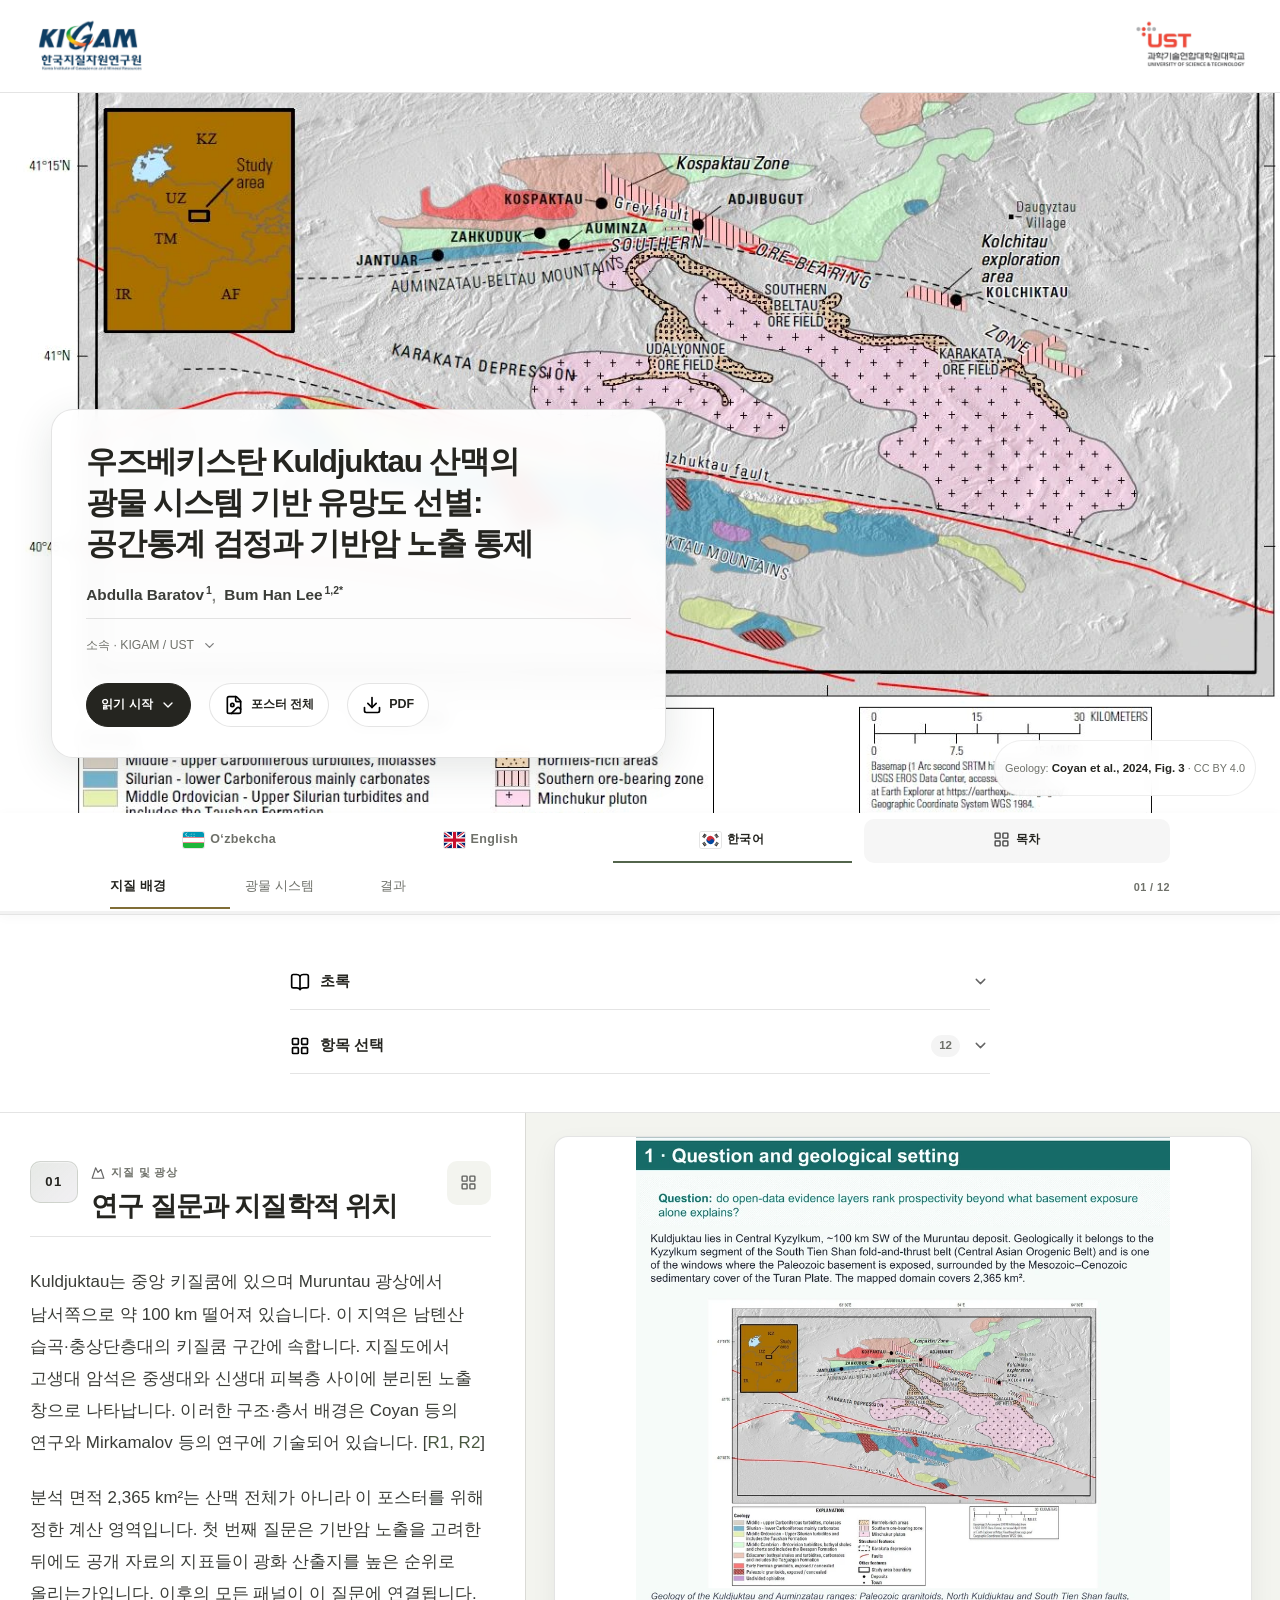
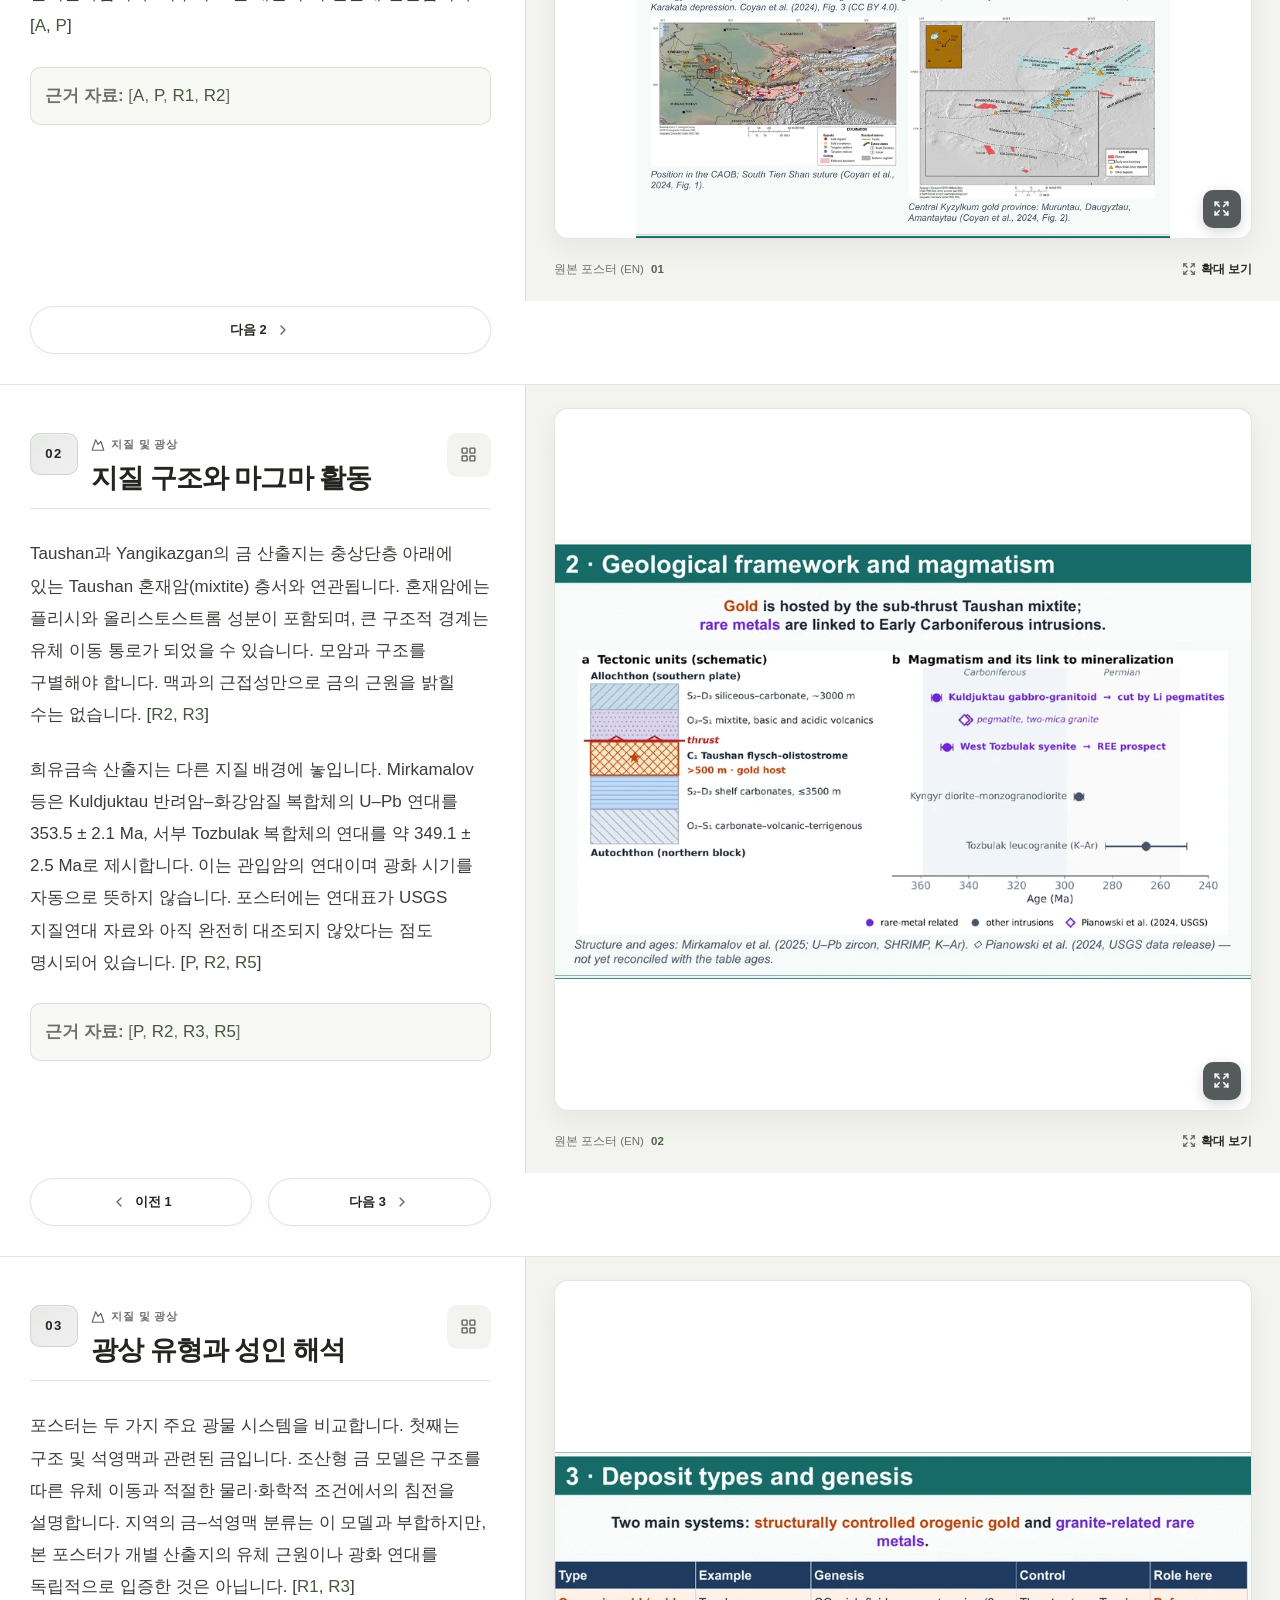
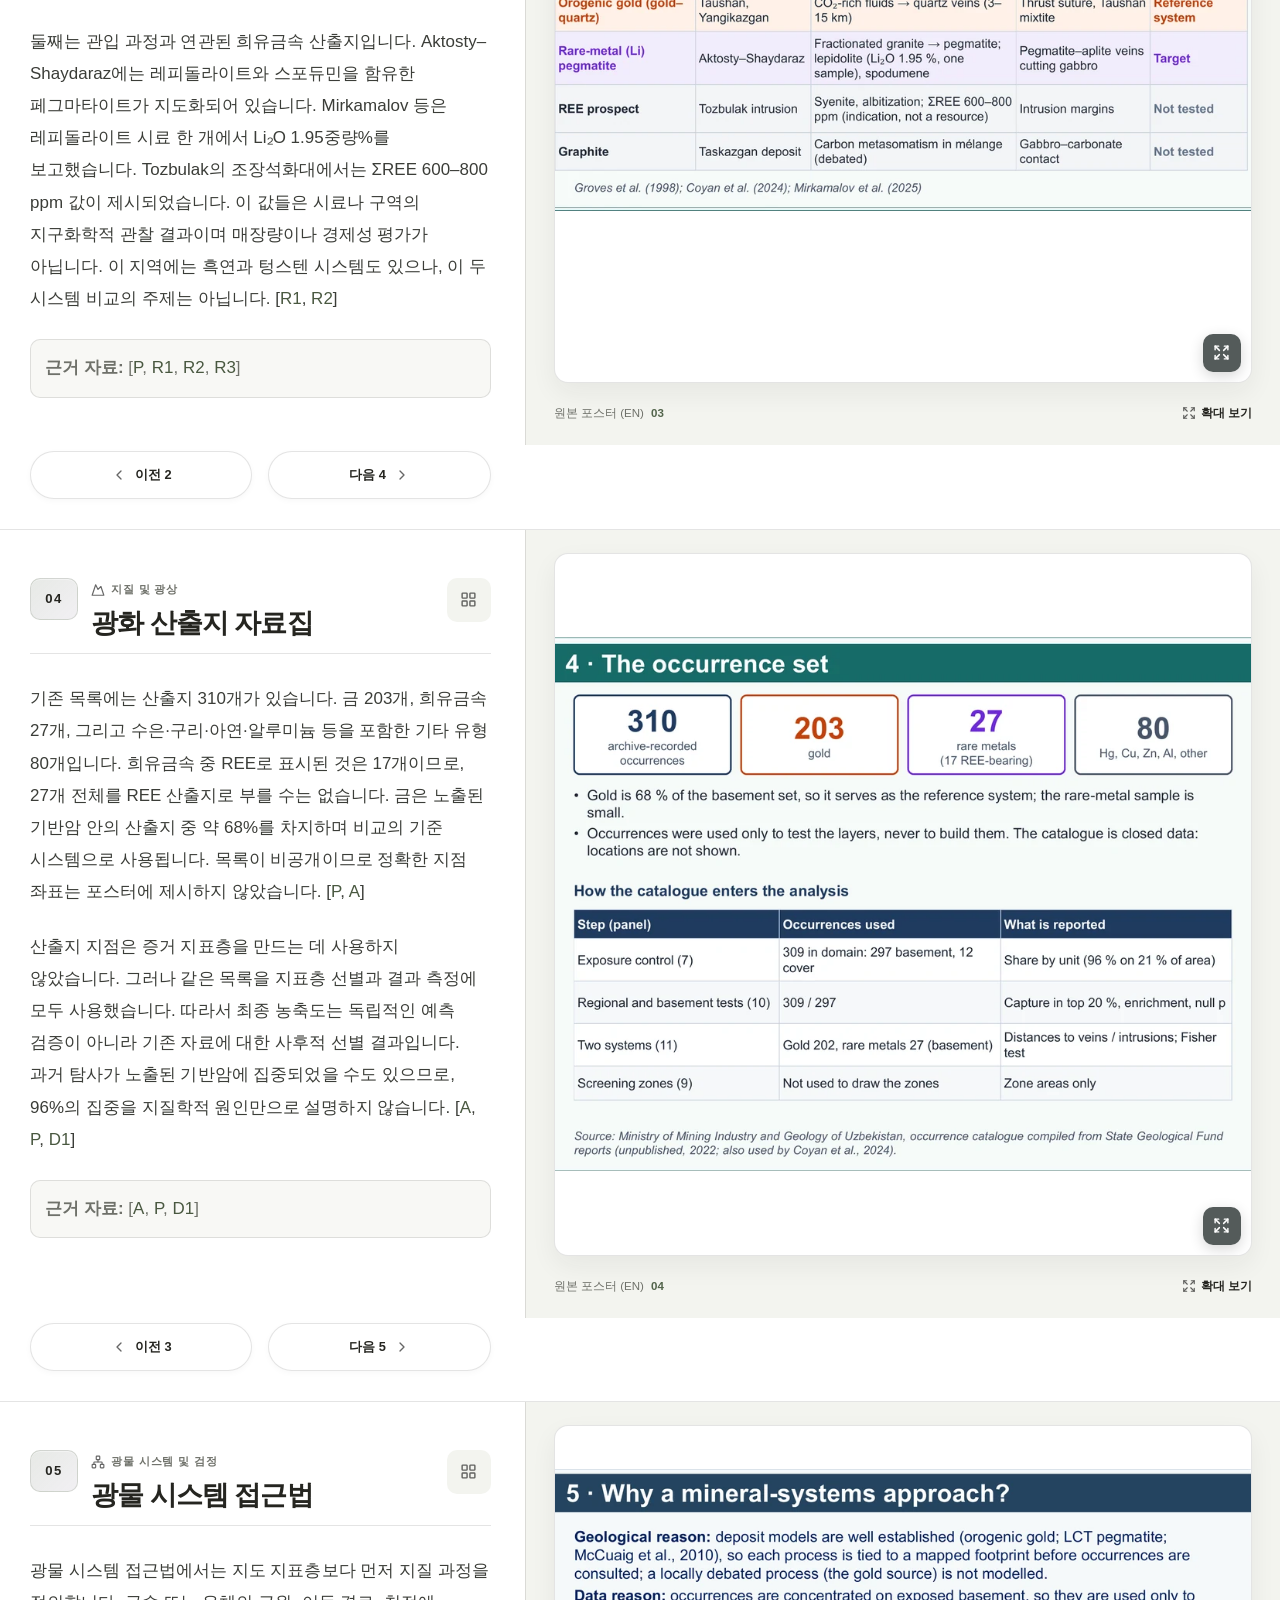
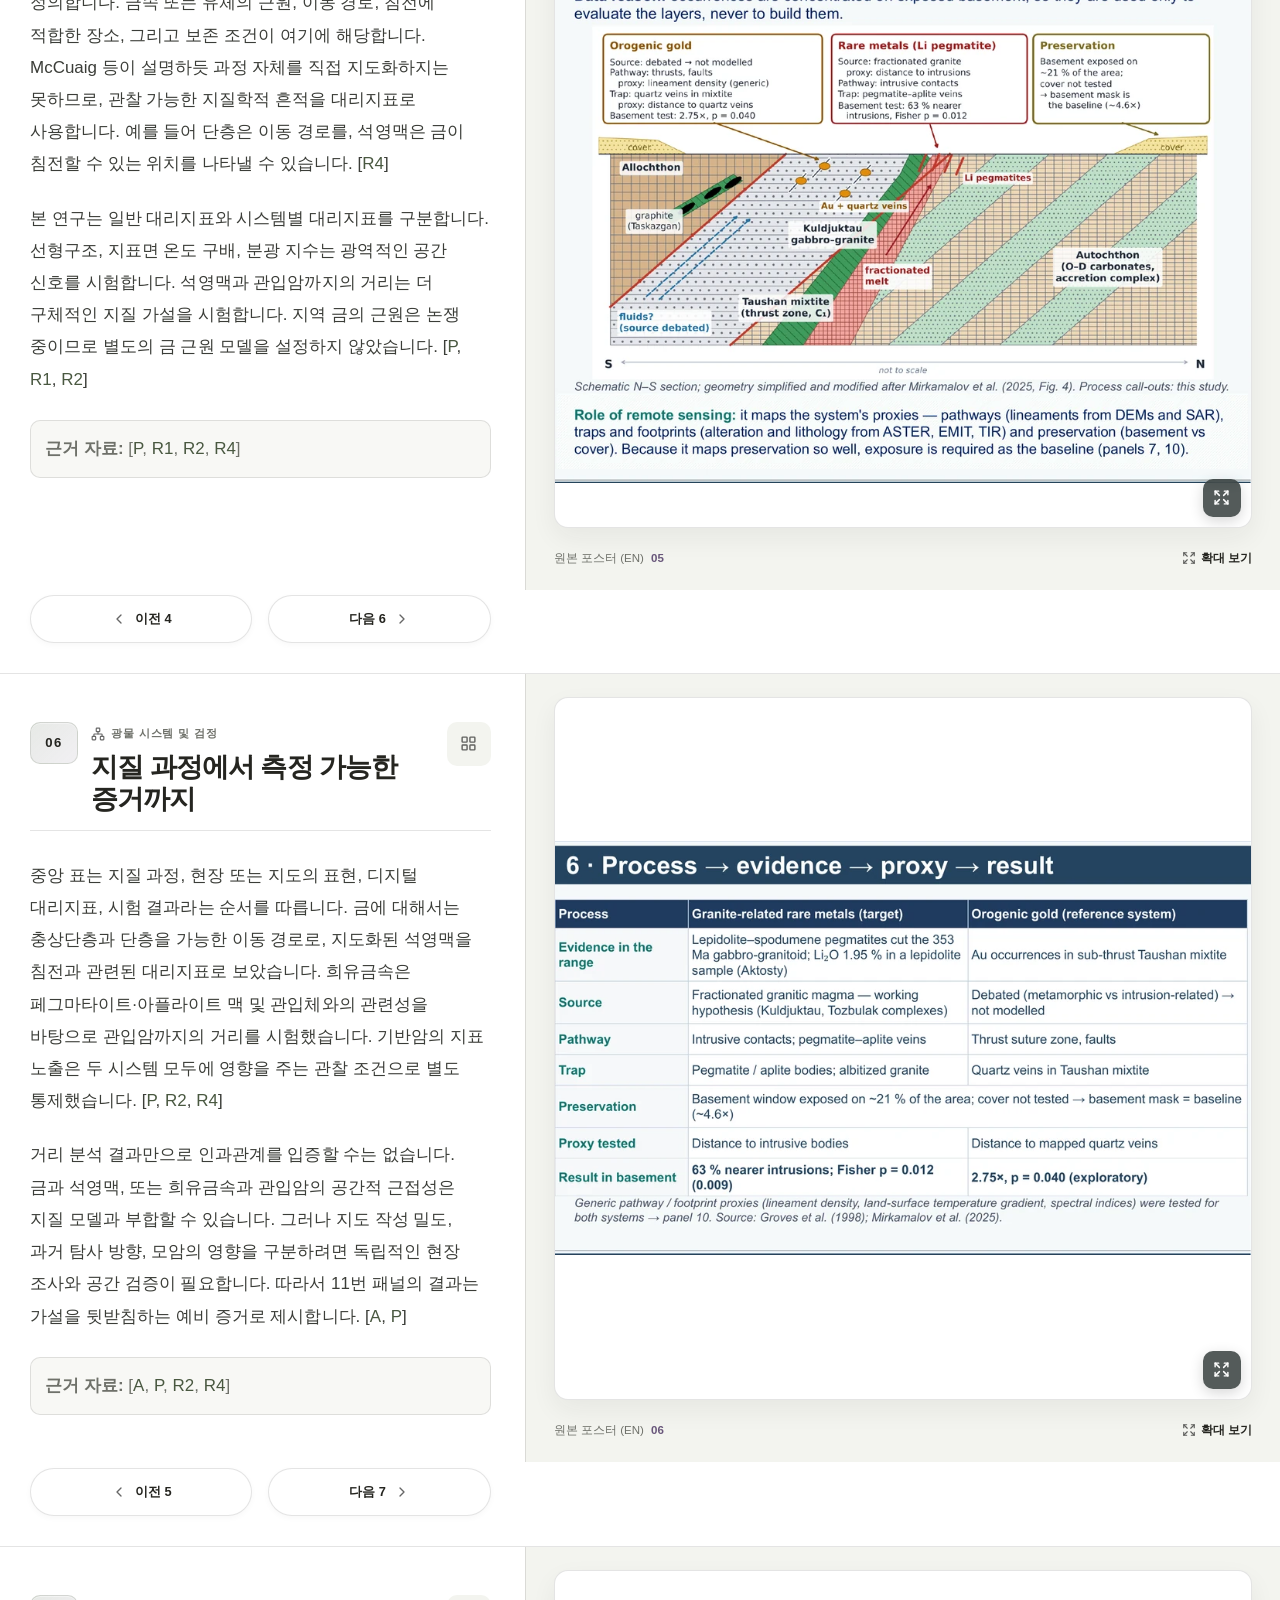
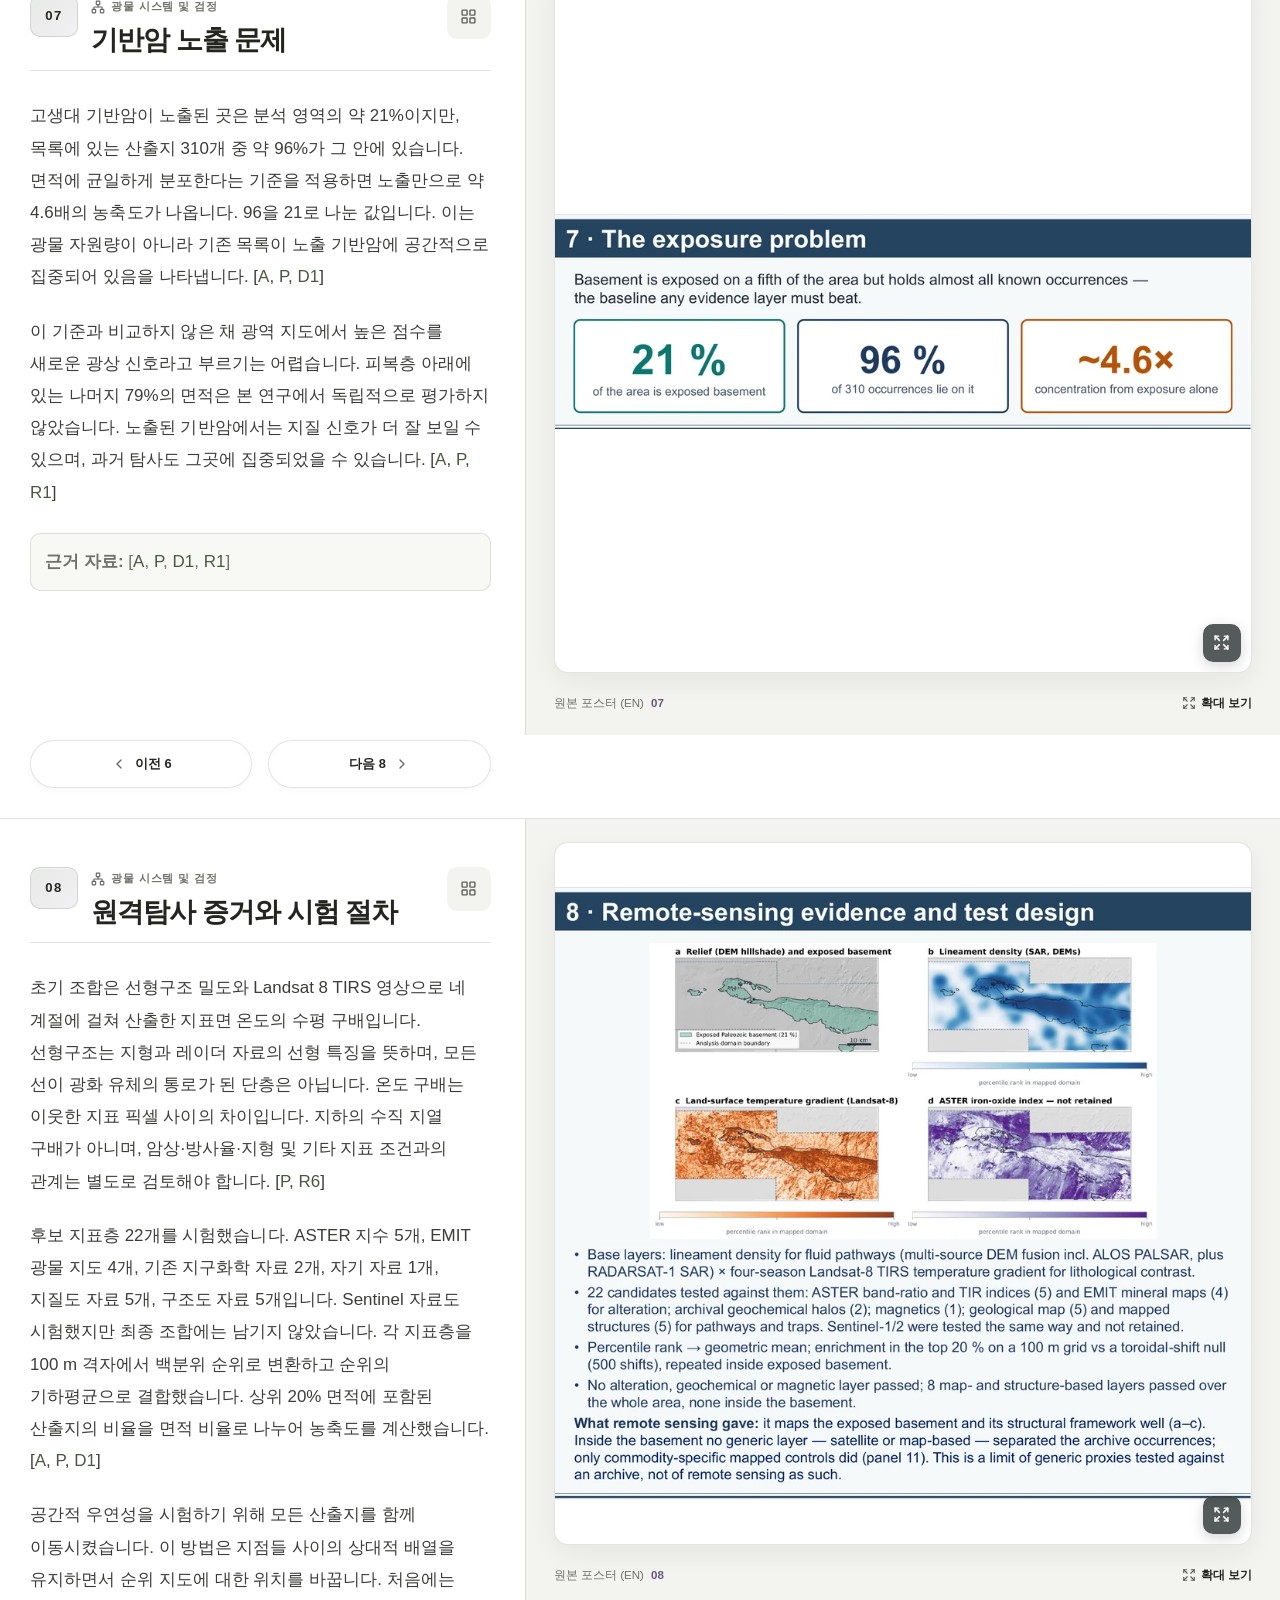
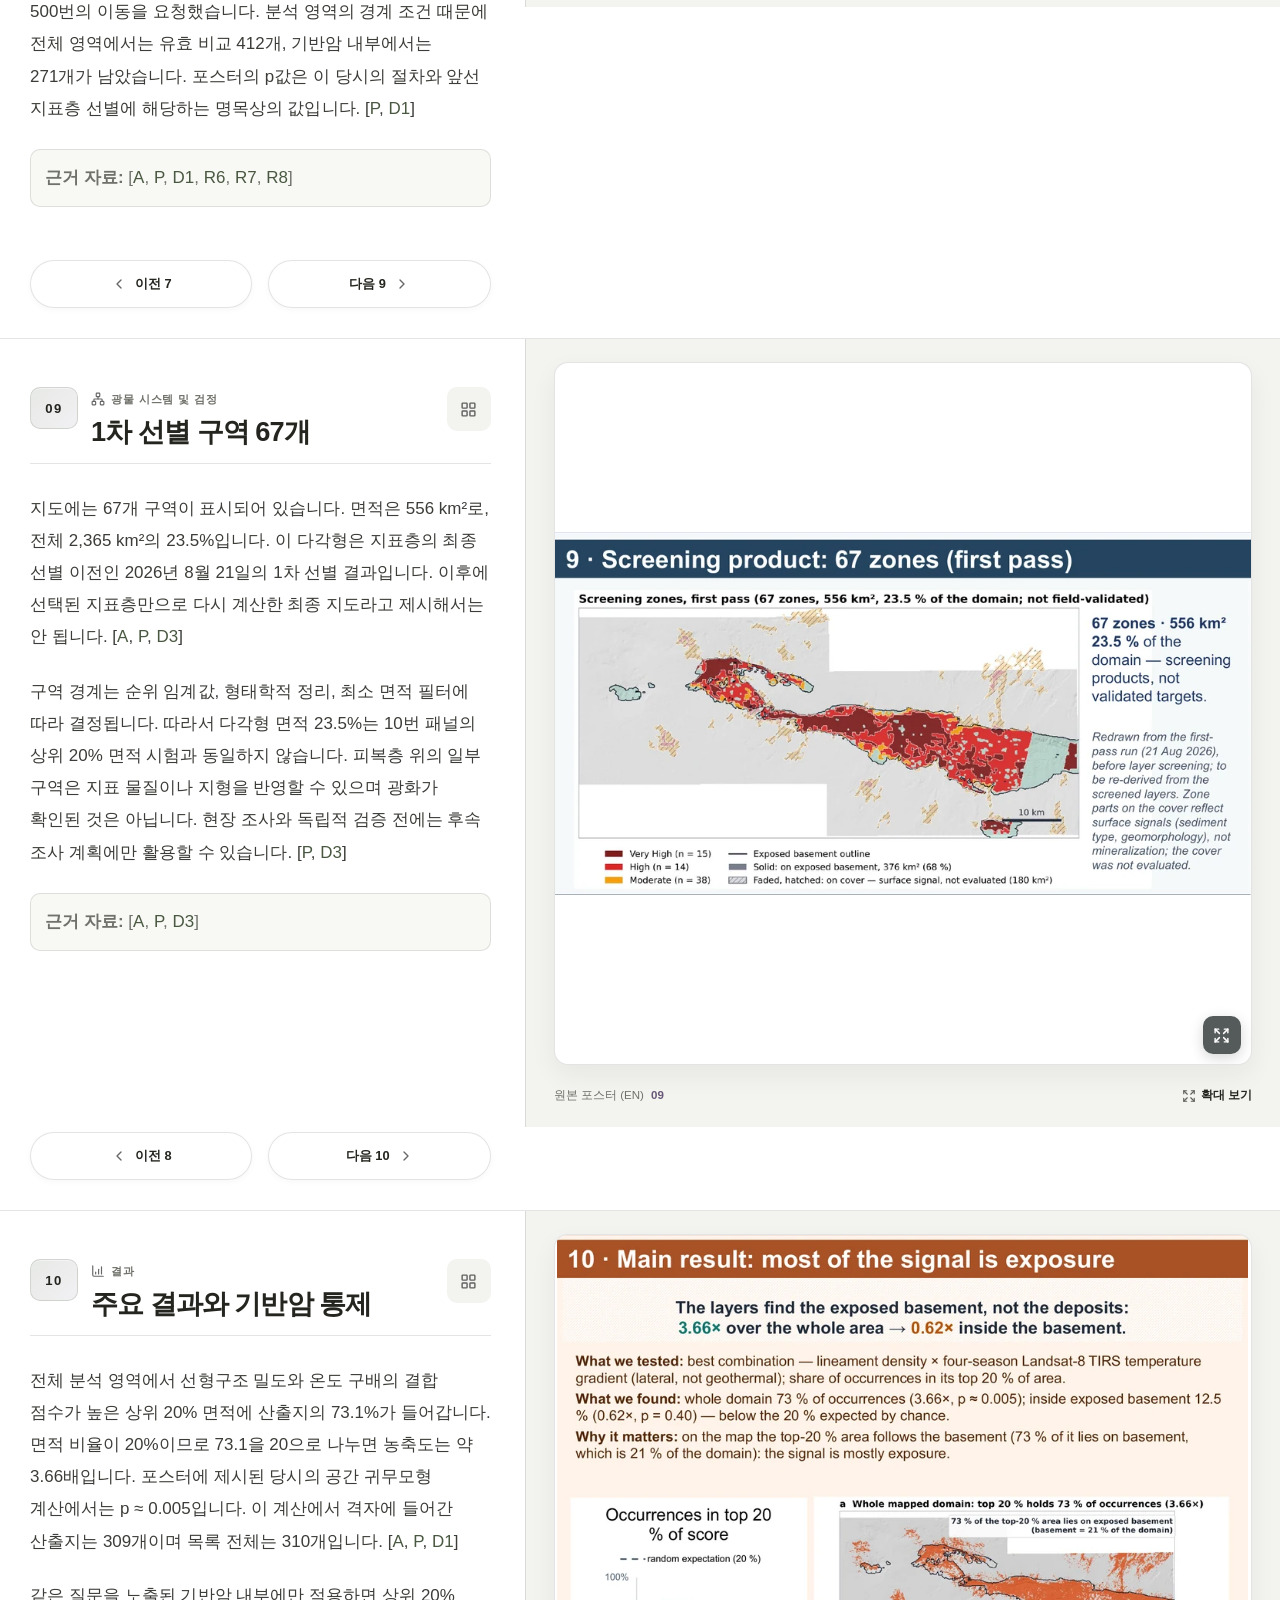
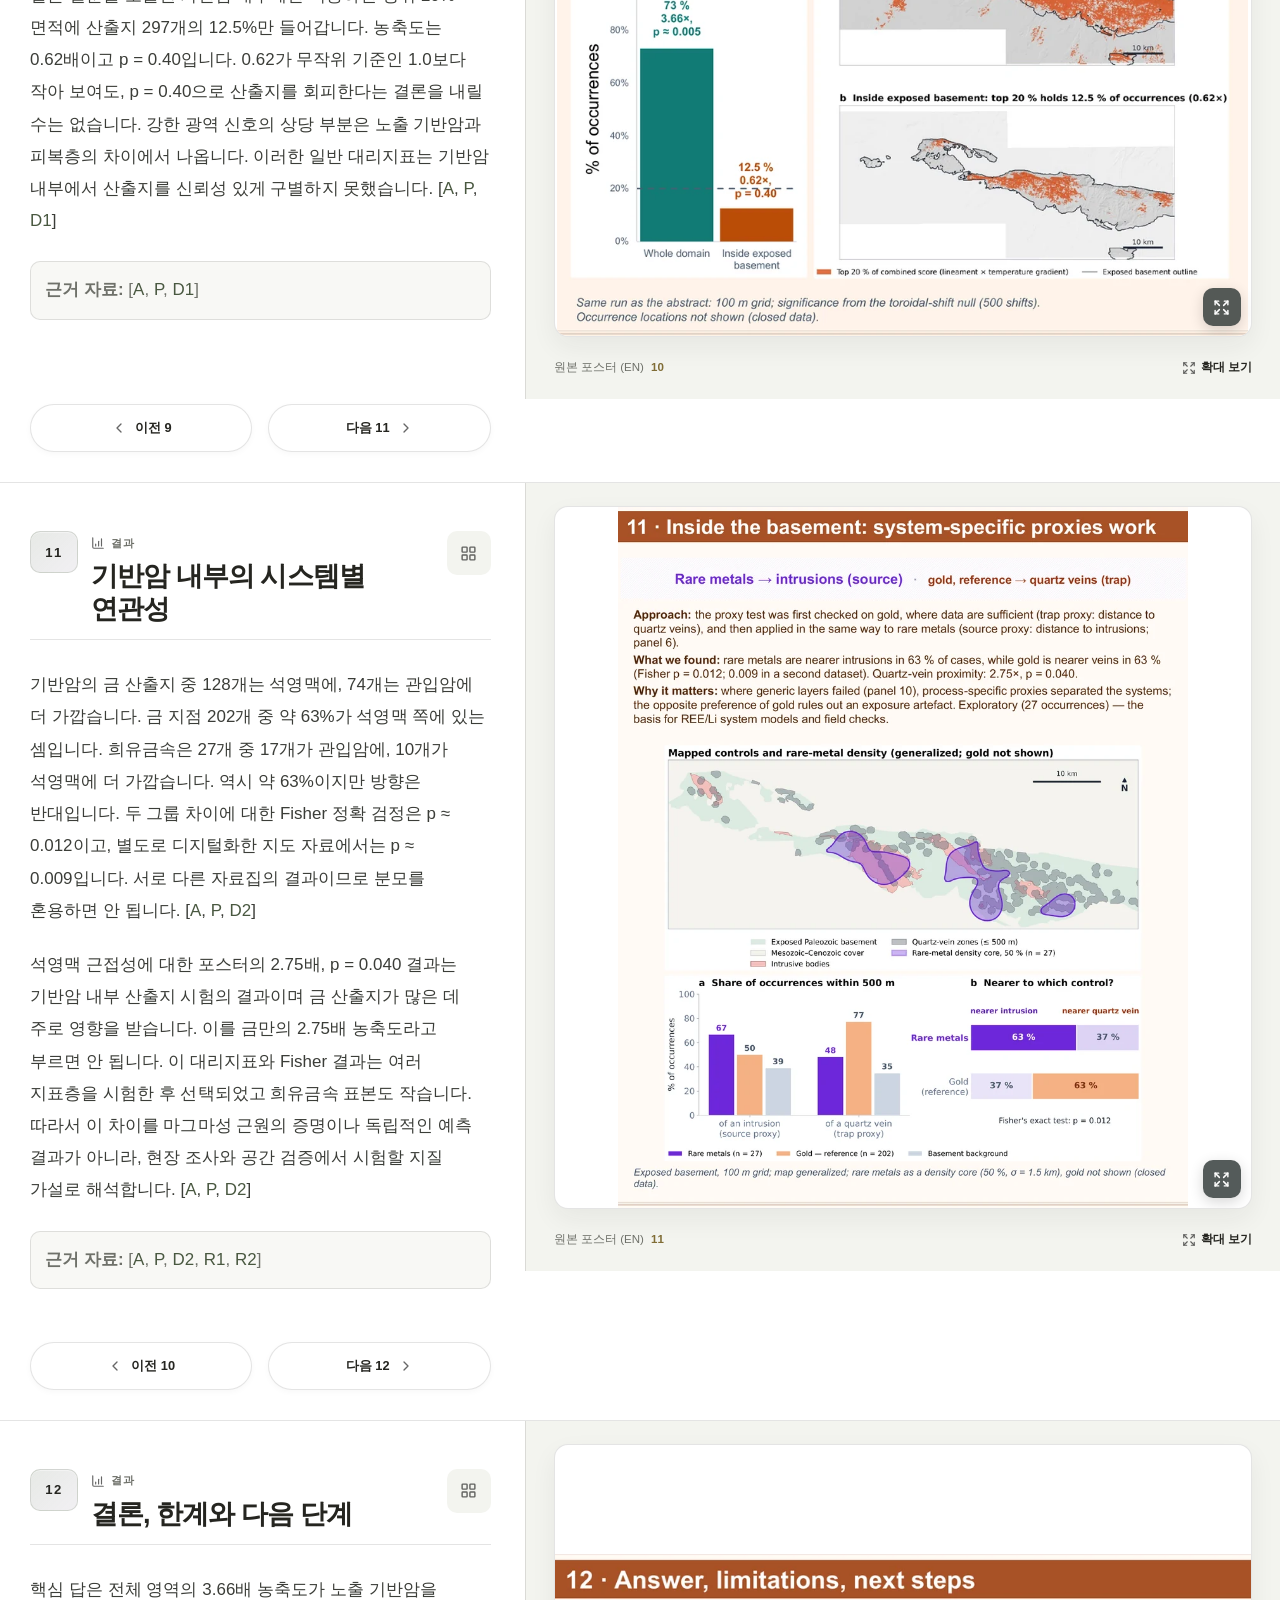
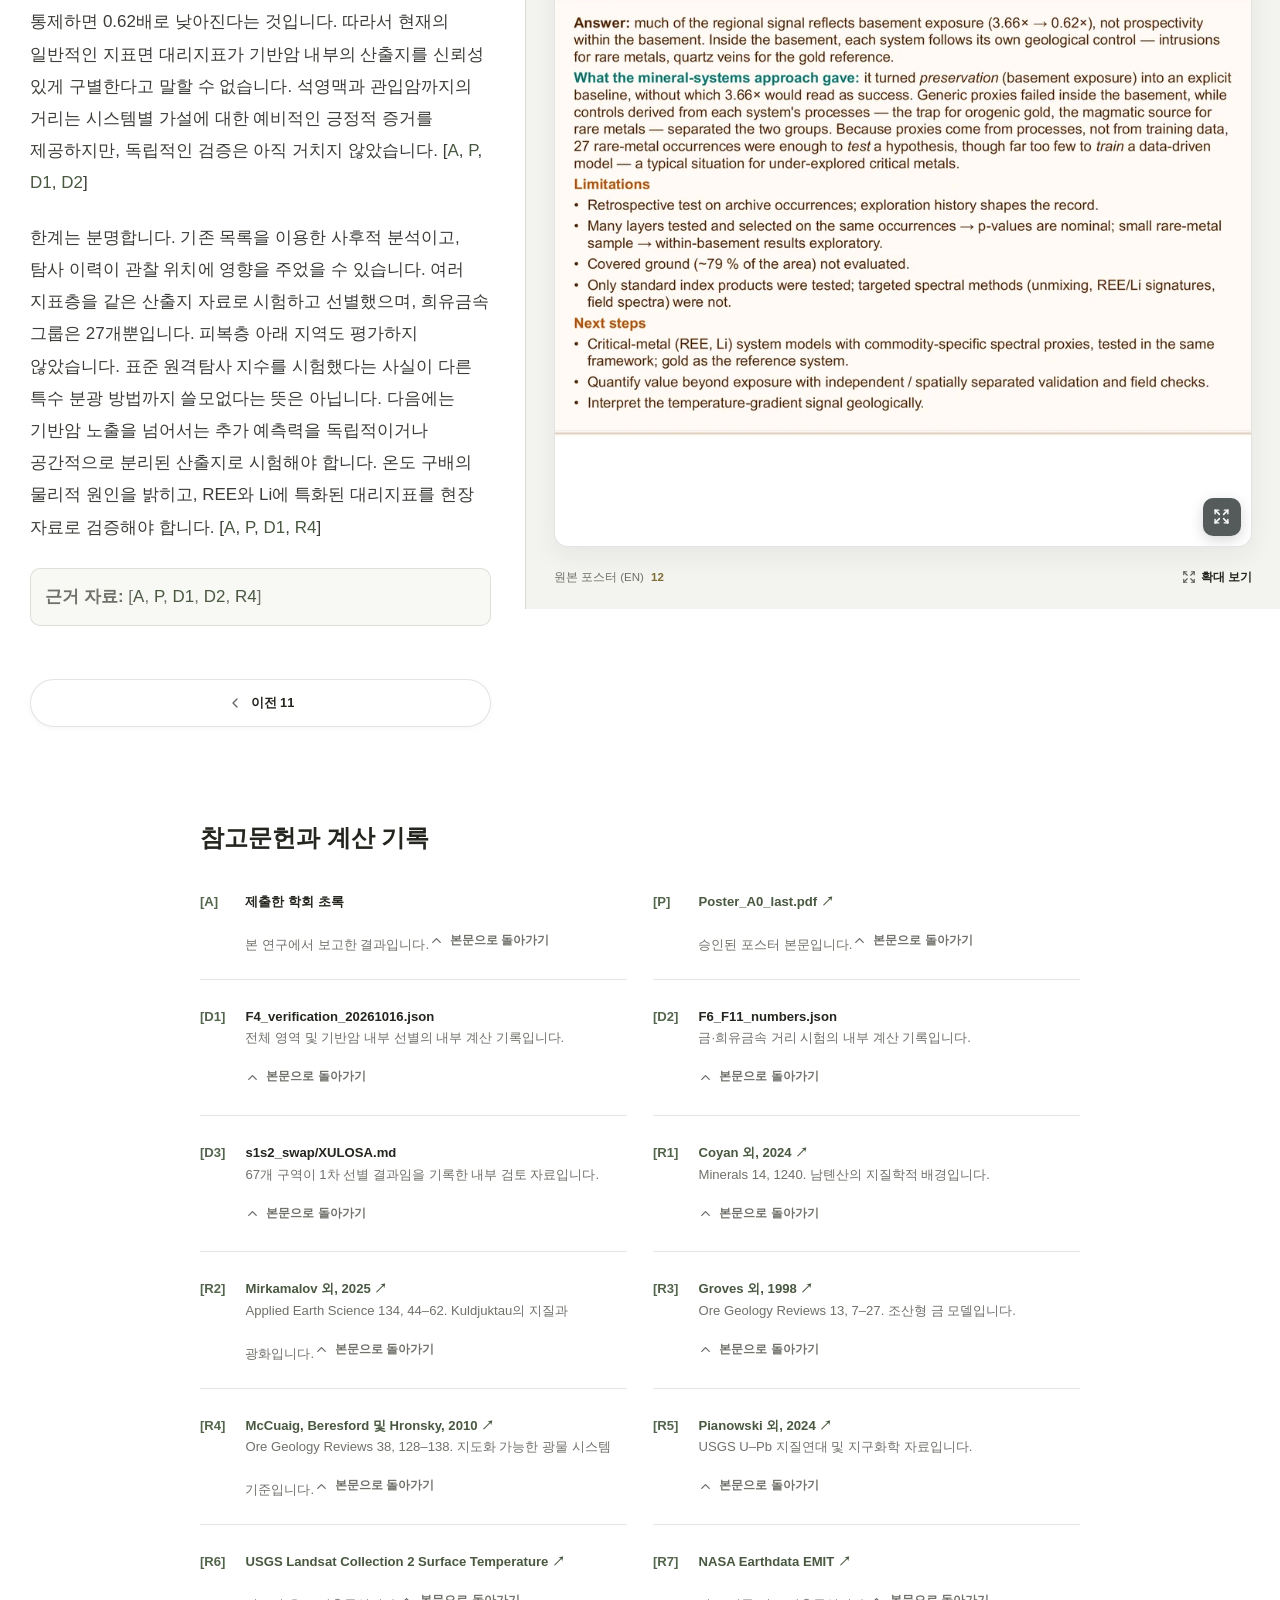
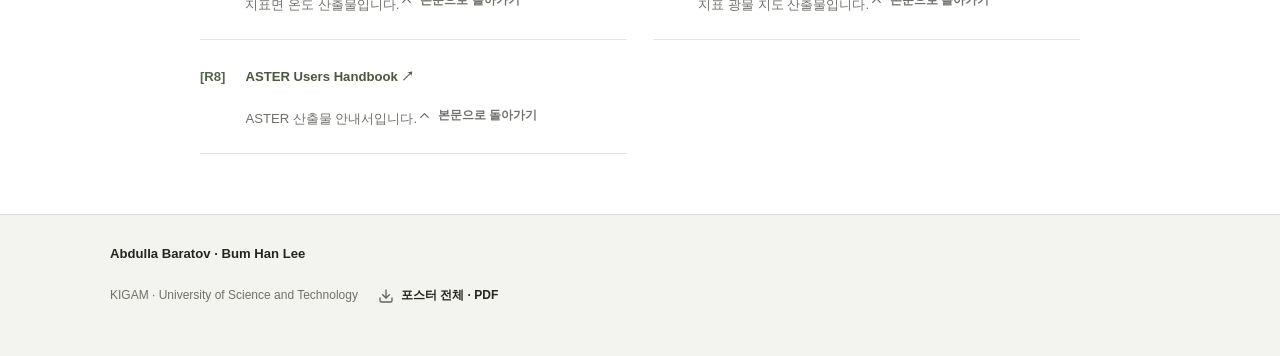
<file: ko.html>
<!doctype html>
<html lang="ko">
<head>
  <meta charset="utf-8">
  <meta name="viewport" content="width=device-width, initial-scale=1">
  <meta name="color-scheme" content="light">
  <meta name="description" content="포스터의 12개 항목에 대한 한국어 전체 설명입니다. 각 QR 코드는 해당 항목으로 연결됩니다.">
  <title>우즈베키스탄 Kuldjuktau 산맥의 광물 시스템 기반 유망도 선별: 공간통계 검정과 기반암 노출 통제</title>
  <link rel="stylesheet" href="story.css?v=story-20261026">
  <script src="app.js" defer></script>
</head>
<body>
<header class="story-cover" id="poster-head">
  <div class="brand-row wrap"><img src="assets/kigam-poster.png" alt="Korea Institute of Geoscience and Mineral Resources — KIGAM" class="brand-logo kigam" width="180" height="87"><img src="assets/ust-poster.png" alt="University of Science and Technology — UST" class="brand-logo ust" width="174" height="87"></div>
  <figure class="cover-visual"><a href="assets/cover-geology.webp" data-viewer data-title="Kuldjuktau — Coyan et al. (2024), Fig. 3"><img src="assets/cover-geology-mobile.webp" srcset="assets/cover-geology-mobile.webp 900w, assets/cover-geology.webp 1359w" sizes="100vw" alt="Kuldjuktau and Auminzatau geological map — Coyan et al. (2024), Fig. 3" width="1359" height="1007" fetchpriority="high"></a><figcaption>Geology: <a href="#ref-R1">Coyan et al., 2024, Fig. 3</a> · CC BY 4.0</figcaption></figure>
  <div class="cover-panel"><h1>우즈베키스탄 Kuldjuktau 산맥의 광물 시스템 기반 유망도 선별: 공간통계 검정과 기반암 노출 통제</h1>
  <p class="authors">Abdulla Baratov<sup>1</sup><span class="author-separator">, </span>Bum Han Lee<sup>1,2*</sup></p>
  <details class="cover-affiliations"><summary>소속 · KIGAM / UST <img class="icon" src="assets/icons/chevron-down.svg" alt="" aria-hidden="true" width="20" height="20"></summary><div class="affiliations"><p><sup>1</sup> Ore Geology Research Center, Korea Institute of Geoscience and Mineral Resources</p><p><sup>2</sup> Major of Geological Science, University of Science and Technology (UST)</p><a href="mailto:leebh@kigam.re.kr">*leebh@kigam.re.kr</a></div></details>
  <div class="poster-actions"><a class="start-reading" href="#bolim-01">읽기 시작<img class="icon" src="assets/icons/chevron-down.svg" alt="" aria-hidden="true" width="20" height="20"></a><a href="assets/poster-overview.webp" data-viewer data-original="assets/poster.pdf" data-title="포스터 전체" aria-label="포스터 전체" title="포스터 전체"><img class="icon" src="assets/icons/file-image.svg" alt="" aria-hidden="true" width="20" height="20"><span class="action-label">포스터 전체</span></a><a href="assets/poster.pdf" download aria-label="PDF" title="PDF"><img class="icon" src="assets/icons/download.svg" alt="" aria-hidden="true" width="20" height="20"><span class="action-label">PDF</span></a></div>
</div></header>
<nav class="language-bar" aria-label="Language / Til / 언어"><div class="toolbar-inner"><a data-page="index.html" href="index.html" hreflang="uz" lang="uz" aria-label="O‘zbekcha"><img class="flag" src="assets/flags/uz.svg" alt="" aria-hidden="true" width="24" height="18"><span class="lang-full">O‘zbekcha</span><span class="lang-short">O‘z</span></a><a data-page="en.html" href="en.html" hreflang="en" lang="en" aria-label="English"><img class="flag" src="assets/flags/gb.svg" alt="" aria-hidden="true" width="24" height="18"><span class="lang-full">English</span><span class="lang-short">EN</span></a><a data-page="ko.html" href="ko.html" hreflang="ko" lang="ko" aria-current="page" aria-label="한국어"><img class="flag" src="assets/flags/kr.svg" alt="" aria-hidden="true" width="24" height="18"><span class="lang-full">한국어</span><span class="lang-short">한국어</span></a><a class="menu-link" href="#mundarija"><img class="icon" src="assets/icons/layout-grid.svg" alt="" aria-hidden="true" width="20" height="20"><span>목차</span></a></div><div class="story-nav"><a href="#bolim-01" data-story-group="0">지질 배경</a><a href="#bolim-05" data-story-group="1">광물 시스템</a><a href="#bolim-10" data-story-group="2">결과</a><span id="story-position">01 / 12</span></div><div class="reading-progress" role="progressbar" aria-label="읽기 진행률" aria-valuemin="0" aria-valuemax="100" aria-valuenow="0"><span></span></div></nav>
<main class="story-main"><div class="story-intro wrap">
  <div class="overview-tools"><details class="abstract"><summary><img class="icon" src="assets/icons/book-open.svg" alt="" aria-hidden="true" width="20" height="20"><span>초록</span><img class="icon" src="assets/icons/chevron-down.svg" alt="" aria-hidden="true" width="20" height="20"></summary><a href="assets/poster-abstract.webp" data-viewer data-title="초록"><img src="assets/poster-abstract.webp" alt="초록 — 원본 포스터 (EN)" loading="lazy" width="1600" height="310"></a></details></div>
  <nav id="mundarija" aria-label="목차"><details class="toc"><summary><img class="icon" src="assets/icons/layout-grid.svg" alt="" aria-hidden="true" width="20" height="20"><span>항목 선택</span><span class="section-count">12</span><img class="icon" src="assets/icons/chevron-down.svg" alt="" aria-hidden="true" width="20" height="20"></summary><div class="nav-grid"><a href="#bolim-01" data-group="0"><span class="toc-number">01</span><span>연구 질문과 지질학적 위치</span><img class="icon" src="assets/icons/chevron-right.svg" alt="" aria-hidden="true" width="20" height="20"></a><a href="#bolim-02" data-group="0"><span class="toc-number">02</span><span>지질 구조와 마그마 활동</span><img class="icon" src="assets/icons/chevron-right.svg" alt="" aria-hidden="true" width="20" height="20"></a><a href="#bolim-03" data-group="0"><span class="toc-number">03</span><span>광상 유형과 성인 해석</span><img class="icon" src="assets/icons/chevron-right.svg" alt="" aria-hidden="true" width="20" height="20"></a><a href="#bolim-04" data-group="0"><span class="toc-number">04</span><span>광화 산출지 자료집</span><img class="icon" src="assets/icons/chevron-right.svg" alt="" aria-hidden="true" width="20" height="20"></a><a href="#bolim-05" data-group="1"><span class="toc-number">05</span><span>광물 시스템 접근법</span><img class="icon" src="assets/icons/chevron-right.svg" alt="" aria-hidden="true" width="20" height="20"></a><a href="#bolim-06" data-group="1"><span class="toc-number">06</span><span>지질 과정에서 측정 가능한 증거까지</span><img class="icon" src="assets/icons/chevron-right.svg" alt="" aria-hidden="true" width="20" height="20"></a><a href="#bolim-07" data-group="1"><span class="toc-number">07</span><span>기반암 노출 문제</span><img class="icon" src="assets/icons/chevron-right.svg" alt="" aria-hidden="true" width="20" height="20"></a><a href="#bolim-08" data-group="1"><span class="toc-number">08</span><span>원격탐사 증거와 시험 절차</span><img class="icon" src="assets/icons/chevron-right.svg" alt="" aria-hidden="true" width="20" height="20"></a><a href="#bolim-09" data-group="1"><span class="toc-number">09</span><span>1차 선별 구역 67개</span><img class="icon" src="assets/icons/chevron-right.svg" alt="" aria-hidden="true" width="20" height="20"></a><a href="#bolim-10" data-group="2"><span class="toc-number">10</span><span>주요 결과와 기반암 통제</span><img class="icon" src="assets/icons/chevron-right.svg" alt="" aria-hidden="true" width="20" height="20"></a><a href="#bolim-11" data-group="2"><span class="toc-number">11</span><span>기반암 내부의 시스템별 연관성</span><img class="icon" src="assets/icons/chevron-right.svg" alt="" aria-hidden="true" width="20" height="20"></a><a href="#bolim-12" data-group="2"><span class="toc-number">12</span><span>결론, 한계와 다음 단계</span><img class="icon" src="assets/icons/chevron-right.svg" alt="" aria-hidden="true" width="20" height="20"></a></div></details></nav>
  </div>
  <section class="chapter" id="bolim-01" data-group="0"><div class="chapter-layout"><figure class="poster-panel"><a class="poster-figure" href="assets/panel-01.webp" data-viewer data-title="1 연구 질문과 지질학적 위치"><img class="panel-image" src="assets/panel-01-preview.webp" width="900" height="1181" loading="lazy" decoding="async" alt="원본 포스터 (EN): 1 연구 질문과 지질학적 위치"><span class="image-action"><img class="icon" src="assets/icons/expand.svg" alt="" aria-hidden="true" width="20" height="20"></span></a><figcaption><span>원본 포스터 (EN) <b>01</b></span><a href="assets/panel-01.webp" data-viewer data-title="1 연구 질문과 지질학적 위치"><img class="icon" src="assets/icons/expand.svg" alt="" aria-hidden="true" width="20" height="20">확대 보기</a></figcaption></figure><div class="chapter-copy"><div class="chapter-top"><div class="chapter-number">01</div><div class="chapter-heading"><p class="group-label"><img class="icon" src="assets/icons/mountain.svg" alt="" aria-hidden="true" width="20" height="20">지질 및 광상</p><h2>연구 질문과 지질학적 위치</h2></div><a class="top-link" href="#mundarija" aria-label="목차"><img class="icon" src="assets/icons/layout-grid.svg" alt="" aria-hidden="true" width="20" height="20"></a></div><p>Kuldjuktau는 중앙 키질쿰에 있으며 Muruntau 광상에서 남서쪽으로 약 100 km 떨어져 있습니다. 이 지역은 남톈산 습곡·충상단층대의 키질쿰 구간에 속합니다. 지질도에서 고생대 암석은 중생대와 신생대 피복층 사이에 분리된 노출 창으로 나타납니다. 이러한 구조·층서 배경은 Coyan 등의 연구와 Mirkamalov 등의 연구에 기술되어 있습니다. [<a href="#ref-R1">R1</a>, <a href="#ref-R2">R2</a>]</p><p>분석 면적 2,365 km²는 산맥 전체가 아니라 이 포스터를 위해 정한 계산 영역입니다. 첫 번째 질문은 기반암 노출을 고려한 뒤에도 공개 자료의 지표들이 광화 산출지를 높은 순위로 올리는가입니다. 이후의 모든 패널이 이 질문에 연결됩니다. [<a href="#ref-A">A</a>, <a href="#ref-P">P</a>]</p><p class="evidence"><strong>근거 자료:</strong> [<a href="#ref-A">A</a>, <a href="#ref-P">P</a>, <a href="#ref-R1">R1</a>, <a href="#ref-R2">R2</a>]</p></div></div><nav class="chapter-pagination" aria-label="목차"><a href="#bolim-02"><span>다음 2</span><img class="icon" src="assets/icons/chevron-right.svg" alt="" aria-hidden="true" width="20" height="20"></a></nav></section><section class="chapter" id="bolim-02" data-group="0"><div class="chapter-layout"><figure class="poster-panel"><a class="poster-figure" href="assets/panel-02.webp" data-viewer data-title="2 지질 구조와 마그마 활동"><img class="panel-image" src="assets/panel-02-preview.webp" width="900" height="568" loading="lazy" decoding="async" alt="원본 포스터 (EN): 2 지질 구조와 마그마 활동"><span class="image-action"><img class="icon" src="assets/icons/expand.svg" alt="" aria-hidden="true" width="20" height="20"></span></a><figcaption><span>원본 포스터 (EN) <b>02</b></span><a href="assets/panel-02.webp" data-viewer data-title="2 지질 구조와 마그마 활동"><img class="icon" src="assets/icons/expand.svg" alt="" aria-hidden="true" width="20" height="20">확대 보기</a></figcaption></figure><div class="chapter-copy"><div class="chapter-top"><div class="chapter-number">02</div><div class="chapter-heading"><p class="group-label"><img class="icon" src="assets/icons/mountain.svg" alt="" aria-hidden="true" width="20" height="20">지질 및 광상</p><h2>지질 구조와 마그마 활동</h2></div><a class="top-link" href="#mundarija" aria-label="목차"><img class="icon" src="assets/icons/layout-grid.svg" alt="" aria-hidden="true" width="20" height="20"></a></div><p>Taushan과 Yangikazgan의 금 산출지는 충상단층 아래에 있는 Taushan 혼재암(mixtite) 층서와 연관됩니다. 혼재암에는 플리시와 올리스토스트롬 성분이 포함되며, 큰 구조적 경계는 유체 이동 통로가 되었을 수 있습니다. 모암과 구조를 구별해야 합니다. 맥과의 근접성만으로 금의 근원을 밝힐 수는 없습니다. [<a href="#ref-R2">R2</a>, <a href="#ref-R3">R3</a>]</p><p>희유금속 산출지는 다른 지질 배경에 놓입니다. Mirkamalov 등은 Kuldjuktau 반려암–화강암질 복합체의 U–Pb 연대를 353.5 ± 2.1 Ma, 서부 Tozbulak 복합체의 연대를 약 349.1 ± 2.5 Ma로 제시합니다. 이는 관입암의 연대이며 광화 시기를 자동으로 뜻하지 않습니다. 포스터에는 연대표가 USGS 지질연대 자료와 아직 완전히 대조되지 않았다는 점도 명시되어 있습니다. [<a href="#ref-P">P</a>, <a href="#ref-R2">R2</a>, <a href="#ref-R5">R5</a>]</p><p class="evidence"><strong>근거 자료:</strong> [<a href="#ref-P">P</a>, <a href="#ref-R2">R2</a>, <a href="#ref-R3">R3</a>, <a href="#ref-R5">R5</a>]</p></div></div><nav class="chapter-pagination" aria-label="목차"><a href="#bolim-01"><img class="icon" src="assets/icons/chevron-left.svg" alt="" aria-hidden="true" width="20" height="20"><span>이전 1</span></a><a href="#bolim-03"><span>다음 3</span><img class="icon" src="assets/icons/chevron-right.svg" alt="" aria-hidden="true" width="20" height="20"></a></nav></section><section class="chapter" id="bolim-03" data-group="0"><div class="chapter-layout"><figure class="poster-panel"><a class="poster-figure" href="assets/panel-03.webp" data-viewer data-title="3 광상 유형과 성인 해석"><img class="panel-image" src="assets/panel-03-preview.webp" width="900" height="464" loading="lazy" decoding="async" alt="원본 포스터 (EN): 3 광상 유형과 성인 해석"><span class="image-action"><img class="icon" src="assets/icons/expand.svg" alt="" aria-hidden="true" width="20" height="20"></span></a><figcaption><span>원본 포스터 (EN) <b>03</b></span><a href="assets/panel-03.webp" data-viewer data-title="3 광상 유형과 성인 해석"><img class="icon" src="assets/icons/expand.svg" alt="" aria-hidden="true" width="20" height="20">확대 보기</a></figcaption></figure><div class="chapter-copy"><div class="chapter-top"><div class="chapter-number">03</div><div class="chapter-heading"><p class="group-label"><img class="icon" src="assets/icons/mountain.svg" alt="" aria-hidden="true" width="20" height="20">지질 및 광상</p><h2>광상 유형과 성인 해석</h2></div><a class="top-link" href="#mundarija" aria-label="목차"><img class="icon" src="assets/icons/layout-grid.svg" alt="" aria-hidden="true" width="20" height="20"></a></div><p>포스터는 두 가지 주요 광물 시스템을 비교합니다. 첫째는 구조 및 석영맥과 관련된 금입니다. 조산형 금 모델은 구조를 따른 유체 이동과 적절한 물리·화학적 조건에서의 침전을 설명합니다. 지역의 금–석영맥 분류는 이 모델과 부합하지만, 본 포스터가 개별 산출지의 유체 근원이나 광화 연대를 독립적으로 입증한 것은 아닙니다. [<a href="#ref-R1">R1</a>, <a href="#ref-R3">R3</a>]</p><p>둘째는 관입 과정과 연관된 희유금속 산출지입니다. Aktosty–Shaydaraz에는 레피돌라이트와 스포듀민을 함유한 페그마타이트가 지도화되어 있습니다. Mirkamalov 등은 레피돌라이트 시료 한 개에서 Li₂O 1.95중량%를 보고했습니다. Tozbulak의 조장석화대에서는 ΣREE 600–800 ppm 값이 제시되었습니다. 이 값들은 시료나 구역의 지구화학적 관찰 결과이며 매장량이나 경제성 평가가 아닙니다. 이 지역에는 흑연과 텅스텐 시스템도 있으나, 이 두 시스템 비교의 주제는 아닙니다. [<a href="#ref-R1">R1</a>, <a href="#ref-R2">R2</a>]</p><p class="evidence"><strong>근거 자료:</strong> [<a href="#ref-P">P</a>, <a href="#ref-R1">R1</a>, <a href="#ref-R2">R2</a>, <a href="#ref-R3">R3</a>]</p></div></div><nav class="chapter-pagination" aria-label="목차"><a href="#bolim-02"><img class="icon" src="assets/icons/chevron-left.svg" alt="" aria-hidden="true" width="20" height="20"><span>이전 2</span></a><a href="#bolim-04"><span>다음 4</span><img class="icon" src="assets/icons/chevron-right.svg" alt="" aria-hidden="true" width="20" height="20"></a></nav></section><section class="chapter" id="bolim-04" data-group="0"><div class="chapter-layout"><figure class="poster-panel"><a class="poster-figure" href="assets/panel-04.webp" data-viewer data-title="4 광화 산출지 자료집"><img class="panel-image" src="assets/panel-04-preview.webp" width="900" height="690" loading="lazy" decoding="async" alt="원본 포스터 (EN): 4 광화 산출지 자료집"><span class="image-action"><img class="icon" src="assets/icons/expand.svg" alt="" aria-hidden="true" width="20" height="20"></span></a><figcaption><span>원본 포스터 (EN) <b>04</b></span><a href="assets/panel-04.webp" data-viewer data-title="4 광화 산출지 자료집"><img class="icon" src="assets/icons/expand.svg" alt="" aria-hidden="true" width="20" height="20">확대 보기</a></figcaption></figure><div class="chapter-copy"><div class="chapter-top"><div class="chapter-number">04</div><div class="chapter-heading"><p class="group-label"><img class="icon" src="assets/icons/mountain.svg" alt="" aria-hidden="true" width="20" height="20">지질 및 광상</p><h2>광화 산출지 자료집</h2></div><a class="top-link" href="#mundarija" aria-label="목차"><img class="icon" src="assets/icons/layout-grid.svg" alt="" aria-hidden="true" width="20" height="20"></a></div><p>기존 목록에는 산출지 310개가 있습니다. 금 203개, 희유금속 27개, 그리고 수은·구리·아연·알루미늄 등을 포함한 기타 유형 80개입니다. 희유금속 중 REE로 표시된 것은 17개이므로, 27개 전체를 REE 산출지로 부를 수는 없습니다. 금은 노출된 기반암 안의 산출지 중 약 68%를 차지하며 비교의 기준 시스템으로 사용됩니다. 목록이 비공개이므로 정확한 지점 좌표는 포스터에 제시하지 않았습니다. [<a href="#ref-P">P</a>, <a href="#ref-A">A</a>]</p><p>산출지 지점은 증거 지표층을 만드는 데 사용하지 않았습니다. 그러나 같은 목록을 지표층 선별과 결과 측정에 모두 사용했습니다. 따라서 최종 농축도는 독립적인 예측 검증이 아니라 기존 자료에 대한 사후적 선별 결과입니다. 과거 탐사가 노출된 기반암에 집중되었을 수도 있으므로, 96%의 집중을 지질학적 원인만으로 설명하지 않습니다. [<a href="#ref-A">A</a>, <a href="#ref-P">P</a>, <a href="#ref-D1">D1</a>]</p><p class="evidence"><strong>근거 자료:</strong> [<a href="#ref-A">A</a>, <a href="#ref-P">P</a>, <a href="#ref-D1">D1</a>]</p></div></div><nav class="chapter-pagination" aria-label="목차"><a href="#bolim-03"><img class="icon" src="assets/icons/chevron-left.svg" alt="" aria-hidden="true" width="20" height="20"><span>이전 3</span></a><a href="#bolim-05"><span>다음 5</span><img class="icon" src="assets/icons/chevron-right.svg" alt="" aria-hidden="true" width="20" height="20"></a></nav></section><section class="chapter" id="bolim-05" data-group="1"><div class="chapter-layout"><figure class="poster-panel"><a class="poster-figure" href="assets/panel-05.webp" data-viewer data-title="5 광물 시스템 접근법"><img class="panel-image" src="assets/panel-05-preview.webp" width="900" height="794" loading="lazy" decoding="async" alt="원본 포스터 (EN): 5 광물 시스템 접근법"><span class="image-action"><img class="icon" src="assets/icons/expand.svg" alt="" aria-hidden="true" width="20" height="20"></span></a><figcaption><span>원본 포스터 (EN) <b>05</b></span><a href="assets/panel-05.webp" data-viewer data-title="5 광물 시스템 접근법"><img class="icon" src="assets/icons/expand.svg" alt="" aria-hidden="true" width="20" height="20">확대 보기</a></figcaption></figure><div class="chapter-copy"><div class="chapter-top"><div class="chapter-number">05</div><div class="chapter-heading"><p class="group-label"><img class="icon" src="assets/icons/network.svg" alt="" aria-hidden="true" width="20" height="20">광물 시스템 및 검정</p><h2>광물 시스템 접근법</h2></div><a class="top-link" href="#mundarija" aria-label="목차"><img class="icon" src="assets/icons/layout-grid.svg" alt="" aria-hidden="true" width="20" height="20"></a></div><p>광물 시스템 접근법에서는 지도 지표층보다 먼저 지질 과정을 정의합니다. 금속 또는 유체의 근원, 이동 경로, 침전에 적합한 장소, 그리고 보존 조건이 여기에 해당합니다. McCuaig 등이 설명하듯 과정 자체를 직접 지도화하지는 못하므로, 관찰 가능한 지질학적 흔적을 대리지표로 사용합니다. 예를 들어 단층은 이동 경로를, 석영맥은 금이 침전할 수 있는 위치를 나타낼 수 있습니다. [<a href="#ref-R4">R4</a>]</p><p>본 연구는 일반 대리지표와 시스템별 대리지표를 구분합니다. 선형구조, 지표면 온도 구배, 분광 지수는 광역적인 공간 신호를 시험합니다. 석영맥과 관입암까지의 거리는 더 구체적인 지질 가설을 시험합니다. 지역 금의 근원은 논쟁 중이므로 별도의 금 근원 모델을 설정하지 않았습니다. [<a href="#ref-P">P</a>, <a href="#ref-R1">R1</a>, <a href="#ref-R2">R2</a>]</p><p class="evidence"><strong>근거 자료:</strong> [<a href="#ref-P">P</a>, <a href="#ref-R1">R1</a>, <a href="#ref-R2">R2</a>, <a href="#ref-R4">R4</a>]</p></div></div><nav class="chapter-pagination" aria-label="목차"><a href="#bolim-04"><img class="icon" src="assets/icons/chevron-left.svg" alt="" aria-hidden="true" width="20" height="20"><span>이전 4</span></a><a href="#bolim-06"><span>다음 6</span><img class="icon" src="assets/icons/chevron-right.svg" alt="" aria-hidden="true" width="20" height="20"></a></nav></section><section class="chapter" id="bolim-06" data-group="1"><div class="chapter-layout"><figure class="poster-panel"><a class="poster-figure" href="assets/panel-06.webp" data-viewer data-title="6 지질 과정에서 측정 가능한 증거까지"><img class="panel-image" src="assets/panel-06-preview.webp" width="900" height="535" loading="lazy" decoding="async" alt="원본 포스터 (EN): 6 지질 과정에서 측정 가능한 증거까지"><span class="image-action"><img class="icon" src="assets/icons/expand.svg" alt="" aria-hidden="true" width="20" height="20"></span></a><figcaption><span>원본 포스터 (EN) <b>06</b></span><a href="assets/panel-06.webp" data-viewer data-title="6 지질 과정에서 측정 가능한 증거까지"><img class="icon" src="assets/icons/expand.svg" alt="" aria-hidden="true" width="20" height="20">확대 보기</a></figcaption></figure><div class="chapter-copy"><div class="chapter-top"><div class="chapter-number">06</div><div class="chapter-heading"><p class="group-label"><img class="icon" src="assets/icons/network.svg" alt="" aria-hidden="true" width="20" height="20">광물 시스템 및 검정</p><h2>지질 과정에서 측정 가능한 증거까지</h2></div><a class="top-link" href="#mundarija" aria-label="목차"><img class="icon" src="assets/icons/layout-grid.svg" alt="" aria-hidden="true" width="20" height="20"></a></div><p>중앙 표는 지질 과정, 현장 또는 지도의 표현, 디지털 대리지표, 시험 결과라는 순서를 따릅니다. 금에 대해서는 충상단층과 단층을 가능한 이동 경로로, 지도화된 석영맥을 침전과 관련된 대리지표로 보았습니다. 희유금속은 페그마타이트·아플라이트 맥 및 관입체와의 관련성을 바탕으로 관입암까지의 거리를 시험했습니다. 기반암의 지표 노출은 두 시스템 모두에 영향을 주는 관찰 조건으로 별도 통제했습니다. [<a href="#ref-P">P</a>, <a href="#ref-R2">R2</a>, <a href="#ref-R4">R4</a>]</p><p>거리 분석 결과만으로 인과관계를 입증할 수는 없습니다. 금과 석영맥, 또는 희유금속과 관입암의 공간적 근접성은 지질 모델과 부합할 수 있습니다. 그러나 지도 작성 밀도, 과거 탐사 방향, 모암의 영향을 구분하려면 독립적인 현장 조사와 공간 검증이 필요합니다. 따라서 11번 패널의 결과는 가설을 뒷받침하는 예비 증거로 제시합니다. [<a href="#ref-A">A</a>, <a href="#ref-P">P</a>]</p><p class="evidence"><strong>근거 자료:</strong> [<a href="#ref-A">A</a>, <a href="#ref-P">P</a>, <a href="#ref-R2">R2</a>, <a href="#ref-R4">R4</a>]</p></div></div><nav class="chapter-pagination" aria-label="목차"><a href="#bolim-05"><img class="icon" src="assets/icons/chevron-left.svg" alt="" aria-hidden="true" width="20" height="20"><span>이전 5</span></a><a href="#bolim-07"><span>다음 7</span><img class="icon" src="assets/icons/chevron-right.svg" alt="" aria-hidden="true" width="20" height="20"></a></nav></section><section class="chapter" id="bolim-07" data-group="1"><div class="chapter-layout"><figure class="poster-panel"><a class="poster-figure" href="assets/panel-07.webp" data-viewer data-title="7 기반암 노출 문제"><img class="panel-image" src="assets/panel-07-preview.webp" width="900" height="278" loading="lazy" decoding="async" alt="원본 포스터 (EN): 7 기반암 노출 문제"><span class="image-action"><img class="icon" src="assets/icons/expand.svg" alt="" aria-hidden="true" width="20" height="20"></span></a><figcaption><span>원본 포스터 (EN) <b>07</b></span><a href="assets/panel-07.webp" data-viewer data-title="7 기반암 노출 문제"><img class="icon" src="assets/icons/expand.svg" alt="" aria-hidden="true" width="20" height="20">확대 보기</a></figcaption></figure><div class="chapter-copy"><div class="chapter-top"><div class="chapter-number">07</div><div class="chapter-heading"><p class="group-label"><img class="icon" src="assets/icons/network.svg" alt="" aria-hidden="true" width="20" height="20">광물 시스템 및 검정</p><h2>기반암 노출 문제</h2></div><a class="top-link" href="#mundarija" aria-label="목차"><img class="icon" src="assets/icons/layout-grid.svg" alt="" aria-hidden="true" width="20" height="20"></a></div><p>고생대 기반암이 노출된 곳은 분석 영역의 약 21%이지만, 목록에 있는 산출지 310개 중 약 96%가 그 안에 있습니다. 면적에 균일하게 분포한다는 기준을 적용하면 노출만으로 약 4.6배의 농축도가 나옵니다. 96을 21로 나눈 값입니다. 이는 광물 자원량이 아니라 기존 목록이 노출 기반암에 공간적으로 집중되어 있음을 나타냅니다. [<a href="#ref-A">A</a>, <a href="#ref-P">P</a>, <a href="#ref-D1">D1</a>]</p><p>이 기준과 비교하지 않은 채 광역 지도에서 높은 점수를 새로운 광상 신호라고 부르기는 어렵습니다. 피복층 아래에 있는 나머지 79%의 면적은 본 연구에서 독립적으로 평가하지 않았습니다. 노출된 기반암에서는 지질 신호가 더 잘 보일 수 있으며, 과거 탐사도 그곳에 집중되었을 수 있습니다. [<a href="#ref-A">A</a>, <a href="#ref-P">P</a>, <a href="#ref-R1">R1</a>]</p><p class="evidence"><strong>근거 자료:</strong> [<a href="#ref-A">A</a>, <a href="#ref-P">P</a>, <a href="#ref-D1">D1</a>, <a href="#ref-R1">R1</a>]</p></div></div><nav class="chapter-pagination" aria-label="목차"><a href="#bolim-06"><img class="icon" src="assets/icons/chevron-left.svg" alt="" aria-hidden="true" width="20" height="20"><span>이전 6</span></a><a href="#bolim-08"><span>다음 8</span><img class="icon" src="assets/icons/chevron-right.svg" alt="" aria-hidden="true" width="20" height="20"></a></nav></section><section class="chapter" id="bolim-08" data-group="1"><div class="chapter-layout"><figure class="poster-panel"><a class="poster-figure" href="assets/panel-08.webp" data-viewer data-title="8 원격탐사 증거와 시험 절차"><img class="panel-image" src="assets/panel-08-preview.webp" width="900" height="793" loading="lazy" decoding="async" alt="원본 포스터 (EN): 8 원격탐사 증거와 시험 절차"><span class="image-action"><img class="icon" src="assets/icons/expand.svg" alt="" aria-hidden="true" width="20" height="20"></span></a><figcaption><span>원본 포스터 (EN) <b>08</b></span><a href="assets/panel-08.webp" data-viewer data-title="8 원격탐사 증거와 시험 절차"><img class="icon" src="assets/icons/expand.svg" alt="" aria-hidden="true" width="20" height="20">확대 보기</a></figcaption></figure><div class="chapter-copy"><div class="chapter-top"><div class="chapter-number">08</div><div class="chapter-heading"><p class="group-label"><img class="icon" src="assets/icons/network.svg" alt="" aria-hidden="true" width="20" height="20">광물 시스템 및 검정</p><h2>원격탐사 증거와 시험 절차</h2></div><a class="top-link" href="#mundarija" aria-label="목차"><img class="icon" src="assets/icons/layout-grid.svg" alt="" aria-hidden="true" width="20" height="20"></a></div><p>초기 조합은 선형구조 밀도와 Landsat 8 TIRS 영상으로 네 계절에 걸쳐 산출한 지표면 온도의 수평 구배입니다. 선형구조는 지형과 레이더 자료의 선형 특징을 뜻하며, 모든 선이 광화 유체의 통로가 된 단층은 아닙니다. 온도 구배는 이웃한 지표 픽셀 사이의 차이입니다. 지하의 수직 지열 구배가 아니며, 암상·방사율·지형 및 기타 지표 조건과의 관계는 별도로 검토해야 합니다. [<a href="#ref-P">P</a>, <a href="#ref-R6">R6</a>]</p><p>후보 지표층 22개를 시험했습니다. ASTER 지수 5개, EMIT 광물 지도 4개, 기존 지구화학 자료 2개, 자기 자료 1개, 지질도 자료 5개, 구조도 자료 5개입니다. Sentinel 자료도 시험했지만 최종 조합에는 남기지 않았습니다. 각 지표층을 100 m 격자에서 백분위 순위로 변환하고 순위의 기하평균으로 결합했습니다. 상위 20% 면적에 포함된 산출지의 비율을 면적 비율로 나누어 농축도를 계산했습니다. [<a href="#ref-A">A</a>, <a href="#ref-P">P</a>, <a href="#ref-D1">D1</a>]</p><p>공간적 우연성을 시험하기 위해 모든 산출지를 함께 이동시켰습니다. 이 방법은 지점들 사이의 상대적 배열을 유지하면서 순위 지도에 대한 위치를 바꿉니다. 처음에는 500번의 이동을 요청했습니다. 분석 영역의 경계 조건 때문에 전체 영역에서는 유효 비교 412개, 기반암 내부에서는 271개가 남았습니다. 포스터의 p값은 이 당시의 절차와 앞선 지표층 선별에 해당하는 명목상의 값입니다. [<a href="#ref-P">P</a>, <a href="#ref-D1">D1</a>]</p><p class="evidence"><strong>근거 자료:</strong> [<a href="#ref-A">A</a>, <a href="#ref-P">P</a>, <a href="#ref-D1">D1</a>, <a href="#ref-R6">R6</a>, <a href="#ref-R7">R7</a>, <a href="#ref-R8">R8</a>]</p></div></div><nav class="chapter-pagination" aria-label="목차"><a href="#bolim-07"><img class="icon" src="assets/icons/chevron-left.svg" alt="" aria-hidden="true" width="20" height="20"><span>이전 7</span></a><a href="#bolim-09"><span>다음 9</span><img class="icon" src="assets/icons/chevron-right.svg" alt="" aria-hidden="true" width="20" height="20"></a></nav></section><section class="chapter" id="bolim-09" data-group="1"><div class="chapter-layout"><figure class="poster-panel"><a class="poster-figure" href="assets/panel-09.webp" data-viewer data-title="9 1차 선별 구역 67개"><img class="panel-image" src="assets/panel-09-preview.webp" width="900" height="470" loading="lazy" decoding="async" alt="원본 포스터 (EN): 9 1차 선별 구역 67개"><span class="image-action"><img class="icon" src="assets/icons/expand.svg" alt="" aria-hidden="true" width="20" height="20"></span></a><figcaption><span>원본 포스터 (EN) <b>09</b></span><a href="assets/panel-09.webp" data-viewer data-title="9 1차 선별 구역 67개"><img class="icon" src="assets/icons/expand.svg" alt="" aria-hidden="true" width="20" height="20">확대 보기</a></figcaption></figure><div class="chapter-copy"><div class="chapter-top"><div class="chapter-number">09</div><div class="chapter-heading"><p class="group-label"><img class="icon" src="assets/icons/network.svg" alt="" aria-hidden="true" width="20" height="20">광물 시스템 및 검정</p><h2>1차 선별 구역 67개</h2></div><a class="top-link" href="#mundarija" aria-label="목차"><img class="icon" src="assets/icons/layout-grid.svg" alt="" aria-hidden="true" width="20" height="20"></a></div><p>지도에는 67개 구역이 표시되어 있습니다. 면적은 556 km²로, 전체 2,365 km²의 23.5%입니다. 이 다각형은 지표층의 최종 선별 이전인 2026년 8월 21일의 1차 선별 결과입니다. 이후에 선택된 지표층만으로 다시 계산한 최종 지도라고 제시해서는 안 됩니다. [<a href="#ref-A">A</a>, <a href="#ref-P">P</a>, <a href="#ref-D3">D3</a>]</p><p>구역 경계는 순위 임계값, 형태학적 정리, 최소 면적 필터에 따라 결정됩니다. 따라서 다각형 면적 23.5%는 10번 패널의 상위 20% 면적 시험과 동일하지 않습니다. 피복층 위의 일부 구역은 지표 물질이나 지형을 반영할 수 있으며 광화가 확인된 것은 아닙니다. 현장 조사와 독립적 검증 전에는 후속 조사 계획에만 활용할 수 있습니다. [<a href="#ref-P">P</a>, <a href="#ref-D3">D3</a>]</p><p class="evidence"><strong>근거 자료:</strong> [<a href="#ref-A">A</a>, <a href="#ref-P">P</a>, <a href="#ref-D3">D3</a>]</p></div></div><nav class="chapter-pagination" aria-label="목차"><a href="#bolim-08"><img class="icon" src="assets/icons/chevron-left.svg" alt="" aria-hidden="true" width="20" height="20"><span>이전 8</span></a><a href="#bolim-10"><span>다음 10</span><img class="icon" src="assets/icons/chevron-right.svg" alt="" aria-hidden="true" width="20" height="20"></a></nav></section><section class="chapter" id="bolim-10" data-group="2"><div class="chapter-layout"><figure class="poster-panel"><a class="poster-figure" href="assets/panel-10.webp" data-viewer data-title="10 주요 결과와 기반암 통제"><img class="panel-image" src="assets/panel-10-preview.webp" width="900" height="913" loading="lazy" decoding="async" alt="원본 포스터 (EN): 10 주요 결과와 기반암 통제"><span class="image-action"><img class="icon" src="assets/icons/expand.svg" alt="" aria-hidden="true" width="20" height="20"></span></a><figcaption><span>원본 포스터 (EN) <b>10</b></span><a href="assets/panel-10.webp" data-viewer data-title="10 주요 결과와 기반암 통제"><img class="icon" src="assets/icons/expand.svg" alt="" aria-hidden="true" width="20" height="20">확대 보기</a></figcaption></figure><div class="chapter-copy"><div class="chapter-top"><div class="chapter-number">10</div><div class="chapter-heading"><p class="group-label"><img class="icon" src="assets/icons/chart-column-increasing.svg" alt="" aria-hidden="true" width="20" height="20">결과</p><h2>주요 결과와 기반암 통제</h2></div><a class="top-link" href="#mundarija" aria-label="목차"><img class="icon" src="assets/icons/layout-grid.svg" alt="" aria-hidden="true" width="20" height="20"></a></div><p>전체 분석 영역에서 선형구조 밀도와 온도 구배의 결합 점수가 높은 상위 20% 면적에 산출지의 73.1%가 들어갑니다. 면적 비율이 20%이므로 73.1을 20으로 나누면 농축도는 약 3.66배입니다. 포스터에 제시된 당시의 공간 귀무모형 계산에서는 p ≈ 0.005입니다. 이 계산에서 격자에 들어간 산출지는 309개이며 목록 전체는 310개입니다. [<a href="#ref-A">A</a>, <a href="#ref-P">P</a>, <a href="#ref-D1">D1</a>]</p><p>같은 질문을 노출된 기반암 내부에만 적용하면 상위 20% 면적에 산출지 297개의 12.5%만 들어갑니다. 농축도는 0.62배이고 p = 0.40입니다. 0.62가 무작위 기준인 1.0보다 작아 보여도, p = 0.40으로 산출지를 회피한다는 결론을 내릴 수는 없습니다. 강한 광역 신호의 상당 부분은 노출 기반암과 피복층의 차이에서 나옵니다. 이러한 일반 대리지표는 기반암 내부에서 산출지를 신뢰성 있게 구별하지 못했습니다. [<a href="#ref-A">A</a>, <a href="#ref-P">P</a>, <a href="#ref-D1">D1</a>]</p><p class="evidence"><strong>근거 자료:</strong> [<a href="#ref-A">A</a>, <a href="#ref-P">P</a>, <a href="#ref-D1">D1</a>]</p></div></div><nav class="chapter-pagination" aria-label="목차"><a href="#bolim-09"><img class="icon" src="assets/icons/chevron-left.svg" alt="" aria-hidden="true" width="20" height="20"><span>이전 9</span></a><a href="#bolim-11"><span>다음 11</span><img class="icon" src="assets/icons/chevron-right.svg" alt="" aria-hidden="true" width="20" height="20"></a></nav></section><section class="chapter" id="bolim-11" data-group="2"><div class="chapter-layout"><figure class="poster-panel"><a class="poster-figure" href="assets/panel-11.webp" data-viewer data-title="11 기반암 내부의 시스템별 연관성"><img class="panel-image" src="assets/panel-11-preview.webp" width="900" height="1106" loading="lazy" decoding="async" alt="원본 포스터 (EN): 11 기반암 내부의 시스템별 연관성"><span class="image-action"><img class="icon" src="assets/icons/expand.svg" alt="" aria-hidden="true" width="20" height="20"></span></a><figcaption><span>원본 포스터 (EN) <b>11</b></span><a href="assets/panel-11.webp" data-viewer data-title="11 기반암 내부의 시스템별 연관성"><img class="icon" src="assets/icons/expand.svg" alt="" aria-hidden="true" width="20" height="20">확대 보기</a></figcaption></figure><div class="chapter-copy"><div class="chapter-top"><div class="chapter-number">11</div><div class="chapter-heading"><p class="group-label"><img class="icon" src="assets/icons/chart-column-increasing.svg" alt="" aria-hidden="true" width="20" height="20">결과</p><h2>기반암 내부의 시스템별 연관성</h2></div><a class="top-link" href="#mundarija" aria-label="목차"><img class="icon" src="assets/icons/layout-grid.svg" alt="" aria-hidden="true" width="20" height="20"></a></div><p>기반암의 금 산출지 중 128개는 석영맥에, 74개는 관입암에 더 가깝습니다. 금 지점 202개 중 약 63%가 석영맥 쪽에 있는 셈입니다. 희유금속은 27개 중 17개가 관입암에, 10개가 석영맥에 더 가깝습니다. 역시 약 63%이지만 방향은 반대입니다. 두 그룹 차이에 대한 Fisher 정확 검정은 p ≈ 0.012이고, 별도로 디지털화한 지도 자료에서는 p ≈ 0.009입니다. 서로 다른 자료집의 결과이므로 분모를 혼용하면 안 됩니다. [<a href="#ref-A">A</a>, <a href="#ref-P">P</a>, <a href="#ref-D2">D2</a>]</p><p>석영맥 근접성에 대한 포스터의 2.75배, p = 0.040 결과는 기반암 내부 산출지 시험의 결과이며 금 산출지가 많은 데 주로 영향을 받습니다. 이를 금만의 2.75배 농축도라고 부르면 안 됩니다. 이 대리지표와 Fisher 결과는 여러 지표층을 시험한 후 선택되었고 희유금속 표본도 작습니다. 따라서 이 차이를 마그마성 근원의 증명이나 독립적인 예측 결과가 아니라, 현장 조사와 공간 검증에서 시험할 지질 가설로 해석합니다. [<a href="#ref-A">A</a>, <a href="#ref-P">P</a>, <a href="#ref-D2">D2</a>]</p><p class="evidence"><strong>근거 자료:</strong> [<a href="#ref-A">A</a>, <a href="#ref-P">P</a>, <a href="#ref-D2">D2</a>, <a href="#ref-R1">R1</a>, <a href="#ref-R2">R2</a>]</p></div></div><nav class="chapter-pagination" aria-label="목차"><a href="#bolim-10"><img class="icon" src="assets/icons/chevron-left.svg" alt="" aria-hidden="true" width="20" height="20"><span>이전 10</span></a><a href="#bolim-12"><span>다음 12</span><img class="icon" src="assets/icons/chevron-right.svg" alt="" aria-hidden="true" width="20" height="20"></a></nav></section><section class="chapter" id="bolim-12" data-group="2"><div class="chapter-layout"><figure class="poster-panel"><a class="poster-figure" href="assets/panel-12.webp" data-viewer data-title="12 결론, 한계와 다음 단계"><img class="panel-image" src="assets/panel-12-preview.webp" width="900" height="623" loading="lazy" decoding="async" alt="원본 포스터 (EN): 12 결론, 한계와 다음 단계"><span class="image-action"><img class="icon" src="assets/icons/expand.svg" alt="" aria-hidden="true" width="20" height="20"></span></a><figcaption><span>원본 포스터 (EN) <b>12</b></span><a href="assets/panel-12.webp" data-viewer data-title="12 결론, 한계와 다음 단계"><img class="icon" src="assets/icons/expand.svg" alt="" aria-hidden="true" width="20" height="20">확대 보기</a></figcaption></figure><div class="chapter-copy"><div class="chapter-top"><div class="chapter-number">12</div><div class="chapter-heading"><p class="group-label"><img class="icon" src="assets/icons/chart-column-increasing.svg" alt="" aria-hidden="true" width="20" height="20">결과</p><h2>결론, 한계와 다음 단계</h2></div><a class="top-link" href="#mundarija" aria-label="목차"><img class="icon" src="assets/icons/layout-grid.svg" alt="" aria-hidden="true" width="20" height="20"></a></div><p>핵심 답은 전체 영역의 3.66배 농축도가 노출 기반암을 통제하면 0.62배로 낮아진다는 것입니다. 따라서 현재의 일반적인 지표면 대리지표가 기반암 내부의 산출지를 신뢰성 있게 구별한다고 말할 수 없습니다. 석영맥과 관입암까지의 거리는 시스템별 가설에 대한 예비적인 긍정적 증거를 제공하지만, 독립적인 검증은 아직 거치지 않았습니다. [<a href="#ref-A">A</a>, <a href="#ref-P">P</a>, <a href="#ref-D1">D1</a>, <a href="#ref-D2">D2</a>]</p><p>한계는 분명합니다. 기존 목록을 이용한 사후적 분석이고, 탐사 이력이 관찰 위치에 영향을 주었을 수 있습니다. 여러 지표층을 같은 산출지 자료로 시험하고 선별했으며, 희유금속 그룹은 27개뿐입니다. 피복층 아래 지역도 평가하지 않았습니다. 표준 원격탐사 지수를 시험했다는 사실이 다른 특수 분광 방법까지 쓸모없다는 뜻은 아닙니다. 다음에는 기반암 노출을 넘어서는 추가 예측력을 독립적이거나 공간적으로 분리된 산출지로 시험해야 합니다. 온도 구배의 물리적 원인을 밝히고, REE와 Li에 특화된 대리지표를 현장 자료로 검증해야 합니다. [<a href="#ref-A">A</a>, <a href="#ref-P">P</a>, <a href="#ref-D1">D1</a>, <a href="#ref-R4">R4</a>]</p><p class="evidence"><strong>근거 자료:</strong> [<a href="#ref-A">A</a>, <a href="#ref-P">P</a>, <a href="#ref-D1">D1</a>, <a href="#ref-D2">D2</a>, <a href="#ref-R4">R4</a>]</p></div></div><nav class="chapter-pagination" aria-label="목차"><a href="#bolim-11"><img class="icon" src="assets/icons/chevron-left.svg" alt="" aria-hidden="true" width="20" height="20"><span>이전 11</span></a></nav></section>
  <section class="sources wrap" id="manbalar"><h2>참고문헌과 계산 기록</h2><ol><li id="ref-A"><span class="ref-code">[A]</span><div><strong>제출한 학회 초록</strong><br><span>본 연구에서 보고한 결과입니다.</span><a class="source-back" href="#mundarija"><img class="icon" src="assets/icons/chevron-up.svg" alt="" aria-hidden="true" width="20" height="20">본문으로 돌아가기</a></div></li><li id="ref-P"><span class="ref-code">[P]</span><div><strong><a href="assets/poster.pdf" target="_blank" rel="noopener noreferrer">Poster_A0_last.pdf ↗</a></strong><br><span>승인된 포스터 본문입니다.</span><a class="source-back" href="#mundarija"><img class="icon" src="assets/icons/chevron-up.svg" alt="" aria-hidden="true" width="20" height="20">본문으로 돌아가기</a></div></li><li id="ref-D1"><span class="ref-code">[D1]</span><div><strong>F4_verification_20261016.json</strong><br><span>전체 영역 및 기반암 내부 선별의 내부 계산 기록입니다.</span><a class="source-back" href="#mundarija"><img class="icon" src="assets/icons/chevron-up.svg" alt="" aria-hidden="true" width="20" height="20">본문으로 돌아가기</a></div></li><li id="ref-D2"><span class="ref-code">[D2]</span><div><strong>F6_F11_numbers.json</strong><br><span>금·희유금속 거리 시험의 내부 계산 기록입니다.</span><a class="source-back" href="#mundarija"><img class="icon" src="assets/icons/chevron-up.svg" alt="" aria-hidden="true" width="20" height="20">본문으로 돌아가기</a></div></li><li id="ref-D3"><span class="ref-code">[D3]</span><div><strong>s1s2_swap/XULOSA.md</strong><br><span>67개 구역이 1차 선별 결과임을 기록한 내부 검토 자료입니다.</span><a class="source-back" href="#mundarija"><img class="icon" src="assets/icons/chevron-up.svg" alt="" aria-hidden="true" width="20" height="20">본문으로 돌아가기</a></div></li><li id="ref-R1"><span class="ref-code">[R1]</span><div><strong><a href="https://doi.org/10.3390/min14121240" target="_blank" rel="noopener noreferrer">Coyan 외, 2024 ↗</a></strong><br><span>Minerals 14, 1240. 남톈산의 지질학적 배경입니다.</span><a class="source-back" href="#mundarija"><img class="icon" src="assets/icons/chevron-up.svg" alt="" aria-hidden="true" width="20" height="20">본문으로 돌아가기</a></div></li><li id="ref-R2"><span class="ref-code">[R2]</span><div><strong><a href="https://doi.org/10.1177/25726838241307175" target="_blank" rel="noopener noreferrer">Mirkamalov 외, 2025 ↗</a></strong><br><span>Applied Earth Science 134, 44–62. Kuldjuktau의 지질과 광화입니다.</span><a class="source-back" href="#mundarija"><img class="icon" src="assets/icons/chevron-up.svg" alt="" aria-hidden="true" width="20" height="20">본문으로 돌아가기</a></div></li><li id="ref-R3"><span class="ref-code">[R3]</span><div><strong><a href="https://doi.org/10.1016/S0169-1368(97)00012-7" target="_blank" rel="noopener noreferrer">Groves 외, 1998 ↗</a></strong><br><span>Ore Geology Reviews 13, 7–27. 조산형 금 모델입니다.</span><a class="source-back" href="#mundarija"><img class="icon" src="assets/icons/chevron-up.svg" alt="" aria-hidden="true" width="20" height="20">본문으로 돌아가기</a></div></li><li id="ref-R4"><span class="ref-code">[R4]</span><div><strong><a href="https://doi.org/10.1016/j.oregeorev.2010.05.008" target="_blank" rel="noopener noreferrer">McCuaig, Beresford 및 Hronsky, 2010 ↗</a></strong><br><span>Ore Geology Reviews 38, 128–138. 지도화 가능한 광물 시스템 기준입니다.</span><a class="source-back" href="#mundarija"><img class="icon" src="assets/icons/chevron-up.svg" alt="" aria-hidden="true" width="20" height="20">본문으로 돌아가기</a></div></li><li id="ref-R5"><span class="ref-code">[R5]</span><div><strong><a href="https://doi.org/10.5066/P9ILRITQ" target="_blank" rel="noopener noreferrer">Pianowski 외, 2024 ↗</a></strong><br><span>USGS U–Pb 지질연대 및 지구화학 자료입니다.</span><a class="source-back" href="#mundarija"><img class="icon" src="assets/icons/chevron-up.svg" alt="" aria-hidden="true" width="20" height="20">본문으로 돌아가기</a></div></li><li id="ref-R6"><span class="ref-code">[R6]</span><div><strong><a href="https://www.usgs.gov/landsat-missions/landsat-collection-2-surface-temperature" target="_blank" rel="noopener noreferrer">USGS Landsat Collection 2 Surface Temperature ↗</a></strong><br><span>지표면 온도 산출물입니다.</span><a class="source-back" href="#mundarija"><img class="icon" src="assets/icons/chevron-up.svg" alt="" aria-hidden="true" width="20" height="20">본문으로 돌아가기</a></div></li><li id="ref-R7"><span class="ref-code">[R7]</span><div><strong><a href="https://www.earthdata.nasa.gov/learn/webinars/lp-daac-usgs-webinar-emit-surface-mineralogy-greenhouse-gas-products-resources" target="_blank" rel="noopener noreferrer">NASA Earthdata EMIT ↗</a></strong><br><span>지표 광물 지도 산출물입니다.</span><a class="source-back" href="#mundarija"><img class="icon" src="assets/icons/chevron-up.svg" alt="" aria-hidden="true" width="20" height="20">본문으로 돌아가기</a></div></li><li id="ref-R8"><span class="ref-code">[R8]</span><div><strong><a href="https://lpdaac.usgs.gov/documents/262/ASTER_User_Handbook_v2.pdf" target="_blank" rel="noopener noreferrer">ASTER Users Handbook ↗</a></strong><br><span>ASTER 산출물 안내서입니다.</span><a class="source-back" href="#mundarija"><img class="icon" src="assets/icons/chevron-up.svg" alt="" aria-hidden="true" width="20" height="20">본문으로 돌아가기</a></div></li></ol></section>
</main>
<footer><div class="wrap"><strong>Abdulla Baratov · Bum Han Lee</strong><span>KIGAM · University of Science and Technology</span><a href="assets/poster.pdf"><img class="icon" src="assets/icons/download.svg" alt="" aria-hidden="true" width="20" height="20">포스터 전체 · PDF</a></div></footer>
<dialog class="image-viewer" id="poster-viewer" aria-labelledby="viewer-title"><div class="viewer-toolbar"><strong id="viewer-title"></strong><button type="button" data-zoom="out" aria-label="축소"><img class="icon" src="assets/icons/zoom-out.svg" alt="" aria-hidden="true" width="20" height="20"></button><button type="button" data-zoom="in" aria-label="확대"><img class="icon" src="assets/icons/zoom-in.svg" alt="" aria-hidden="true" width="20" height="20"></button><a id="viewer-original" target="_blank" rel="noopener" aria-label="원본 이미지"><img class="icon" src="assets/icons/arrow-up-right.svg" alt="" aria-hidden="true" width="20" height="20"></a><button type="button" class="viewer-close" aria-label="닫기"><img class="icon" src="assets/icons/x.svg" alt="" aria-hidden="true" width="20" height="20"></button></div><div class="viewer-scroll"><img id="viewer-image" alt=""></div></dialog>
</body></html>
</file>
<file: story.css>
:root {
  color-scheme: light;
  --paper: #ffffff;
  --stone: #f3f4ef;
  --stone-soft: #f8f8f5;
  --stone-deep: #eef0eb;
  --ink: #252520;
  --ink-soft: #3b3d38;
  --muted: #6f716a;
  --line: rgba(37, 37, 32, 0.12);
  --line-strong: rgba(37, 37, 32, 0.18);
  --strata: #53654c;
  --strata-soft: rgba(83, 101, 76, 0.08);
  --violet: #69577b;
  --violet-soft: rgba(105, 87, 123, 0.08);
  --accent: #806d36;
  --accent-soft: rgba(128, 109, 54, 0.08);
  --glass: rgba(255, 255, 255, 0.92);
  --dark-overlay: rgba(20, 25, 24, 0.85);
  --nav-offset: 112px;
  --shadow-soft: 0 18px 38px rgba(37, 37, 32, 0.05);
  --shadow-card: 0 10px 26px rgba(31, 31, 27, 0.06);
  --radius-sm: 10px;
  --radius-md: 14px;
  --radius-lg: 18px;
  --radius-xl: 22px;
}

@media (max-width: 390px) {
  :root {
    --nav-offset: 96px;
  }
}

* {
  box-sizing: border-box;
}

html {
  scroll-behavior: auto;
}

body {
  margin: 0;
  background: #ffffff;
  color: var(--ink);
  font-family: "Avenir Next", -apple-system, BlinkMacSystemFont, "Segoe UI", Arial, sans-serif;
  font-size: 17px;
  line-height: 1.7;
  -webkit-text-size-adjust: 100%;
  text-rendering: optimizeLegibility;
}

img {
  display: block;
  max-width: 100%;
  height: auto;
}

a {
  color: #495840;
  text-decoration: none;
  text-underline-offset: 4px;
  transition: color 0.18s ease;
}

button {
  font: inherit;
}

a,
button,
summary {
  -webkit-tap-highlight-color: transparent;
}

a:focus-visible,
button:focus-visible,
summary:focus-visible {
  outline: 3px solid rgba(83, 101, 76, 0.4);
  outline-offset: 3px;
  border-radius: var(--radius-sm);
}

.wrap {
  width: 100%;
  max-width: 1120px;
  margin: 0 auto;
  padding: 0 20px;
}

.icon {
  width: 20px;
  height: 20px;
  flex: 0 0 20px;
  object-fit: contain;
  vertical-align: middle;
}

/* 1. Header & Cover */
.story-cover {
  position: relative;
  background: var(--stone);
  padding-bottom: 28px;
}

.brand-row {
  display: flex;
  align-items: center;
  justify-content: space-between;
  gap: 28px;
  padding-top: 14px;
  padding-bottom: 14px;
  background: #ffffff;
  max-width: none;
  border-bottom: 1px solid var(--line);
}

.brand-logo {
  width: 100px;
  height: auto;
  object-fit: contain;
  clip-path: inset(2px round 6px);
  opacity: 0.95;
}

.brand-logo.ust {
  width: 96px;
}

.cover-visual {
  margin: 0;
  position: relative;
  height: clamp(200px, 28svh, 300px);
  overflow: hidden;
  background: #f0f2ee;
}

.cover-visual > a {
  display: block;
  width: 100%;
  height: 100%;
  cursor: zoom-in;
}

.cover-visual > a > img {
  display: block;
  width: 100%;
  height: 100%;
  object-fit: cover;
  object-position: 50% 34%;
  filter: contrast(1.02);
}

.cover-visual figcaption {
  position: absolute;
  right: 10px;
  top: 10px;
  margin: 0;
  max-width: 90%;
  padding: 5px 10px;
  border-radius: 999px;
  border: 1px solid rgba(37, 45, 44, 0.08);
  background: rgba(255, 255, 255, 0.88);
  color: var(--muted);
  font-size: 0.62rem;
  line-height: 1.45;
  backdrop-filter: blur(8px);
  -webkit-backdrop-filter: blur(8px);
}

.cover-visual figcaption a {
  color: var(--ink);
  font-weight: 600;
}

.cover-panel {
  position: relative;
  max-width: 720px;
  margin: -18px 14px 0;
  padding: 22px 20px 24px;
  background: rgba(255, 255, 255, 0.94);
  border: 1px solid var(--line);
  border-radius: var(--radius-xl);
  box-shadow: var(--shadow-soft);
  backdrop-filter: blur(8px);
  -webkit-backdrop-filter: blur(8px);
}

h1 {
  font-family: "Segoe UI", "Avenir Next", "Helvetica Neue", Arial, sans-serif;
  font-size: clamp(1.65rem, 5.8vw, 2.75rem);
  font-weight: 750;
  line-height: 1.14;
  letter-spacing: -0.04em;
  margin: 0 0 18px;
  color: var(--ink);
  text-wrap: balance;
}

.authors {
  font-size: 0.95rem;
  font-weight: 600;
  line-height: 1.65;
  margin: 0 0 10px;
  color: var(--ink-soft);
}

.authors sup {
  font-size: 0.68em;
  margin-left: 2px;
  vertical-align: super;
}

.author-separator {
  margin-right: 4px;
  opacity: 0.6;
}

.cover-affiliations {
  font-size: 0.76rem;
  line-height: 1.6;
  margin-top: 8px;
  border-top: 1px solid var(--line);
  padding-top: 8px;
}

.cover-affiliations summary {
  min-height: 38px;
  display: flex;
  align-items: center;
  gap: 8px;
  padding: 0;
  cursor: pointer;
  list-style: none;
  color: var(--muted);
  font-weight: 500;
}

.cover-affiliations summary::-webkit-details-marker {
  display: none;
}

.cover-affiliations summary .icon {
  width: 15px;
  height: 15px;
  flex-basis: 15px;
  opacity: 0.5;
  transition: transform 0.2s ease;
}

details[open] > summary .icon:last-child {
  transform: rotate(180deg);
}

.affiliations {
  font-size: 0.73rem;
  color: var(--muted);
  padding: 6px 0 8px;
}

.affiliations p {
  margin: 4px 0;
}

.affiliations a {
  color: var(--olive);
  font-weight: 600;
}

.poster-actions {
  display: flex;
  align-items: center;
  flex-wrap: wrap;
  gap: 8px;
  margin-top: 18px;
}

.poster-actions a {
  display: inline-flex;
  align-items: center;
  justify-content: center;
  gap: 7px;
  min-height: 44px;
  min-width: 44px;
  padding: 9px 14px;
  border-radius: 999px;
  border: 1px solid var(--line);
  background: #ffffff;
  color: var(--ink);
  font-size: 0.78rem;
  font-weight: 600;
  transition: background 0.18s ease, border-color 0.18s ease, transform 0.18s ease;
}

.poster-actions a:hover {
  background: var(--stone);
  border-color: var(--line-strong);
  transform: translateY(-1px);
}

.poster-actions .start-reading {
  background: var(--ink);
  color: #ffffff;
  border-color: var(--ink);
}

.poster-actions .start-reading:hover {
  background: #363e3d;
  color: #ffffff;
}

.start-reading .icon {
  filter: invert(1);
  width: 16px;
  height: 16px;
  flex-basis: 16px;
}

.action-label {
  display: none;
}

/* 2. Language & Story Navigation Toolbar */
.language-bar {
  position: sticky;
  top: 0;
  z-index: 30;
  background: var(--glass);
  border-bottom: 1px solid var(--line);
  backdrop-filter: blur(12px);
  -webkit-backdrop-filter: blur(12px);
  box-shadow: 0 2px 12px rgba(37, 45, 44, 0.03);
}

.toolbar-inner {
  max-width: 1120px;
  margin: auto;
  display: grid;
  grid-template-columns: 1fr 1fr 1fr 1.28fr;
  gap: 6px;
  padding: 6px 12px 2px;
}

.toolbar-inner a {
  display: flex;
  align-items: center;
  justify-content: center;
  gap: 6px;
  min-height: 44px;
  min-width: 0;
  padding: 6px 4px;
  color: var(--muted);
  border-bottom: 2px solid transparent;
  font-size: 0.78rem;
  font-weight: 600;
  line-height: 1.2;
  letter-spacing: 0.03em;
  transition: color 0.18s ease, border-color 0.18s ease, background 0.18s ease;
}

.toolbar-inner a:hover {
  color: var(--ink);
  background: rgba(83, 101, 76, 0.03);
}

.toolbar-inner a[aria-current="page"] {
  color: var(--ink);
  border-bottom-color: var(--strata);
  font-weight: 700;
}

.toolbar-inner .menu-link {
  color: var(--ink);
  background: rgba(37, 45, 44, 0.04);
  border-radius: var(--radius-sm);
  border-bottom: 2px solid transparent;
}

.toolbar-inner .menu-link:hover {
  background: rgba(37, 45, 44, 0.08);
}

.toolbar-inner .menu-link .icon {
  width: 17px;
  height: 17px;
  flex-basis: 17px;
  opacity: 0.7;
}

.flag {
  width: 21px;
  height: 15.75px;
  flex: 0 0 21px;
  object-fit: cover;
  border-radius: 2px;
  box-shadow: 0 0 0 1px rgba(0, 0, 0, 0.1);
}

.lang-full {
  display: none;
}

.lang-short {
  display: inline;
}

.story-nav {
  display: flex;
  gap: 4px;
  align-items: center;
  max-width: 1120px;
  margin: auto;
  padding: 0 12px 2px;
}

.story-nav a {
  display: flex;
  align-items: center;
  justify-content: center;
  flex: 1;
  min-width: 0;
  min-height: 44px;
  font-size: 0.74rem;
  line-height: 1.3;
  color: var(--muted);
  border-bottom: 2px solid transparent;
  transition: color 0.18s ease, border-color 0.18s ease;
}

.story-nav a:hover {
  color: var(--ink);
}

.story-nav a[aria-current="location"] {
  color: var(--ink);
  border-bottom-color: var(--accent);
  font-weight: 700;
}

#story-position {
  flex: 0 0 48px;
  font-size: 0.68rem;
  font-weight: 700;
  text-align: right;
  color: var(--muted);
  letter-spacing: 0.04em;
}

.reading-progress {
  height: 3px;
  background: rgba(37, 45, 44, 0.06);
}

.reading-progress span {
  display: block;
  height: 100%;
  width: var(--reading-progress, 0%);
  background: linear-gradient(90deg, var(--accent) 0%, var(--strata) 100%);
  border-radius: 999px;
  transition: width 0.2s ease-out;
}

/* 3. Story Intro & Table of Contents */
.story-intro {
  max-width: 760px;
  padding-top: 28px;
  padding-bottom: 28px;
}

.abstract,
.toc {
  border-bottom: 1px solid var(--line);
  background: #ffffff;
}

.overview-tools {
  margin-bottom: 9px;
}

.abstract summary,
.toc summary {
  min-height: 54px;
  display: flex;
  align-items: center;
  gap: 10px;
  padding: 12px 0;
  cursor: pointer;
  list-style: none;
  font-size: 0.91rem;
  font-weight: 600;
  line-height: 1.5;
}

.abstract summary::-webkit-details-marker,
.toc summary::-webkit-details-marker {
  display: none;
}

.abstract summary .icon:last-child,
.toc summary .icon:last-child {
  margin-left: auto;
  width: 17px;
  height: 17px;
  opacity: 0.6;
  transition: transform 0.2s ease;
}

.abstract[open] summary,
.toc[open] summary {
  border-bottom: 1px solid var(--line);
}

details[open] > summary .icon:last-child {
  transform: rotate(180deg);
}

.abstract > a {
  display: block;
  padding: 12px;
  background: var(--stone);
  border-radius: var(--radius-sm);
  margin-top: 8px;
}

.abstract img:not(.icon) {
  display: block;
  width: 100%;
  height: auto;
  border-radius: 4px;
}

#mundarija {
  scroll-margin-top: var(--nav-offset);
}

.section-count {
  margin-left: auto;
  color: var(--muted);
  font-size: 0.72rem;
  font-weight: 700;
  padding: 2px 8px;
  border-radius: 999px;
  background: rgba(37, 45, 44, 0.05);
}

.toc summary .icon:last-child {
  margin-left: 0;
}

.nav-grid {
  display: grid;
  grid-template-columns: 1fr;
  padding: 8px 0 12px;
  gap: 4px;
}

.nav-grid a {
  min-height: 52px;
  display: flex;
  align-items: center;
  gap: 12px;
  color: var(--ink);
  font-size: 0.86rem;
  line-height: 1.45;
  border-radius: var(--radius-sm);
  padding: 8px 10px;
  transition: background 0.18s ease, transform 0.18s ease;
}

.nav-grid a:hover {
  background: var(--stone);
  transform: translateX(2px);
}

.nav-grid a .icon {
  margin-left: auto;
  opacity: 0.4;
  width: 16px;
  height: 16px;
  flex-basis: 16px;
}

.toc-number {
  font-size: 0.72rem;
  font-weight: 800;
  letter-spacing: 0.06em;
  color: var(--group, var(--strata));
  min-width: 34px;
  height: 26px;
  display: inline-flex;
  align-items: center;
  justify-content: center;
  border-radius: 999px;
  background: rgba(255, 255, 255, 0.85);
  border: 1px solid rgba(37, 45, 44, 0.08);
}

[data-group="0"] {
  --group: var(--strata);
  --group-soft: var(--strata-soft);
}

[data-group="1"] {
  --group: var(--violet);
  --group-soft: var(--violet-soft);
}

[data-group="2"] {
  --group: var(--accent);
  --group-soft: var(--accent-soft);
}

/* 4. Chapter Presentation & Sidecar Layout */
.chapter {
  scroll-margin-top: var(--nav-offset);
  border-top: 1px solid var(--line);
}

.chapter-layout {
  display: flex;
  flex-direction: column;
}

.poster-panel {
  background: var(--stone-soft);
  margin: 0;
  padding: 16px 18px 10px;
  border-bottom: 1px solid var(--line);
}

.poster-figure {
  display: flex;
  align-items: center;
  justify-content: center;
  position: relative;
  max-height: 66svh;
  min-height: 120px;
  background: #ffffff;
  border: 1px solid var(--line);
  border-radius: var(--radius-md);
  overflow: hidden;
  cursor: zoom-in;
  box-shadow: var(--shadow-card);
}

.panel-image {
  display: block;
  width: 100%;
  height: auto;
  max-height: 66svh;
  object-fit: contain;
}

.image-action {
  position: absolute;
  right: 10px;
  bottom: 10px;
  display: flex;
  align-items: center;
  justify-content: center;
  width: 38px;
  height: 38px;
  border-radius: var(--radius-sm);
  background: rgba(37, 45, 44, 0.78);
  color: #ffffff;
  backdrop-filter: blur(6px);
  -webkit-backdrop-filter: blur(6px);
  box-shadow: 0 4px 14px rgba(0, 0, 0, 0.16);
  transition: background 0.18s ease, transform 0.18s ease;
}

.image-action:hover {
  background: rgba(37, 45, 44, 0.92);
  transform: scale(1.04);
}

.image-action .icon {
  filter: invert(1);
  width: 17px;
  height: 17px;
}

.poster-panel figcaption {
  display: flex;
  align-items: center;
  justify-content: space-between;
  gap: 10px;
  margin-top: 8px;
  font-size: 0.72rem;
  color: var(--muted);
  line-height: 1.5;
}

.poster-panel figcaption b {
  margin-left: 4px;
  color: var(--group);
  font-weight: 700;
}

figcaption a {
  display: inline-flex;
  align-items: center;
  gap: 5px;
  min-height: 44px;
  font-size: 0.72rem;
  font-weight: 600;
  color: var(--ink);
  white-space: nowrap;
}

figcaption a .icon {
  width: 14px;
  height: 14px;
  flex-basis: 14px;
  opacity: 0.6;
}

.chapter-copy {
  padding: 30px 20px 32px;
  background: #ffffff;
  width: 100%;
  max-width: 740px;
  margin: auto;
}

.chapter-top {
  display: flex;
  gap: 14px;
  align-items: flex-start;
  margin-bottom: 22px;
  padding-bottom: 14px;
  border-bottom: 1px solid var(--line);
}

.chapter-number {
  font-family: "Segoe UI", "Avenir Next", Arial, sans-serif;
  font-size: 0.82rem;
  font-weight: 800;
  letter-spacing: 0.12em;
  min-width: 48px;
  height: 42px;
  padding: 0 10px;
  display: inline-flex;
  align-items: center;
  justify-content: center;
  border-radius: var(--radius-sm);
  background: linear-gradient(135deg, rgba(83, 101, 76, 0.14), rgba(105, 87, 123, 0.09));
  border: 1px solid rgba(83, 101, 76, 0.18);
  color: var(--ink);
  line-height: 1;
  box-shadow: inset 0 1px 0 rgba(255, 255, 255, 0.4);
  flex-shrink: 0;
}

.chapter-heading {
  flex: 1;
  min-width: 0;
}

.group-label {
  display: inline-flex;
  gap: 6px;
  align-items: center;
  font-size: 0.68rem;
  line-height: 1.4;
  margin: 0 0 6px;
  color: var(--muted);
  font-weight: 700;
  letter-spacing: 0.08em;
  text-transform: uppercase;
}

.group-label .icon {
  width: 14px;
  height: 14px;
  flex-basis: 14px;
  opacity: 0.6;
}

.chapter h2 {
  font-family: "Segoe UI", "Avenir Next", Arial, sans-serif;
  font-size: clamp(1.45rem, 2.4vw, 2.1rem);
  line-height: 1.2;
  letter-spacing: -0.035em;
  font-weight: 700;
  margin: 0;
  color: var(--ink);
}

.top-link {
  display: flex;
  align-items: center;
  justify-content: center;
  width: 44px;
  min-height: 44px;
  flex: 0 0 44px;
  border-radius: var(--radius-sm);
  background: var(--stone);
  transition: background 0.18s ease;
}

.top-link:hover {
  background: #e9ece6;
}

.top-link .icon {
  width: 17px;
  height: 17px;
  opacity: 0.6;
}

.chapter-copy > p {
  font-family: "Iowan Old Style", "Palatino Linotype", "Book Antiqua", Georgia, serif;
  font-size: 1.12rem;
  line-height: 1.84;
  letter-spacing: 0.002em;
  color: var(--ink-soft);
  margin: 0 0 22px;
}

.chapter-copy > p:last-child {
  margin-bottom: 0;
}

.chapter-copy .evidence {
  font-family: "Avenir Next", -apple-system, BlinkMacSystemFont, "Segoe UI", Arial, sans-serif;
  padding: 12px 14px;
  margin-top: 24px;
  border-radius: var(--radius-sm);
  background: var(--stone-soft);
  border: 1px solid var(--line);
  color: var(--muted);
  font-size: 0.78rem;
  line-height: 1.6;
}

.chapter-pagination {
  display: flex;
  justify-content: space-between;
  gap: 16px;
  max-width: 740px;
  margin: 0 auto;
  padding: 0 20px 32px;
}

.chapter-pagination a {
  display: inline-flex;
  align-items: center;
  justify-content: center;
  gap: 8px;
  flex: 1;
  min-height: 48px;
  padding: 10px 14px;
  border: 1px solid var(--line);
  border-radius: 999px;
  background: #ffffff;
  font-size: 0.8rem;
  font-weight: 600;
  color: var(--ink);
  box-shadow: 0 2px 6px rgba(37, 45, 44, 0.03);
  transition: border-color 0.18s ease, transform 0.18s ease, background 0.18s ease;
}

.chapter-pagination a:hover {
  border-color: var(--line-strong);
  background: var(--stone);
  transform: translateY(-1px);
}

.chapter-pagination .icon {
  width: 16px;
  height: 16px;
  flex-basis: 16px;
  opacity: 0.6;
}

/* 5. Sources & Academic Citations */
.sources {
  max-width: 940px;
  padding-top: 45px;
  padding-bottom: 40px;
  scroll-margin-top: var(--nav-offset);
}

.sources h2 {
  font-size: 1.5rem;
  line-height: 1.3;
  margin: 0 0 22px;
  color: var(--ink);
}

.sources ol {
  list-style: none;
  padding: 0;
  margin: 0;
  display: grid;
  gap: 10px 26px;
}

.sources li {
  display: flex;
  gap: 14px;
  padding: 16px 0;
  border-bottom: 1px solid var(--line);
  font-size: 0.82rem;
  line-height: 1.65;
  scroll-margin-top: var(--nav-offset);
}

.sources li div {
  min-width: 0;
  overflow-wrap: anywhere;
}

.sources li div > span {
  color: var(--muted);
}

.ref-code {
  flex: 0 0 2.4em;
  color: var(--strata);
  font-size: 0.82rem;
  font-weight: 700;
}

.source-back {
  display: inline-flex;
  align-items: center;
  gap: 6px;
  min-height: 44px;
  margin-top: 6px;
  font-size: 0.74rem;
  font-weight: 600;
  color: var(--muted);
  transition: color 0.18s ease;
}

.source-back:hover {
  color: var(--ink);
}

.source-back .icon {
  width: 15px;
  height: 15px;
  flex-basis: 15px;
  opacity: 0.6;
}

footer {
  background: var(--stone);
  border-top: 1px solid var(--line);
  padding: 28px 0 38px;
  color: var(--muted);
  font-size: 0.75rem;
}

footer .wrap {
  display: flex;
  flex-wrap: wrap;
  gap: 8px 20px;
  align-items: center;
}

footer strong {
  width: 100%;
  color: var(--ink);
  font-weight: 650;
  font-size: 0.82rem;
}

footer a {
  display: inline-flex;
  gap: 7px;
  align-items: center;
  min-height: 44px;
  color: var(--ink);
  font-weight: 600;
}

footer .icon {
  width: 16px;
  height: 16px;
  flex-basis: 16px;
  opacity: 0.6;
}

/* 6. Full-Screen Image Modal (Lightweight Frosted) */
.image-viewer {
  position: fixed;
  inset: 0;
  margin: 0;
  padding: 0;
  width: 100vw;
  max-width: 100vw;
  height: 100dvh;
  max-height: 100dvh;
  border: 0;
  background: var(--dark-overlay);
  color: var(--ink);
  backdrop-filter: blur(8px);
  -webkit-backdrop-filter: blur(8px);
}

.image-viewer::backdrop {
  background: var(--dark-overlay);
  backdrop-filter: blur(8px);
  -webkit-backdrop-filter: blur(8px);
}

.viewer-toolbar {
  display: flex;
  align-items: center;
  gap: 8px;
  min-height: 64px;
  padding: 8px 14px;
  background: rgba(255, 255, 255, 0.94);
  border-bottom: 1px solid var(--line);
  backdrop-filter: blur(12px);
  -webkit-backdrop-filter: blur(12px);
}

.viewer-toolbar strong {
  flex: 1;
  min-width: 0;
  font-size: 0.82rem;
  font-weight: 650;
  line-height: 1.35;
  max-height: 44px;
  overflow: hidden;
  color: var(--ink);
}

.viewer-toolbar button,
.viewer-toolbar > a {
  display: flex;
  align-items: center;
  justify-content: center;
  flex: 0 0 44px;
  width: 44px;
  min-height: 44px;
  background: #ffffff;
  border: 1px solid var(--line);
  border-radius: var(--radius-sm);
  cursor: pointer;
  transition: background 0.18s ease, transform 0.18s ease;
}

.viewer-toolbar button:hover,
.viewer-toolbar > a:hover {
  background: var(--stone);
  transform: translateY(-1px);
}

.viewer-toolbar .viewer-close {
  background: var(--ink);
  border-color: var(--ink);
  color: #ffffff;
}

.viewer-toolbar .viewer-close:hover {
  background: #363e3d;
}

.viewer-close .icon {
  filter: invert(1);
}

.viewer-toolbar .icon {
  width: 19px;
  height: 19px;
}

.viewer-scroll {
  height: calc(100% - 64px);
  padding: 14px;
  overflow: auto;
  overscroll-behavior: contain;
  display: flex;
  align-items: center;
  justify-content: center;
}

#viewer-image {
  display: block;
  width: 100%;
  max-width: none;
  height: auto;
  background: #ffffff;
  border-radius: var(--radius-sm);
  margin: auto;
  box-shadow: 0 10px 30px rgba(0, 0, 0, 0.35);
}

/* 7. Korean Typography Polish */
html[lang="ko"] body {
  font-family: -apple-system, BlinkMacSystemFont, "Malgun Gothic", "Noto Sans KR", Arial, sans-serif;
  word-break: keep-all;
}

html[lang="ko"] .chapter-copy > p {
  font-family: "Malgun Gothic", "Noto Sans KR", Arial, sans-serif;
  font-size: 1.06rem;
  line-height: 1.9;
}

/* 8. Mobile Edge Drawer (Side Panel Navigation) */
.edge-tab-trigger {
  position: fixed;
  right: 0;
  top: 48%;
  transform: translateY(-50%);
  z-index: 35;
  display: flex;
  flex-direction: column;
  align-items: center;
  justify-content: center;
  gap: 5px;
  min-width: 44px;
  min-height: 52px;
  padding: 10px 6px;
  background: rgba(37, 37, 32, 0.88);
  color: #ffffff;
  border: 1px solid rgba(255, 255, 255, 0.15);
  border-right: 0;
  border-radius: 12px 0 0 12px;
  box-shadow: -4px 6px 20px rgba(0, 0, 0, 0.18);
  backdrop-filter: blur(8px);
  -webkit-backdrop-filter: blur(8px);
  cursor: pointer;
  transition: transform 0.2s ease, background 0.2s ease;
}

.edge-tab-trigger:hover,
.edge-tab-trigger:active {
  background: var(--ink);
  transform: translateY(-50%) translateX(-2px);
}

.edge-tab-trigger .icon {
  filter: invert(1);
  width: 17px;
  height: 17px;
}

.edge-tab-trigger .edge-label {
  writing-mode: vertical-rl;
  font-size: 0.64rem;
  font-weight: 700;
  letter-spacing: 0.1em;
  text-transform: uppercase;
  transform: rotate(180deg);
}

.edge-drawer {
  position: fixed;
  inset: 0;
  width: 100vw;
  max-width: 100vw;
  height: 100dvh;
  max-height: 100dvh;
  margin: 0;
  padding: 0;
  border: 0;
  background: transparent;
  pointer-events: none;
  z-index: 50;
  overflow: hidden;
}

.edge-drawer[open] {
  pointer-events: auto;
}

.edge-drawer::backdrop {
  background: rgba(20, 25, 24, 0.5);
  backdrop-filter: blur(4px);
  -webkit-backdrop-filter: blur(4px);
  opacity: 0;
  transition: opacity 0.24s ease;
}

.edge-drawer.is-open::backdrop {
  opacity: 1;
}

.edge-drawer-panel {
  position: absolute;
  top: 0;
  right: 0;
  width: min(86vw, 360px);
  height: 100%;
  background: #ffffff;
  box-shadow: -10px 0 35px rgba(0, 0, 0, 0.2);
  display: flex;
  flex-direction: column;
  transform: translateX(100%);
  transition: transform 0.26s cubic-bezier(0.16, 1, 0.3, 1);
}

.edge-drawer.is-open .edge-drawer-panel {
  transform: translateX(0);
}

.edge-drawer-header {
  display: flex;
  align-items: center;
  justify-content: space-between;
  gap: 12px;
  min-height: 60px;
  padding: 12px 16px;
  border-bottom: 1px solid var(--line);
  background: rgba(255, 255, 255, 0.95);
  backdrop-filter: blur(8px);
  -webkit-backdrop-filter: blur(8px);
}

.edge-drawer-title {
  display: flex;
  align-items: center;
  gap: 8px;
  font-size: 0.92rem;
  font-weight: 700;
  color: var(--ink);
  letter-spacing: 0.02em;
}

.edge-drawer-count {
  font-size: 0.72rem;
  font-weight: 700;
  padding: 2px 8px;
  border-radius: 999px;
  background: var(--stone);
  color: var(--muted);
}

.edge-drawer-close {
  display: flex;
  align-items: center;
  justify-content: center;
  width: 44px;
  height: 44px;
  border-radius: var(--radius-sm);
  border: 1px solid var(--line);
  background: var(--stone);
  color: var(--ink);
  cursor: pointer;
  transition: background 0.18s ease;
}

.edge-drawer-close:hover {
  background: #e5e8e3;
}

.edge-drawer-content {
  flex: 1;
  overflow-y: auto;
  overscroll-behavior: contain;
  padding: 10px 12px 32px;
  display: flex;
  flex-direction: column;
  gap: 6px;
}

.edge-drawer-item {
  display: flex;
  align-items: center;
  gap: 12px;
  min-height: 48px;
  padding: 10px 12px;
  border-radius: var(--radius-sm);
  border: 1px solid transparent;
  color: var(--ink);
  background: var(--stone-soft);
  text-decoration: none;
  font-size: 0.84rem;
  line-height: 1.4;
  transition: background 0.18s ease, border-color 0.18s ease, transform 0.18s ease;
}

.edge-drawer-item:hover,
.edge-drawer-item.is-active {
  background: #ffffff;
  border-color: rgba(83, 101, 76, 0.28);
  box-shadow: 0 4px 12px rgba(37, 45, 44, 0.06);
  transform: translateX(-2px);
}

.edge-drawer-item.is-active .toc-number {
  background: var(--strata);
  color: #ffffff;
  border-color: var(--strata);
}

.edge-drawer-item .icon {
  margin-left: auto;
  opacity: 0.4;
  width: 15px;
  height: 15px;
}

/* 9. Desktop Docked Sidecar Layout (>= 760px) */
@media (min-width: 760px) {
  .edge-tab-trigger {
    display: none !important;
  }

  .edge-drawer {
    display: none !important;
  }

  .wrap {
    padding-left: 30px;
    padding-right: 30px;
  }

  .story-cover {
    padding-bottom: 0;
  }

  .brand-row {
    padding-top: 17px;
    padding-bottom: 17px;
  }

  .brand-logo {
    width: 120px;
  }

  .brand-logo.ust {
    width: 116px;
  }

  .cover-visual {
    height: min(80svh, 780px);
  }

  .cover-visual > a > img {
    object-position: 65% 28%;
  }

  .cover-visual figcaption {
    top: auto;
    bottom: 17px;
    right: 24px;
    font-size: 0.68rem;
  }

  .cover-panel {
    position: absolute;
    left: max(4vw, calc((100vw - 1300px) / 2));
    bottom: 55px;
    width: min(48vw, 630px);
    max-width: none;
    margin: 0;
    padding: 32px 34px 30px;
    box-shadow: 0 10px 40px rgba(36, 49, 43, 0.12);
  }

  h1 {
    font-size: clamp(1.6rem, 2.45vw, 2.4rem);
    line-height: 1.3;
  }

  .authors {
    font-size: 0.96rem;
  }

  .poster-actions {
    gap: 10px 18px;
  }

  .toolbar-inner {
    padding-left: 30px;
    padding-right: 30px;
    gap: 12px;
  }

  .lang-full {
    display: inline;
  }

  .lang-short {
    display: none;
  }

  .story-nav {
    padding-left: 30px;
    padding-right: 30px;
    gap: 15px;
  }

  .story-nav a {
    justify-content: flex-start;
    flex: 0 1 auto;
    min-width: 120px;
    font-size: 0.82rem;
  }

  #story-position {
    margin-left: auto;
  }

  .story-intro {
    padding-top: 40px;
    padding-bottom: 38px;
  }

  .nav-grid {
    grid-template-columns: 1fr 1fr;
    gap: 0 25px;
  }

  .chapter-layout {
    display: grid;
    grid-template-columns: minmax(300px, 0.82fr) minmax(0, 1.18fr);
    gap: 0;
    align-items: start;
  }

  .poster-panel {
    grid-column: 2;
    grid-row: 1;
    position: sticky;
    top: var(--nav-offset);
    height: calc(100svh - var(--nav-offset));
    padding: 23px 28px 9px;
    display: flex;
    flex-direction: column;
    min-height: 420px;
    border-bottom: 0;
    border-left: 1px solid var(--line);
    background: var(--stone);
  }

  .poster-figure {
    flex: 1;
    min-height: 0;
    max-height: none;
    width: 100%;
  }

  .panel-image {
    width: 100%;
    height: 100%;
    max-height: none;
    object-fit: contain;
  }

  .poster-panel figcaption {
    flex: 0 0 45px;
    margin-top: 8px;
  }

  .chapter-copy {
    grid-column: 1;
    grid-row: 1;
    max-width: none;
    min-height: calc(100svh - var(--nav-offset));
    padding: 48px 34px 48px max(30px, calc((100vw - 1360px) / 2));
    margin: 0;
  }

  .chapter h2 {
    font-size: 1.7rem;
  }

  .chapter-top {
    gap: 13px;
    margin-bottom: 29px;
  }

  .chapter-copy > p {
    font-size: 1.1rem;
    line-height: 1.9;
  }

  .chapter-pagination {
    margin-left: 0;
    max-width: 41%;
    padding: 5px 34px 30px max(30px, calc((100vw - 1360px) / 2));
  }

  .sources {
    padding-top: 65px;
    padding-bottom: 60px;
  }

  .sources ol {
    grid-template-columns: 1fr 1fr;
  }

  .image-viewer {
    max-width: 1500px;
    width: 94vw;
    height: 94dvh;
    max-height: 94dvh;
    margin: auto;
    border-radius: var(--radius-lg);
  }

  .viewer-toolbar {
    padding-left: 16px;
    padding-right: 16px;
  }

  .viewer-toolbar strong {
    font-size: 0.95rem;
  }

  .viewer-scroll {
    padding: 20px;
  }
}

/* 9. Small Mobile Viewport Optimization (<= 360px) */
@media (max-width: 360px) {
  .wrap {
    padding-left: 16px;
    padding-right: 16px;
  }

  .cover-visual {
    height: clamp(180px, 26svh, 240px);
  }

  .cover-visual figcaption {
    right: 8px;
    top: 8px;
    max-width: 82%;
    font-size: 0.56rem;
  }

  .cover-panel {
    margin-left: 14px;
    margin-right: 14px;
    padding: 18px 16px 20px;
  }

  .toolbar-inner {
    grid-template-columns: repeat(4, minmax(0, 1fr));
    gap: 4px;
    padding: 8px 6px;
  }

  .toolbar-inner a {
    padding: 6px 2px;
    gap: 4px;
    font-size: 0.72rem;
  }

  .lang-full {
    display: none;
  }

  .lang-short {
    display: inline;
  }

  .flag {
    width: 19px;
    height: 14.25px;
    flex-basis: 19px;
  }

  .story-nav {
    padding-left: 10px;
    padding-right: 10px;
  }

  .story-nav a {
    font-size: 0.7rem;
  }

  .poster-panel {
    padding-left: 16px;
    padding-right: 16px;
  }

  .chapter-copy {
    padding-left: 16px;
    padding-right: 16px;
  }

  .chapter-top {
    gap: 8px;
  }

  .chapter h2 {
    font-size: 1.3rem;
  }

  .group-label {
    font-size: 0.62rem;
  }

  .viewer-toolbar strong {
    font-size: 0.69rem;
  }
}

@media (min-width: 1000px) {
  .action-label {
    display: inline;
  }
}

/* 10. Print Styles */
@media print {
  .language-bar,
  .poster-actions,
  .top-link,
  .chapter-pagination,
  .source-back,
  .image-viewer,
  .story-intro,
  .cover-visual {
    display: none !important;
  }

  .story-cover {
    background: white;
  }

  .cover-panel {
    position: static;
    width: auto;
    margin: 0;
    box-shadow: none;
  }

  .cover-affiliations > div {
    display: block;
  }

  .chapter-layout {
    display: block;
  }

  .poster-panel {
    position: static;
    height: auto;
    max-width: 60%;
    margin: auto;
  }

  .chapter-copy {
    min-height: 0;
    max-width: none;
  }

  .chapter {
    break-inside: avoid;
  }

  footer {
    background: white;
  }
}
</file>
